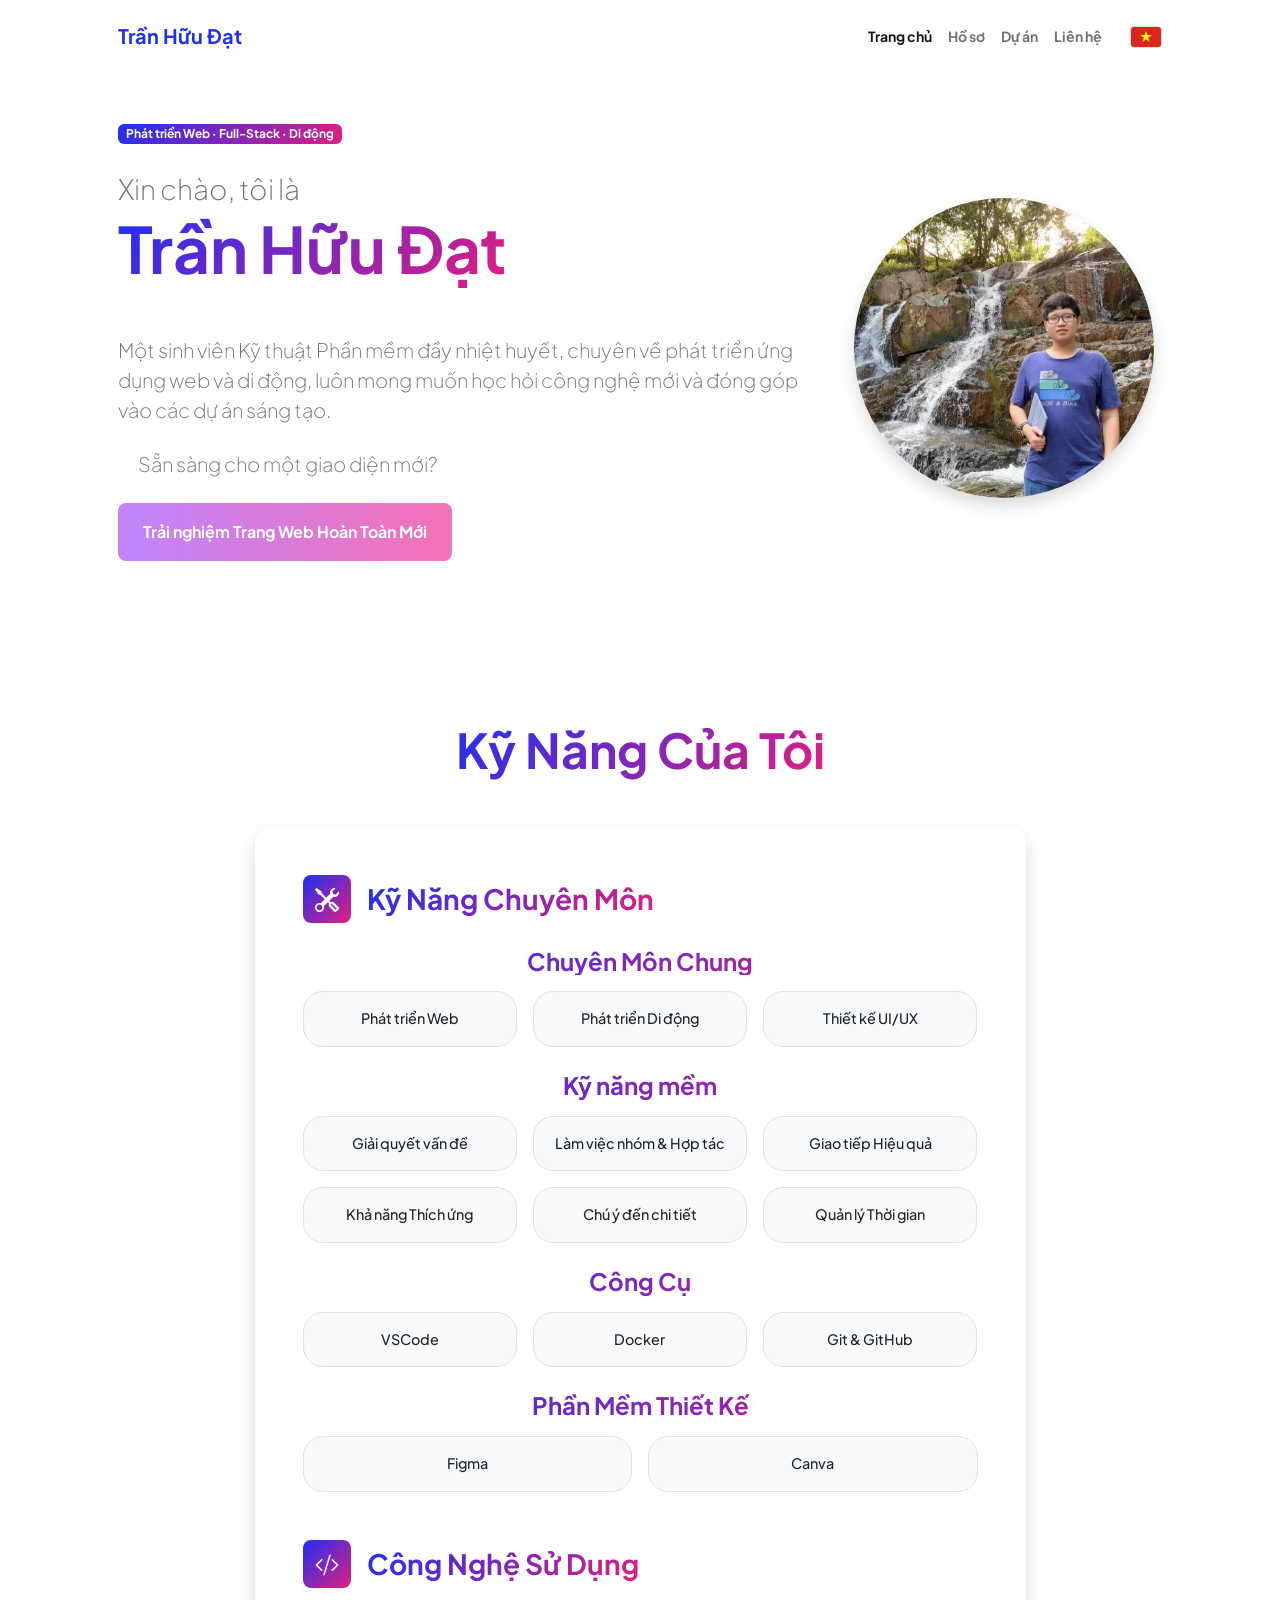
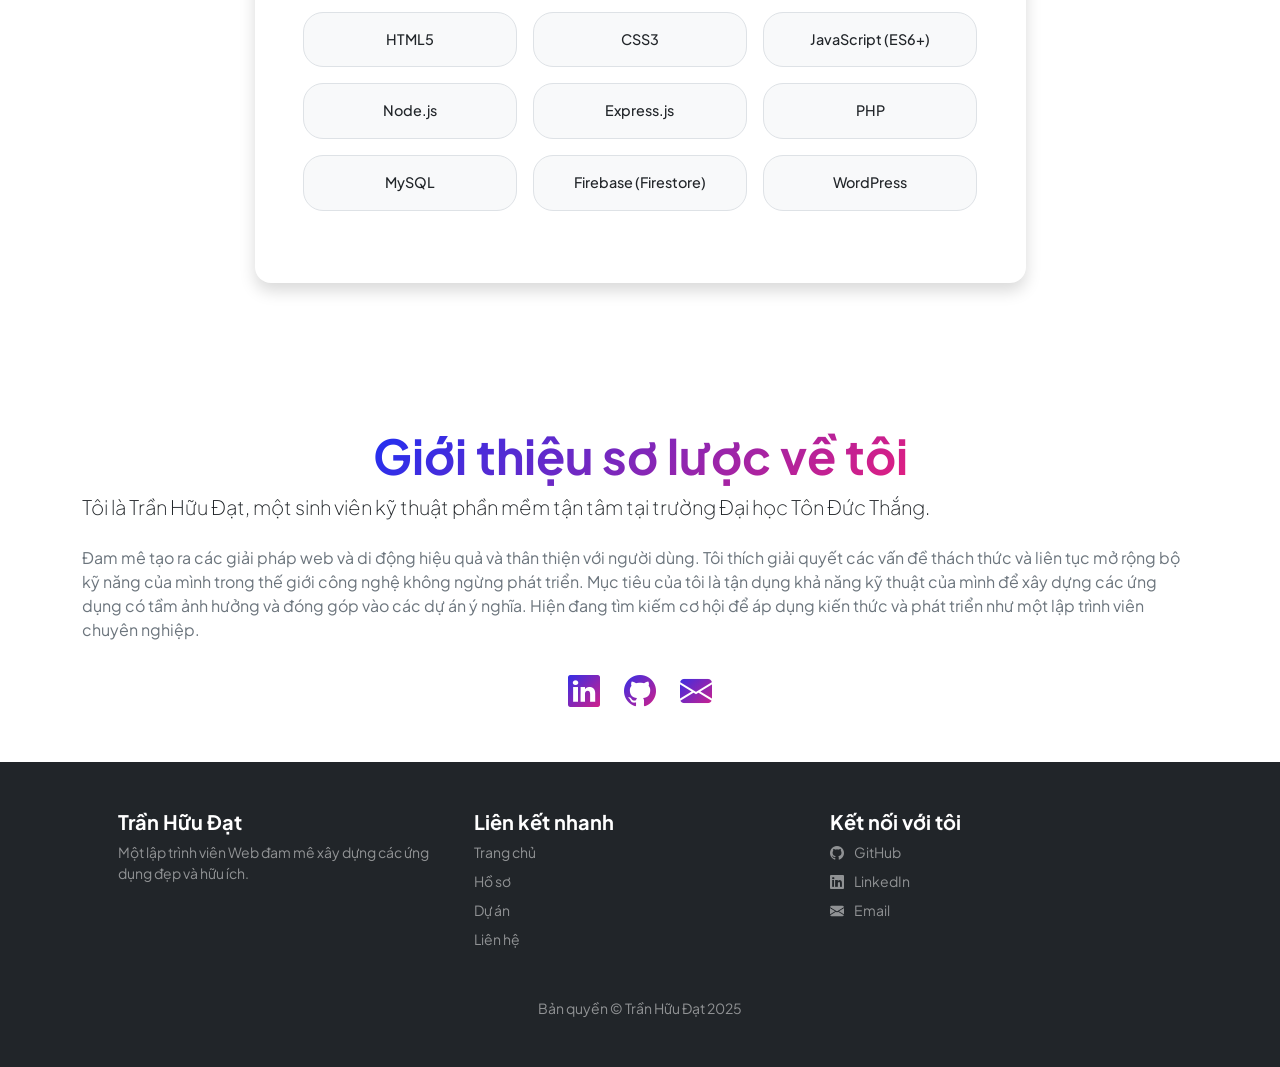
<file: index.html>
<!DOCTYPE html>
<html lang="vi">

<head>
    <meta charset="utf-8" />
    <meta name="viewport" content="width=device-width, initial-scale=1, shrink-to-fit=no" />
    <meta name="description" content="Portfolio cá nhân của Trần Hữu Đạt - Lập trình viên Web"
        data-translate-key="metaDescription" />
    <meta name="author" content="Trần Hữu Đạt" />
    <title>Trần Hữu Đạt - Portfolio Lập trình viên Web</title>
    <!-- Favicon-->
    <link rel="icon" type="image/png" href="assets/favicon.png" />
    <!-- Custom Google font-->
    <link rel="preconnect" href="https://fonts.googleapis.com" />
    <link rel="preconnect" href="https://fonts.gstatic.com" crossorigin />
    <link
        href="https://fonts.googleapis.com/css2?family=Plus+Jakarta+Sans:wght@100;200;300;400;500;600;700;800;900&display=swap"
        rel="stylesheet" />
    <!-- Bootstrap icons-->
    <link href="https://cdn.jsdelivr.net/npm/bootstrap-icons@1.8.1/font/bootstrap-icons.css" rel="stylesheet" />
    <!-- Core theme CSS (includes Bootstrap)-->
    <link href="css/styles.css" rel="stylesheet" />
    <link href="css/github.css" rel="stylesheet" />
    <!-- CSS cho Interactive Grid, Cursor và Language Switcher -->
    <style>
        body {
            cursor: none;
            position: relative;
        }

        a,
        button,
        input[type="submit"],
        .form-control {
            cursor: url('assets/hand_blue.png'), auto;
        }

        .interactive-grid-container {
            margin-bottom: 1.5rem;
        }

        .interactive-grid {
            display: grid;
            grid-template-columns: repeat(auto-fit, minmax(200px, 1fr));
            gap: 1rem;
            text-align: center;
        }

        .grid-item {
            background-color: #f8f9fa;
            padding: 1rem;
            border-radius: 20px;
            font-size: 0.9rem;
            font-weight: 500;
            cursor: default;
            position: relative;
            transition: transform 0.3s ease-in-out, box-shadow 0.3s ease-in-out;
            border: 1px solid #dee2e6;
        }

        .grid-item:hover {
            background-color: #d1ecf1;
            box-shadow: 0 0 15px rgba(13, 202, 240, 0.4);
            transform: scale(1.05);
            border-color: #0dcaf0;
            color: #0a58ca;
            cursor: none;
        }

        .cursor-element {
            position: fixed;
            display: flex;
            align-items: center;
            pointer-events: none;
            z-index: 1070;
            opacity: 0;
            transition: opacity 0.3s ease-in-out;
        }

        .cursor-element.visible {
            opacity: 1;
        }

        .cursor-element img {
            width: 28px;
            height: auto;
            margin-right: 8px;
        }

        .cursor-element .cursor-text {
            background-color: #0d6efd;
            color: white;
            padding: 6px 12px;
            border-radius: 20px;
            font-size: 0.95em;
            box-shadow: 0 3px 7px rgba(0, 0, 0, 0.15);
            font-weight: bold;
            opacity: 1;
            transition: opacity 0.3s ease-in-out;
        }

        .cursor-element .cursor-text.fade-out {
            opacity: 0;
        }

        .profile-img-custom {
            max-width: 300px;
            height: 300px;
            border-radius: 50%;
            box-shadow: 0 0.5rem 1rem rgba(0, 0, 0, 0.15);
        }

        /* === CSS CẬP NHẬT CHO NÚT CHUYỂN NGÔN NGỮ === */
        .language-switcher {
            position: relative;
            display: inline-block;
            margin-left: 20px;
        }

        .language-switcher .current-flag {
            cursor: pointer;
            /* Đổi con trỏ khi di vào cờ */
        }

        .language-switcher .current-flag img {
            width: 32px;
            border-radius: 4px;
            border: 1px solid #ddd;
        }

        .language-dropdown {
            display: none;
            /* Ẩn mặc định */
            position: absolute;
            top: 120%;
            right: 0;
            background-color: white;
            border-radius: 12px;
            box-shadow: 0 4px 15px rgba(0, 0, 0, 0.15);
            padding: 8px;
            z-index: 1100;
            width: 180px;
            border: 1px solid #eee;
            /* Thêm hiệu ứng chuyển động mượt mà */
            opacity: 0;
            transform: translateY(10px);
            transition: opacity 0.2s ease-in-out, transform 0.2s ease-in-out;
            pointer-events: none;
        }

        /* LỚP .show ĐỂ HIỂN THỊ DROPDOWN BẰNG JAVASCRIPT */
        .language-dropdown.show {
            display: block;
            opacity: 1;
            transform: translateY(0);
            pointer-events: auto;
        }

        /* Bỏ đi quy tắc :hover cũ */
        /* .language-switcher:hover .language-dropdown { display: block; } */

        .language-dropdown a {
            display: flex;
            align-items: center;
            padding: 10px 15px;
            text-decoration: none;
            color: #333;
            font-size: 1rem;
            font-weight: 500;
            border-radius: 8px;
            transition: background-color 0.2s ease;
        }

        .language-dropdown a:hover {
            background-color: #f0f2f5;
        }

        .language-dropdown img {
            width: 24px;
            margin-right: 12px;
            border-radius: 3px;
        }

        /* Thêm vào cuối file CSS của bạn */
        footer.bg-dark a.text-white-50 {
            transition: color 0.3s ease-in-out;
        }

        footer.bg-dark a.text-white-50:hover {
            color: #ffffff !important;
            /* Dùng !important để ghi đè bootstrap nếu cần */
            text-decoration: underline;
        }

        footer a {
            color: #adb5bd;
            /* Màu chữ liên kết trong footer */
            text-decoration: none;
        }

        .btn-new-gradient {
            background: linear-gradient(to right, var(--gradient-purple), var(--gradient-pink));
            color: white;
        }
    </style>
</head>

<body class="d-flex flex-column h-100">
    <!-- Nội dung HTML của bạn từ <body> đến <footer> giữ nguyên -->
    <main class="flex-shrink-0">
        <!-- Navigation-->
        <header-placeholder></header-placeholder>

        <!-- Header-->
        <!-- Header-->
        <header class="py-5">
            <div class="container px-5 pb-5">
                <div class="row gx-5 align-items-center">

                    <!-- === CỘT VĂN BẢN (ĐÃ SỬA) === -->
                    <!-- Thay đổi từ col-xxl-5 thành col-lg-8 để chiếm khoảng 70% -->
                    <div class="col-lg-8">
                        <!-- Header text content-->
                        <div class="text-center text-lg-start">
                            <div class="badge bg-gradient-primary-to-secondary text-white mb-4">
                                <div class="text-uppercaseminh" data-translate-key="headerBadge">Phát triển Web · Full-Stack
                                    · Di động</div>
                            </div>
                            <div class="fs-3 fw-light text-muted" data-translate-key="headerGreeting">Xin chào, tôi là
                            </div>
                            <h1 class="display-3 fw-bolder mb-5"><span class="text-gradient d-inline">Trần Hữu
                                    Đạt</span></h1>
                            <p class="lead fw-light text-muted mb-4" data-translate-key="headerDescription">Một sinh
                                viên Kỹ thuật Phần mềm đầy nhiệt huyết, chuyên về phát triển ứng dụng web và di động,
                                luôn mong muốn học hỏi công nghệ mới và đóng góp vào các dự án sáng tạo.</p>

                            <p class="lead fw-light text-muted mb-4" style="padding-left: 20px; font-weight: 700;" data-translate-key="ready"> Ready for a new look? </p>
                            <div class="d-grid gap-3 d-sm-flex justify-content-sm-center justify-content-lg-start mb-3">
                                <!-- Các nút 1 và 2 giữ nguyên -->
                                <!-- <a class="btn btn-primary btn-lg px-4 py-3 me-sm-3 fs-6 fw-bolder" href="resume.html"
                                    data-translate-key="btnMyResume">Hồ sơ của tôi</a>
                                <a class="btn btn-outline-dark btn-lg px-4 py-3 me-sm-3 fs-6 fw-bolder"
                                    href="projects.html" data-translate-key="btnMyProjects">Dự án của tôi</a> -->

                                <!-- SỬA NÚT THỨ BA -->
                                <!-- <a class="btn btn-outline-danger btn-lg px-4 py-3 fs-6 fw-bolder" href="animation.html"
                                    data-translate-key="btnAnimation">Trang hiệu ứng</a> -->

                                <!-- SỬA NÚT THỨ TƯ -->
                                <!-- Nút phiên bản mới (đã cập nhật) -->
                                <a class="btn btn-new-gradient btn-lg px-4 py-3 fs-6 fw-bolder" href="https://tranhuudat2004.github.io"
                                    data-translate-key="btnNewVersion">
                                    <span data-translate-key="btnNewVersionText">Explore the New Version</span>
                                </a>
                            </div>
                        </div>
                    </div>

                    <!-- === CỘT ẢNH (ĐÃ SỬA) === -->
                    <!-- Thay đổi từ col-xxl-4 thành col-lg-4 để chiếm khoảng 30% -->
                    <div class="col-lg-4">
                        <div class="d-flex justify-content-center mt-5 mt-lg-0">
                            <div>
                                <img class="profile-img-custom" src="assets/my_image.jpg"
                                    alt="Ảnh đại diện Trần Hữu Đạt" />
                            </div>
                        </div>
                    </div>

                </div>
            </div>
        </header>

        <!-- Page Content-->
        <div class="container px-5 my-5">
            <div class="text-center">
                <h1 class="display-5 fw-bolder mb-0"><span class="text-gradient d-inline"
                        data-translate-key="skillsTitle">Kỹ Năng Của Tôi</span></h1>
            </div>
            <div class="row gx-5 justify-content-center">
                <div class="col-lg-11 col-xl-9 col-xxl-8">
                    <div class="pb-5"></div>
                    <section>
                        <div class="card shadow border-0 rounded-4 mb-5">
                            <div class="card-body p-5">
                                <div class="mb-5">
                                    <div class="d-flex align-items-center mb-4">
                                        <div
                                            class="feature bg-primary bg-gradient-primary-to-secondary text-white rounded-3 me-3">
                                            <i class="bi bi-tools"></i>
                                        </div>
                                        <h3 class="fw-bolder mb-0"><span class="text-gradient d-inline"
                                                data-translate-key="proSkills">Kỹ Năng Chuyên Môn</span></h3>
                                    </div>
                                    <h4 class="fw-bolder my-3 text-center text-gradient"
                                        data-translate-key="generalExpertise">Chuyên Môn Chung</h4>
                                    <div class="interactive-grid-container mb-4">
                                        <div class="interactive-grid">
                                            <div class="grid-item" data-text="Công nghệ Web"
                                                data-translate-key="skillWebDev">Phát triển Web</div>
                                            <div class="grid-item" data-text="Nền tảng Di động"
                                                data-translate-key="skillMobileDev">Phát triển Di động</div>
                                            <div class="grid-item" data-text="Thiết kế giao diện người dùng"
                                                data-translate-key="skillUiUx">Thiết kế UI/UX</div>

                                        </div>
                                    </div>
                                    <h4 class="fw-bolder my-3 text-center text-gradient"
                                        data-translate-key="softSkills">Kĩ năng mềm</h4>
                                    <div class="interactive-grid-container mb-4">
                                        <div class="interactive-grid">
                                            <div class="grid-item" data-text="Giải quyết vấn đề"
                                                data-translate-key="skillProblemSolving">Giải quyết vấn đề</div>
                                            <div class="grid-item" data-text="Hợp tác nhóm"
                                                data-translate-key="skillTeamwork">Làm việc nhóm</div>
                                            <div class="grid-item" data-text="Effective Communication"
                                                data-translate-key="skillCommunication">Giao tiếp Hiệu quả</div>
                                            <div class="grid-item" data-text="Adaptability & Learning"
                                                data-translate-key="skillAdaptability">Khả năng Thích ứng</div>
                                            <div class="grid-item" data-text="Attention to Detail"
                                                data-translate-key="skillAttentionDetail">Chú ý đến Chi tiết</div>
                                            <div class="grid-item" data-text="Time Management"
                                                data-translate-key="skillTimeManagement">Quản lý Thời gian</div>
                                        </div>
                                    </div>
                                    <h4 class="fw-bolder my-3 text-center text-gradient"
                                        data-translate-key="toolsTitle">Công Cụ</h4>
                                    <div class="interactive-grid-container mb-4">
                                        <div class="interactive-grid">
                                            <div class="grid-item" data-text="IDE Phát triển">VSCode</div>
                                            <div class="grid-item" data-text="Containerization">Docker</div>
                                            <div class="grid-item" data-text="Quản lý phiên bản">Git & GitHub</div>
                                        </div>
                                    </div>
                                    <h4 class="fw-bolder my-3 text-center text-gradient"
                                        data-translate-key="designSoftware">Phần Mềm Thiết Kế</h4>
                                    <div class="interactive-grid-container">
                                        <div class="interactive-grid">
                                            <div class="grid-item" data-text="Tạo mẫu UI/UX">Figma</div>
                                            <div class="grid-item" data-text="Sáng tạo đồ họa">Canva</div>
                                        </div>
                                    </div>
                                </div>
                                <div class="mb-0">
                                    <div class="d-flex align-items-center mb-4">
                                        <div
                                            class="feature bg-primary bg-gradient-primary-to-secondary text-white rounded-3 me-3">
                                            <i class="bi bi-code-slash"></i>
                                        </div>
                                        <h3 class="fw-bolder mb-0"><span class="text-gradient d-inline"
                                                data-translate-key="techStack">Công Nghệ Sử Dụng</span></h3>
                                    </div>
                                    <div class="interactive-grid-container">
                                        <div class="interactive-grid">
                                            <div class="grid-item" data-text="Frontend">HTML5</div>
                                            <div class="grid-item" data-text="Styling">CSS3</div>
                                            <div class="grid-item" data-text="Scripting">JavaScript (ES6+)</div>
                                            <div class="grid-item" data-text="Backend">Node.js</div>
                                            <div class="grid-item" data-text="Framework">Express.js</div>
                                            <div class="grid-item" data-text="Backend">PHP</div>
                                            <div class="grid-item" data-text="Database">MySQL</div>
                                            <div class="grid-item" data-text="Database">Firebase (Firestore)</div>
                                            <div class="grid-item" data-text="CMS">WordPress</div>
                                        </div>
                                    </div>
                                </div>
                            </div>
                        </div>
                    </section>
                </div>
            </div>
        </div>
    </main>


    <!-- About Section-->
    <div class="container px-8">
        <div class="row gx-5 justify-content-center">
            <div class="col-xxl-8">
                <div class="my-5">
                    <h2 class="display-5 fw-bolder text-center"><span class="text-gradient d-inline"
                            data-translate-key="aboutMeTitle">Giới thiệu sơ lược về tôi</span></h2>
                    <p class="lead fw-light mb-4" data-translate-key="aboutMeIntro">Tôi là Trần Hữu Đạt, một sinh viên
                        kỹ thuật phần mềm tận tâm tại trường Đại học Tôn Đức Thắng.</p>
                    <p class="text-muted" data-translate-key="aboutMeDetails">Đam mê tạo ra các giải pháp web và di
                        động hiệu quả và thân thiện với người dùng. Tôi thích giải quyết các vấn đề thách thức và liên
                        tục mở rộng bộ kỹ năng của mình trong thế giới công nghệ không ngừng phát triển. Mục tiêu của
                        tôi là tận dụng khả năng kỹ thuật của mình để xây dựng các ứng dụng có tầm ảnh hưởng và đóng góp
                        vào các dự án ý nghĩa. Hiện đang tìm kiếm cơ hội để áp dụng kiến thức và phát triển như một lập
                        trình viên chuyên nghiệp.</p>
                    <div class="d-flex justify-content-center fs-2 gap-4 mt-4">
                        <a class="text-gradient" href="https://linkedin.com/in/tranhuudat2004" target="_blank"
                            rel="noopener noreferrer"><i class="bi bi-linkedin"></i></a>
                        <a class="text-gradient" href="https://github.com/TranHuuDat2004" target="_blank"
                            rel="noopener noreferrer"><i class="bi bi-github"></i></a>
                        <a class="text-gradient" href="mailto:huudat.peashooer@gmail.com"><i
                                class="bi bi-envelope-fill"></i></a>
                    </div>
                </div>
            </div>
        </div>
    </div>

    </main>

    <!-- Footer Chuyên nghiệp & Có Cấu trúc -->
    <footer-placeholder></footer-placeholder>

    <!-- Cursor Element HTML -->
    <div class="cursor-element">
        <img src="assets/cursor_blue.png" alt="Custom Cursor Icon">
        <span class="cursor-text">Hữu Đạt</span>
    </div>

    <!-- Bootstrap core JS-->
    <script src="https://cdn.jsdelivr.net/npm/bootstrap@5.2.3/dist/js/bootstrap.bundle.min.js"></script>
    <!-- Core theme JS-->
    <script src="js/scripts.js"></script>
    <script src="js/header.js"></script>
    <script src="js/footer.js"></script>
    <script src="js/main.js"></script>

</body>

</html>
</file>
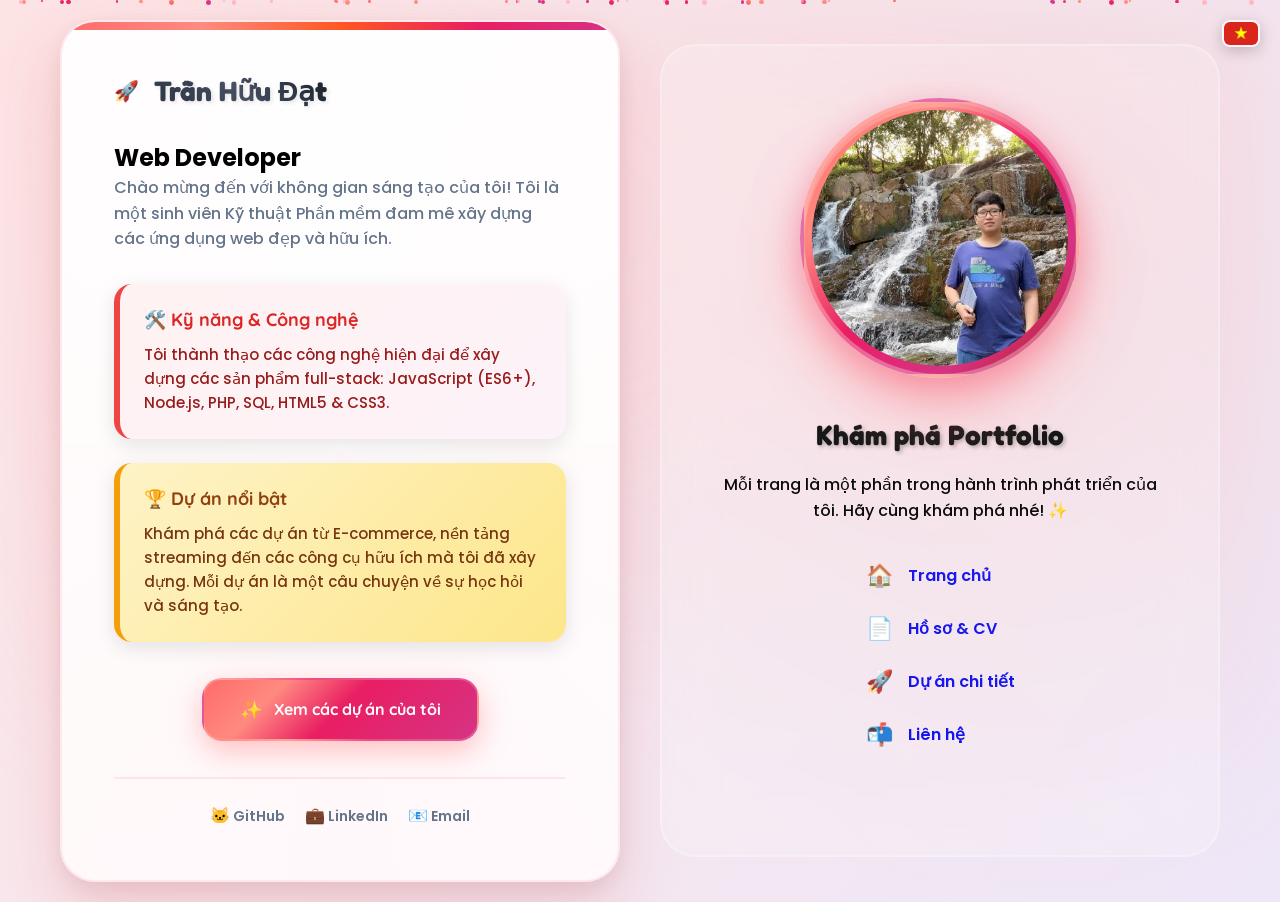
<file: animation.html>
<!DOCTYPE html>
<html lang="vi">

<head>
    <meta charset="UTF-8">
    <meta name="viewport" content="width=device-width, initial-scale=1.0">
    <!-- Thêm data-translate-key cho title -->
    <title data-translate-key="pageTitle">Trần Hữu Đạt - Web Developer Portfolio</title>
    <link rel="icon" type="image/png" href="assets/favicon.png" />
    <link rel="stylesheet" href="css/animation.css">
    <!-- Link đến Bootstrap Icons -->
    <link href="https://cdn.jsdelivr.net/npm/bootstrap-icons@1.8.1/font/bootstrap-icons.css" rel="stylesheet" />
</head>

<body>
    <!-- NÚT CHUYỂN NGÔN NGỮ ĐƯỢC THÊM VÀO ĐÂY -->
    <div class="language-switcher-container">
        <div class="language-switcher">
            <div class="current-flag">
                <img id="current-flag-img" src="assets/vn.png" alt="Current Language">
            </div>
            <div class="language-dropdown">
                <a href="#" class="lang-option" data-lang="en">
                    <img src="assets/en.png" alt="English Flag">
                    <span>English</span>
                </a>
                <a href="#" class="lang-option" data-lang="vi">
                    <img src="assets/vn.png" alt="Vietnamese Flag">
                    <span>Tiếng Việt</span>
                </a>
            </div>
        </div>
    </div>

    <div class="particles"></div>

    <div class="container">
        <div class="left-section">
            <div class="logo">
                <span class="animated-icon" style="font-size: 20px;">🚀</span>
                <h1>Trần Hữu Đạt</h1>
            </div>

            <h2 >Web Developer</h2>
            <p class="subtitle" data-translate-key="subtitle">Chào mừng đến với không gian sáng tạo của tôi! Tôi là một sinh viên Kỹ thuật Phần mềm đam mê xây dựng các ứng dụng web đẹp và hữu ích.</p>

            <div class="instruction">
                <h3><span class="animated-icon" style="font-size: 18px;">🛠️</span> <span data-translate-key="skillsTitle">Kỹ năng & Công nghệ</span></h3>
                <p data-translate-key="skillsDesc">Tôi thành thạo các công nghệ hiện đại để xây dựng các sản phẩm full-stack: JavaScript (ES6+), Node.js, PHP, SQL, HTML5 & CSS3.</p>
            </div>

            <div class="warning">
                <h3><span class="animated-icon" style="font-size: 18px;">🏆</span> <span data-translate-key="projectsTitle">Dự án nổi bật</span></h3>
                <p data-translate-key="projectsDesc">Khám phá các dự án từ E-commerce, nền tảng streaming đến các công cụ hữu ích mà tôi đã xây dựng. Mỗi dự án là một câu chuyện về sự học hỏi và sáng tạo.</p>
            </div>
            
            <div style="text-align: center; margin: 36px 0;">
                <a href="projects.html" class="btn btn-primary">
                    <span class="animated-icon" style="font-size: 18px;">✨</span>
                    <span data-translate-key="viewProjectsBtn">Xem các dự án của tôi</span>
                </a>
            </div>

            <div class="footer">
                <ul>
                    <li><a href="https://github.com/TranHuuDat2004" target="_blank" rel="noopener noreferrer" style="color: inherit; text-decoration: none;"><span class="animated-icon" style="font-size: 16px;">🐱</span> GitHub</a></li>
                    <li><a href="https://linkedin.com/in/tranhuudat2004" target="_blank" rel="noopener noreferrer" style="color: inherit; text-decoration: none;"><span class="animated-icon" style="font-size: 16px;">💼</span> LinkedIn</a></li>
                    <li><a href="mailto:tranhuudat.cv@gmail.com" style="color: inherit; text-decoration: none;"><span class="animated-icon" style="font-size: 16px;">📧</span> Email</a></li>
                </ul>
            </div>
        </div>

        <div class="right-section">
            <div class="anime-illustration">
                <img src="assets/my_image.jpg" alt="Trần Hữu Đạt" />
            </div>

            <h3 data-translate-key="exploreTitle">Khám phá Portfolio </h3>
            <p data-translate-key="exploreDesc">Mỗi trang là một phần trong hành trình phát triển của tôi. Hãy cùng khám phá nhé! ✨</p>

            <ul class="feature-list">
                <li><a href="index.html" style="text-decoration: none;  display: flex; align-items: center; gap: 15px;"><span style="font-size: 22px;" class="animated-icon">🏠</span><span data-translate-key="navHome">Trang chủ</span></a></li>
                <li><a href="resume.html" style="text-decoration: none;  display: flex; align-items: center; gap: 15px;"><span style="font-size: 22px;" class="animated-icon">📄</span><span data-translate-key="navResume">Hồ sơ & CV</span></a></li>
                <li><a href="projects.html" style="text-decoration: none;  display: flex; align-items: center; gap: 15px;"><span style="font-size: 22px;" class="animated-icon">🚀</span><span data-translate-key="navProjects">Dự án chi tiết</span></a></li>
                <li><a href="contact.html" style="text-decoration: none;  display: flex; align-items: center; gap: 15px;"><span style="font-size: 22px;" class="animated-icon">📬</span><span data-translate-key="navContact">Liên hệ</span></a></li>
            </ul>
        </div>
    </div>
    
    <script src="js/animation.js"></script>
</body>
</html>
</file>
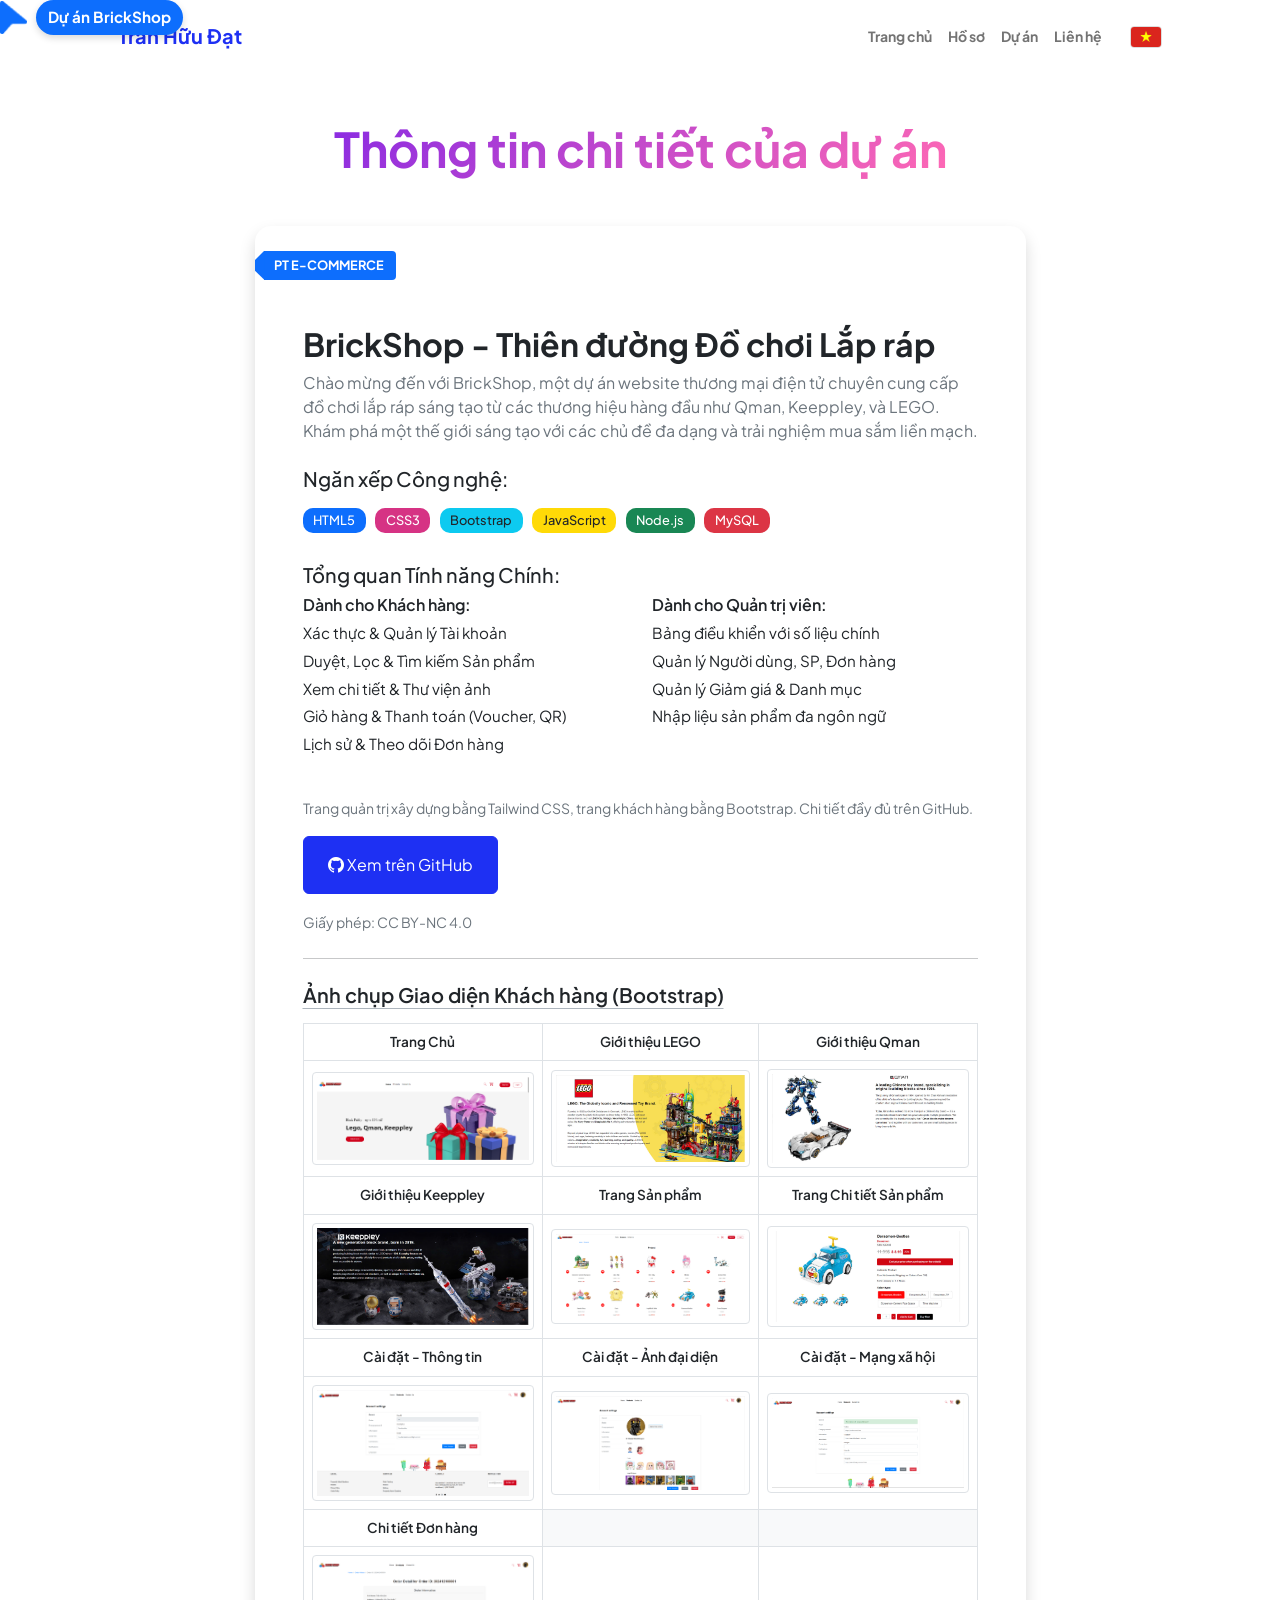
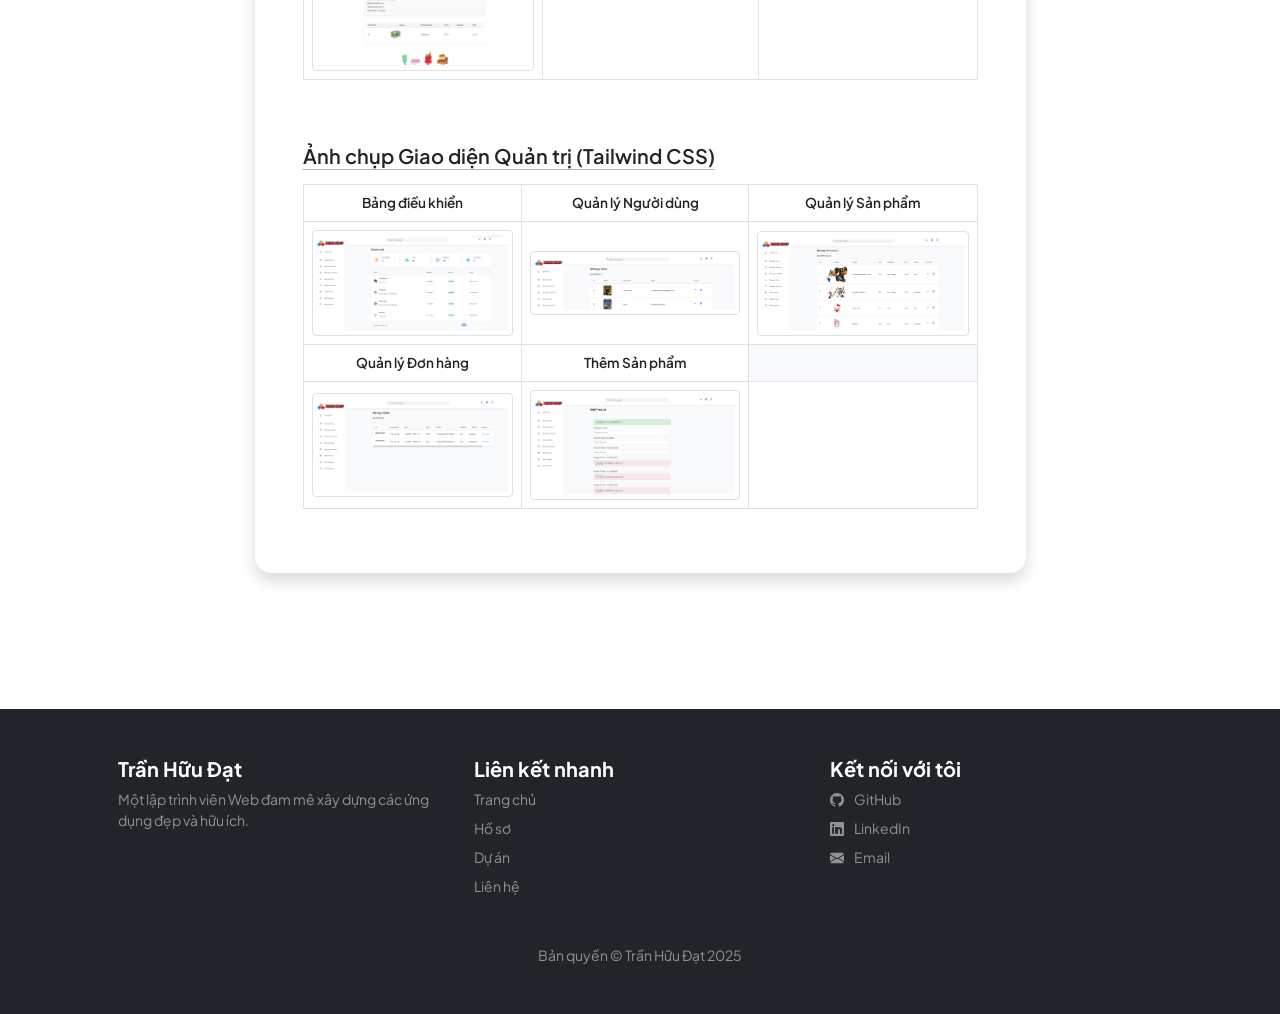
<file: brickshop.html>
<!DOCTYPE html>
<html lang="vi">

<head>

    <meta charset="utf-8" />
    <meta name="viewport" content="width=device-width, initial-scale=1, shrink-to-fit=no" />
    <meta name="description" content="Portfolio cá nhân của Trần Hữu Đạt - Lập trình viên Web"
        data-translate-key="metaDescription" />
    <meta name="author" content="Trần Hữu Đạt" />
    <title>Dự án: BrickShop - Trần Hữu Đạt</title>
    <!-- Favicon-->
    <link rel="icon" type="image/png" href="assets/favicon.png" />
    <!-- Fonts và Icons -->
    <link rel="preconnect" href="https://fonts.googleapis.com" />
    <link rel="preconnect" href="https://fonts.gstatic.com" crossorigin />
    <link
        href="https://fonts.googleapis.com/css2?family=Plus+Jakarta+Sans:wght@100;200;300;400;500;600;700;800;900&display=swap"
        rel="stylesheet" />
    <link href="https://cdn.jsdelivr.net/npm/bootstrap-icons@1.8.1/font/bootstrap-icons.css" rel="stylesheet" />
    <!-- Core CSS -->
    <link href="css/styles.css" rel="stylesheet" />
    <link href="css/github.css" rel="stylesheet" />

    <style>
        body {
            cursor: none;
            position: relative;
        }

        a,
        button,
        input[type="submit"],
        .form-control,
        .current-flag {
            cursor: url('assets/hand_blue.png'), auto;
        }

        .text-gradient-purple-pink {
            background: -webkit-linear-gradient(315deg, #8A2BE2 0%, #FF69B4 100%);
            -webkit-background-clip: text;
            background-clip: text;
            -webkit-text-fill-color: transparent;
        }

        .project-card {
            margin-bottom: 2.5rem;
            position: relative;
        }

        .project-category-tag-wrapper {
            position: absolute;
            top: 25px;
            left: -5px;
            z-index: 1;
            display: flex;
            align-items: stretch;
        }

        .project-category-tag-arrow {
            width: 15px;
            background-color: #0D6EFD;
            clip-path: polygon(100% 0%, 0% 50%, 100% 100%);
            margin-right: -1px;
        }

        .project-category-tag-text {
            background-color: #0D6EFD;
            color: white;
            padding: 7px 12px 7px 10px;
            font-size: 0.8rem;
            font-weight: bold;
            border-radius: 0 4px 4px 0;
            line-height: 1.2;
            text-transform: uppercase;
        }

        .tech-badge {
            margin-right: 0.4rem;
            margin-bottom: 0.4rem;
            font-size: 0.80em;
            padding: 0.4em 0.75em;
            border-radius: 10px;
            font-weight: 500;
            color: white;
            border: 1px solid transparent;
        }

        .tech-badge.html5 {
            background-color: #0D6EFD;
        }

        .tech-badge.css3 {
            background-color: #D63384;
        }

        .tech-badge.bootstrap {
            background-color: #0DCAF0;
            color: #212529;
        }

        .tech-badge.javascript {
            background-color: #FFDA07;
            color: #212529;
        }

        .tech-badge.nodejs {
            background-color: #198754;
        }

        .tech-badge.mysql {
            background-color: #DC3545;
        }

        .feature-list {
            padding-left: 0;
            font-size: 0.95rem;
        }

        .feature-list li {
            margin-bottom: 0.3rem;
        }

        .project-card .card-body {
            padding-top: 2.5rem !important;
        }

        .project-card-content-wrapper {
            padding-top: 35px;
        }

        .screenshot-table-header {
            background-color: #f8f9fa;
            font-weight: 600;
            font-size: 0.85rem;
            padding: 0.6rem 0.5rem;
        }

        .screenshot-table td {
            padding: 0.5rem;
            background-color: #fff;
        }

        .screenshot-img {
            border: 1px solid #dee2e6;
            border-radius: 0.25rem;
            padding: 0.25rem;
            max-width: 100%;
            height: auto;
        }

        .screenshot-table-header.visually-hidden-empty {
            background-color: #f8f9fa;
        }

        .screenshot-table td.visually-hidden-empty {
            background-color: #fff;
        }

        .underlined-heading {
            text-decoration: underline;
            text-decoration-color: #adb5bd;
            text-underline-offset: 5px;
            text-decoration-thickness: 1px;
        }

        /* CSS CHO NÚT CHUYỂN NGÔN NGỮ */
        .language-switcher {
            position: relative;
            display: inline-block;
            margin-left: 20px;
        }

        .language-switcher .current-flag img {
            width: 32px;
            border-radius: 4px;
            border: 1px solid #ddd;
        }

        .language-dropdown {
            display: none;
            position: absolute;
            top: 120%;
            right: 0;
            background-color: white;
            border-radius: 12px;
            box-shadow: 0 4px 15px rgba(0, 0, 0, 0.15);
            padding: 8px;
            z-index: 1100;
            width: 180px;
            border: 1px solid #eee;
            opacity: 0;
            transform: translateY(10px);
            transition: opacity 0.2s ease-in-out, transform 0.2s ease-in-out;
            pointer-events: none;
        }

        .language-dropdown.show {
            display: block;
            opacity: 1;
            transform: translateY(0);
            pointer-events: auto;
        }

        .language-dropdown a {
            display: flex;
            align-items: center;
            padding: 10px 15px;
            text-decoration: none;
            color: #333;
            font-size: 1rem;
            font-weight: 500;
            border-radius: 8px;
            transition: background-color 0.2s ease;
        }

        .language-dropdown a:hover {
            background-color: #f0f2f5;
        }

        .language-dropdown img {
            width: 24px;
            margin-right: 12px;
            border-radius: 3px;
        }

        /* Cursor styles */
        .cursor-element {
            position: fixed;
            display: flex;
            align-items: center;
            pointer-events: none;
            z-index: 1070;
            opacity: 0;
            transition: opacity 0.3s ease-in-out;
        }

        .cursor-element.visible {
            opacity: 1;
        }

        .cursor-element img {
            width: 28px;
            height: auto;
            margin-right: 8px;
        }

        .cursor-element .cursor-text {
            background-color: #0d6efd;
            color: white;
            padding: 6px 12px;
            border-radius: 20px;
            font-size: 0.95em;
            box-shadow: 0 3px 7px rgba(0, 0, 0, 0.15);
            font-weight: bold;
            opacity: 1;
            transition: opacity 0.3s ease-in-out;
        }

        .cursor-element .cursor-text.fade-out {
            opacity: 0;
        }

        /* Thêm vào cuối file CSS của bạn */
        footer.bg-dark a.text-white-50 {
            transition: color 0.3s ease-in-out;
        }

        footer.bg-dark a.text-white-50:hover {
            color: #ffffff !important;
            /* Dùng !important để ghi đè bootstrap nếu cần */
            text-decoration: underline;
        }

        footer a {
            color: #adb5bd;
            /* Màu chữ liên kết trong footer */
            text-decoration: none;
        }
    </style>

</head>

<body class="d-flex flex-column h-100">
    <main class="flex-shrink-0">
        <!-- Navigation-->
        <header-placeholder></header-placeholder>

        <!-- Project Details Section -->
        <section class="py-5">
            <div class="container px-5 mb-5">
                <div class="text-center mb-5">
                    <h1 class="display-5 fw-bolder mb-0"><span class="text-gradient-purple-pink d-inline"
                            data-translate-key="pageTitle">Thông tin chi tiết của dự án </span></h1>
                </div>
                <div class="row gx-5 justify-content-center">
                    <div class="col-lg-11 col-xl-9 col-xxl-8">
                        <!-- Project Card 1: BrickShop -->
                        <div class="card overflow-hidden shadow rounded-4 border-0 project-card">
                            <div class="project-category-tag-wrapper">
                                <div class="project-category-tag-arrow"></div>
                                <div class="project-category-tag-text" data-translate-key="brickshopCategory">PT
                                    E-commerce</div>
                            </div>
                            <div class="card-body p-4">
                                <div class="project-card-content-wrapper">
                                    <h2 class="fw-bolder" data-translate-key="brickshopTitle">BrickShop - Thiên đường Đồ
                                        chơi Lắp ráp <span role="img" aria-label="brick emoji">🧱</span></h2>
                                    <p class="text-muted" data-translate-key="brickshopDesc">Chào mừng đến với
                                        BrickShop, một dự án website thương mại điện tử chuyên cung cấp đồ chơi lắp ráp
                                        sáng tạo từ các thương hiệu hàng đầu như Qman, Keeppley, và LEGO. Khám phá một
                                        thế giới sáng tạo với các chủ đề đa dạng và trải nghiệm mua sắm liền mạch.</p>

                                    <h5 class="mt-4 mb-3" data-translate-key="techStackTitle">Ngăn xếp Công nghệ:</h5>
                                    <div class="mb-4">
                                        <span class="badge tech-badge html5">HTML5</span>
                                        <span class="badge tech-badge css3">CSS3</span>
                                        <span class="badge tech-badge bootstrap">Bootstrap</span>
                                        <span class="badge tech-badge javascript">JavaScript</span>
                                        <span class="badge tech-badge nodejs">Node.js</span>
                                        <span class="badge tech-badge mysql">MySQL</span>
                                    </div>

                                    <h5 class="mt-4" data-translate-key="featuresTitle">Tổng quan Tính năng Chính:</h5>
                                    <div class="row">
                                        <div class="col-md-6">
                                            <h6 class="fw-semibold" data-translate-key="featuresCustomers">Dành cho
                                                Khách hàng:</h6>
                                            <ul class="list-unstyled feature-list">
                                                <li data-translate-key="featureAuth"><i
                                                        class="bi bi-check-circle-fill text-primary me-2"></i>Xác thực &
                                                    Quản lý Tài khoản</li>
                                                <li data-translate-key="featureBrowse"><i
                                                        class="bi bi-check-circle-fill text-primary me-2"></i>Duyệt, Lọc
                                                    & Tìm kiếm Sản phẩm</li>
                                                <li data-translate-key="featureDetail"><i
                                                        class="bi bi-check-circle-fill text-primary me-2"></i>Xem chi
                                                    tiết & Thư viện ảnh</li>
                                                <li data-translate-key="featureCart"><i
                                                        class="bi bi-check-circle-fill text-primary me-2"></i>Giỏ hàng &
                                                    Thanh toán (Voucher, QR)</li>
                                                <li data-translate-key="featureHistory"><i
                                                        class="bi bi-check-circle-fill text-primary me-2"></i>Lịch sử &
                                                    Theo dõi Đơn hàng</li>
                                            </ul>
                                        </div>
                                        <div class="col-md-6">
                                            <h6 class="fw-semibold" data-translate-key="featuresAdmin">Dành cho Quản trị
                                                viên:</h6>
                                            <ul class="list-unstyled feature-list">
                                                <li data-translate-key="featureDashboard"><i
                                                        class="bi bi-check-circle-fill text-primary me-2"></i>Bảng điều
                                                    khiển với số liệu chính</li>
                                                <li data-translate-key="featureMgmt"><i
                                                        class="bi bi-check-circle-fill text-primary me-2"></i>Quản lý
                                                    Người dùng, SP, Đơn hàng</li>
                                                <li data-translate-key="featureCoupon"><i
                                                        class="bi bi-check-circle-fill text-primary me-2"></i>Quản lý
                                                    Giảm giá & Danh mục</li>
                                                <li data-translate-key="featureLang"><i
                                                        class="bi bi-check-circle-fill text-primary me-2"></i>Nhập liệu
                                                    sản phẩm đa ngôn ngữ</li>
                                            </ul>
                                        </div>
                                    </div>

                                    <p class="mt-4">
                                        <small class="text-muted" data-translate-key="techNote">Trang quản trị xây dựng
                                            bằng Tailwind CSS, trang khách hàng bằng Bootstrap. Chi tiết đầy đủ trên
                                            GitHub.</small>
                                    </p>
                                    <p class="mt-3">
                                        <a class="btn btn-primary px-4 py-3 me-2"
                                            href="https://github.com/TranHuuDat2004/BrickShop" target="_blank"
                                            rel="noopener noreferrer">
                                            <i class="bi bi-github"></i> <span data-translate-key="btnViewGithub">Xem
                                                trên GitHub</span>
                                        </a>
                                    </p>
                                    <p class="mt-3"><small class="text-muted" data-translate-key="licenseNote">Giấy
                                            phép: CC BY-NC 4.0</small></p>

                                    <hr class="my-4">
                                    <h5 class="mb-3 fw-semibold underlined-heading"
                                        data-translate-key="screenshotsTitle">Ảnh chụp Giao diện Khách hàng (Bootstrap)
                                    </h5>

                                    <div class="table-responsive mt-2">
                                        <table class="table table-bordered align-middle text-center screenshot-table">
                                            <tbody>
                                                <tr>
                                                    <th scope="col" class="screenshot-table-header"
                                                        data-translate-key="ssHeaderHome">Trang Chủ</th>
                                                    <th scope="col" class="screenshot-table-header"
                                                        data-translate-key="ssHeaderLego">Giới thiệu LEGO</th>
                                                    <th scope="col" class="screenshot-table-header"
                                                        data-translate-key="ssHeaderQman">Giới thiệu Qman</th>
                                                </tr>
                                                <tr>
                                                    <td><img src="assets/brickshop/homepage.png"
                                                            alt="BrickShop Home Page" class="img-fluid screenshot-img">
                                                    </td>
                                                    <td><img src="assets/brickshop/lego.png"
                                                            alt="BrickShop LEGO Introduction"
                                                            class="img-fluid screenshot-img"></td>
                                                    <td><img src="assets/brickshop/qman.png"
                                                            alt="BrickShop Qman Introduction"
                                                            class="img-fluid screenshot-img"></td>
                                                </tr>
                                                <tr>
                                                    <th scope="col" class="screenshot-table-header"
                                                        data-translate-key="ssHeaderKeeppley">Giới thiệu Keeppley</th>
                                                    <th scope="col" class="screenshot-table-header"
                                                        data-translate-key="ssHeaderProducts">Trang Sản phẩm</th>
                                                    <th scope="col" class="screenshot-table-header"
                                                        data-translate-key="ssHeaderDetail">Trang Chi tiết Sản phẩm</th>
                                                </tr>
                                                <tr>
                                                    <td><img src="assets/brickshop/keeppley.png"
                                                            alt="BrickShop Keeppley Introduction"
                                                            class="img-fluid screenshot-img"></td>
                                                    <td><img src="assets/brickshop/product.png"
                                                            alt="BrickShop Products Page"
                                                            class="img-fluid screenshot-img"></td>
                                                    <td><img src="assets/brickshop/product_detail.png"
                                                            alt="BrickShop Product Detail Page"
                                                            class="img-fluid screenshot-img"></td>
                                                </tr>
                                                <tr>
                                                    <th scope="col" class="screenshot-table-header"
                                                        data-translate-key="ssHeaderSetInfo">Cài đặt - Thông tin</th>
                                                    <th scope="col" class="screenshot-table-header"
                                                        data-translate-key="ssHeaderSetAvatar">Cài đặt - Ảnh đại diện
                                                    </th>
                                                    <th scope="col" class="screenshot-table-header"
                                                        data-translate-key="ssHeaderSetSocial">Cài đặt - Mạng xã hội
                                                    </th>
                                                </tr>
                                                <tr>
                                                    <td><img src="assets/brickshop/settings_profile.png"
                                                            alt="BrickShop Account Settings - Info"
                                                            class="img-fluid screenshot-img"></td>
                                                    <td><img src="assets/brickshop/settings_avatar.png"
                                                            alt="BrickShop Account Settings - Avatar"
                                                            class="img-fluid screenshot-img"></td>
                                                    <td><img src="assets/brickshop/settings_social.png"
                                                            alt="BrickShop Account Settings - Social Links"
                                                            class="img-fluid screenshot-img"></td>
                                                </tr>
                                                <tr>
                                                    <th scope="col" class="screenshot-table-header"
                                                        data-translate-key="ssHeaderOrderDetail">Chi tiết Đơn hàng</th>
                                                    <th scope="col"
                                                        class="screenshot-table-header visually-hidden-empty"></th>
                                                    <th scope="col"
                                                        class="screenshot-table-header visually-hidden-empty"></th>
                                                </tr>
                                                <tr>
                                                    <td><img src="assets/brickshop/order.png"
                                                            alt="BrickShop Order Detail"
                                                            class="img-fluid screenshot-img"></td>
                                                    <td class="visually-hidden-empty"></td>
                                                    <td class="visually-hidden-empty"></td>
                                                </tr>
                                            </tbody>
                                        </table>
                                        <!-- ... (Kết thúc bảng Giao diện Khách hàng ở trên) ... -->
                                    </div> <!-- Kết thúc div.table-responsive của bảng Khách hàng -->

                                    <!-- === BẢNG GIAO DIỆN ADMIN (TAILWIND CSS) === -->
                                    <h5 class="mb-3 mt-5 fw-semibold underlined-heading"
                                        data-translate-key="screenshotsAdminTitle">Ảnh chụp Giao diện Quản trị (Tailwind
                                        CSS)</h5>

                                    <div class="table-responsive mt-2">
                                        <table class="table table-bordered align-middle text-center screenshot-table">
                                            <tbody>
                                                <tr>
                                                    <th scope="col" class="screenshot-table-header"
                                                        data-translate-key="ssAdminHeaderDashboard">Dashboard</th>
                                                    <th scope="col" class="screenshot-table-header"
                                                        data-translate-key="ssAdminHeaderManageUsers">Quản lý Người dùng
                                                    </th>
                                                    <th scope="col" class="screenshot-table-header"
                                                        data-translate-key="ssAdminHeaderManageProducts">Quản lý Sản
                                                        phẩm</th>
                                                </tr>
                                                <tr>
                                                    <td><img src="assets/brickshop/admin_dashboard.png"
                                                            alt="BrickShop Admin Dashboard"
                                                            class="img-fluid screenshot-img"></td>
                                                    <td><img src="assets/brickshop/admin_manage_users.png"
                                                            alt="BrickShop Admin Manage Users"
                                                            class="img-fluid screenshot-img"></td>
                                                    <td><img src="assets/brickshop/admin_manage_products.png"
                                                            alt="BrickShop Admin Manage Products"
                                                            class="img-fluid screenshot-img"></td>
                                                </tr>
                                                <tr>
                                                    <th scope="col" class="screenshot-table-header"
                                                        data-translate-key="ssAdminHeaderManageOrders">Quản lý Đơn hàng
                                                    </th>
                                                    <th scope="col" class="screenshot-table-header"
                                                        data-translate-key="ssAdminHeaderAddProduct">Thêm Sản phẩm</th>
                                                    <th scope="col"
                                                        class="screenshot-table-header visually-hidden-empty"></th>
                                                    <!-- Ô trống nếu cần -->
                                                </tr>
                                                <tr>
                                                    <td><img src="assets/brickshop/admin_manage_orders.png"
                                                            alt="BrickShop Admin Manage Orders"
                                                            class="img-fluid screenshot-img"></td>
                                                    <td><img src="assets/brickshop/admin_add_product.png"
                                                            alt="BrickShop Admin Add Product"
                                                            class="img-fluid screenshot-img"></td>
                                                    <td class="visually-hidden-empty"></td> <!-- Ô trống nếu cần -->
                                                </tr>
                                                <!-- Bạn có thể thêm các hàng khác nếu có nhiều ảnh hơn -->
                                                <!-- Ví dụ:
                                                <tr>
                                                    <th scope="col" class="screenshot-table-header" data-translate-key="ssAdminHeaderManageComments">Quản lý Bình luận</th>
                                                    <th scope="col" class="screenshot-table-header visually-hidden-empty"></th>
                                                    <th scope="col" class="screenshot-table-header visually-hidden-empty"></th>
                                                </tr>
                                                <tr>
                                                    <td><img src="assets/brickshop/admin_manage_comments.png" alt="BrickShop Admin Manage Comments" class="img-fluid screenshot-img"></td>
                                                    <td class="visually-hidden-empty"></td>
                                                    <td class="visually-hidden-empty"></td>
                                                </tr>
                                                -->
                                            </tbody>
                                        </table>
                                    </div>
                                    <!-- === KẾT THÚC BẢNG GIAO DIỆN ADMIN === -->
                                </div>
                            </div>
                        </div>
                    </div>
                </div>
            </div>
        </section>
    </main>

    <!-- Footer Chuyên nghiệp & Có Cấu trúc -->
    <footer-placeholder></footer-placeholder>

    <div class="cursor-element">
        <img src="assets/cursor_blue.png" alt="Custom Cursor Icon">
        <span class="cursor-text">Huu Dat</span>
    </div>

    <script src="https://cdn.jsdelivr.net/npm/bootstrap@5.2.3/dist/js/bootstrap.bundle.min.js"></script>
    <script src="js/scripts.js"></script>
    <script src="js/header.js"></script>
    <script src="js/footer.js"></script>
    <script>
        document.addEventListener('DOMContentLoaded', () => {

            const translations = {
                "en": {
                    "metaDescription": "BrickShop Project Details by Tran Huu Dat - Web Developer",
                    "navHome": "Home", "navResume": "Resume", "navProjects": "Projects", "navContact": "Contact", // Sửa "Project" thành "Projects" cho nhất quán
                    "pageTitle": "Project Details",
                    "brickshopCategory": "E-commerce Dev",
                    "brickshopTitle": "BrickShop - Building Block Toy Paradise",
                    "brickshopDesc": "Welcome to BrickShop, an e-commerce website project dedicated to providing creative building block toys from leading brands like Qman, Keeppley, and LEGO. Explore a world of creativity with diverse themes and a seamless shopping experience.",
                    "techStackTitle": "Technology Stack:",
                    "featuresTitle": "Key Features Overview:",
                    "featuresCustomers": "For Customers:",
                    "featureAuth": "Authentication & Account Management",
                    "featureBrowse": "Product Browsing, Filtering & Search",
                    "featureDetail": "Detailed Product View & Gallery",
                    "featureCart": "Cart & Secure Checkout (Vouchers, QR)",
                    "featureHistory": "Order History & Tracking",
                    "featuresAdmin": "For Administrators:",
                    "featureDashboard": "Dashboard with Key Metrics",
                    "featureMgmt": "User, Product, Order Management",
                    "featureCoupon": "Discount/Coupon & Category Mgmt",
                    "featureLang": "Multi-language Product Input",
                    "techNote": "Admin panel built with Tailwind CSS, customer site with Bootstrap. Full details on GitHub.",
                    "btnViewGithub": "View on GitHub",
                    "licenseNote": "License: CC BY-NC 4.0",
                    "screenshotsTitle": "Customer Interface (Bootstrap) Screenshots",
                    "screenshotsNote": "Note: Ensure screenshot images are placed in <code>assets/brickshop/</code> directory with correct names.",
                    "ssHeaderHome": "Home Page", "ssHeaderLego": "LEGO Introduction", "ssHeaderQman": "Qman Introduction",
                    "ssHeaderKeeppley": "Keeppley Introduction", "ssHeaderProducts": "Products Page", "ssHeaderDetail": "Product Detail Page",
                    "ssHeaderSetInfo": "Account Settings - Info", "ssHeaderSetAvatar": "Account Settings - Avatar", "ssHeaderSetSocial": "Account Settings - Social Links",
                    "ssHeaderOrderDetail": "Order Detail",
                    // === KEY DỊCH MỚI CHO ADMIN SCREENSHOTS ===
                    "screenshotsAdminTitle": "Admin Interface (Tailwind CSS) Screenshots",
                    "ssAdminHeaderDashboard": "Dashboard",
                    "ssAdminHeaderManageUsers": "Manage Users",
                    "ssAdminHeaderManageProducts": "Manage Products",
                    "ssAdminHeaderManageOrders": "Manage Orders",
                    "ssAdminHeaderAddProduct": "Add Product",
                    "ssAdminHeaderManageComments": "Manage Comments", // Thêm nếu bạn có ảnh này

                    // --- CÁC KEY MỚI CHO FOOTER ---
                    "footerTagline": "A passionate Web Developer dedicated to building beautiful and useful applications.",
                    "footerQuickLinks": "Quick Links",
                    "footerConnect": "Connect with Me",
                    "footerCopyright": "Copyright © Tran Huu Dat 2025"
                },
                "vi": {
                    "metaDescription": "Chi tiết dự án BrickShop của Trần Hữu Đạt - Lập trình viên Web",
                    "navHome": "Trang chủ", "navResume": "Hồ sơ", "navProjects": "Dự án", "navContact": "Liên hệ",
                    "pageTitle": "Thông tin chi tiết của dự án", // Bỏ một khoảng trắng thừa ở cuối
                    "brickshopCategory": "PT E-commerce",
                    "brickshopTitle": "BrickShop - Thiên đường Đồ chơi Lắp ráp",
                    "brickshopDesc": "Chào mừng đến với BrickShop, một dự án website thương mại điện tử chuyên cung cấp đồ chơi lắp ráp sáng tạo từ các thương hiệu hàng đầu như Qman, Keeppley, và LEGO. Khám phá một thế giới sáng tạo với các chủ đề đa dạng và trải nghiệm mua sắm liền mạch.",
                    "techStackTitle": "Ngăn xếp Công nghệ:",
                    "featuresTitle": "Tổng quan Tính năng Chính:",
                    "featuresCustomers": "Dành cho Khách hàng:",
                    "featureAuth": "Xác thực & Quản lý Tài khoản",
                    "featureBrowse": "Duyệt, Lọc & Tìm kiếm Sản phẩm",
                    "featureDetail": "Xem chi tiết & Thư viện ảnh",
                    "featureCart": "Giỏ hàng & Thanh toán (Voucher, QR)",
                    "featureHistory": "Lịch sử & Theo dõi Đơn hàng",
                    "featuresAdmin": "Dành cho Quản trị viên:",
                    "featureDashboard": "Bảng điều khiển với số liệu chính",
                    "featureMgmt": "Quản lý Người dùng, SP, Đơn hàng",
                    "featureCoupon": "Quản lý Giảm giá & Danh mục",
                    "featureLang": "Nhập liệu sản phẩm đa ngôn ngữ",
                    "techNote": "Trang quản trị xây dựng bằng Tailwind CSS, trang khách hàng bằng Bootstrap. Chi tiết đầy đủ trên GitHub.",
                    "btnViewGithub": "Xem trên GitHub",
                    "licenseNote": "Giấy phép: CC BY-NC 4.0",
                    "screenshotsTitle": "Ảnh chụp Giao diện Khách hàng (Bootstrap)",
                    "screenshotsNote": "Lưu ý: Đảm bảo các tệp ảnh chụp màn hình được đặt trong thư mục <code>assets/brickshop/</code> với tên chính xác.",
                    "ssHeaderHome": "Trang Chủ", "ssHeaderLego": "Giới thiệu LEGO", "ssHeaderQman": "Giới thiệu Qman",
                    "ssHeaderKeeppley": "Giới thiệu Keeppley", "ssHeaderProducts": "Trang Sản phẩm", "ssHeaderDetail": "Trang Chi tiết Sản phẩm",
                    "ssHeaderSetInfo": "Cài đặt - Thông tin", "ssHeaderSetAvatar": "Cài đặt - Ảnh đại diện", "ssHeaderSetSocial": "Cài đặt - Mạng xã hội",
                    "ssHeaderOrderDetail": "Chi tiết Đơn hàng",
                    // === KEY DỊCH MỚI CHO ADMIN SCREENSHOTS ===
                    "screenshotsAdminTitle": "Ảnh chụp Giao diện Quản trị (Tailwind CSS)",
                    "ssAdminHeaderDashboard": "Bảng điều khiển",
                    "ssAdminHeaderManageUsers": "Quản lý Người dùng",
                    "ssAdminHeaderManageProducts": "Quản lý Sản phẩm",
                    "ssAdminHeaderManageOrders": "Quản lý Đơn hàng",
                    "ssAdminHeaderAddProduct": "Thêm Sản phẩm",
                    "ssAdminHeaderManageComments": "Quản lý Bình luận", // Thêm nếu bạn có ảnh này

                    // --- CÁC KEY MỚI CHO FOOTER ---
                    "footerTagline": "Một lập trình viên Web đam mê xây dựng các ứng dụng đẹp và hữu ích.",
                    "footerQuickLinks": "Liên kết nhanh",
                    "footerConnect": "Kết nối với tôi",
                    "footerCopyright": "Bản quyền © Trần Hữu Đạt 2025"
                }
            };

            const languageSwitcher = document.querySelector('.language-switcher');
            const currentFlag = languageSwitcher.querySelector('.current-flag');
            const languageDropdown = languageSwitcher.querySelector('.language-dropdown');

            const setLanguage = (lang) => {
                document.querySelectorAll('[data-translate-key]').forEach(element => {
                    const key = element.getAttribute('data-translate-key');
                    if (translations[lang] && translations[lang][key]) {
                        if (element.tagName === 'META') {
                            element.setAttribute('content', translations[lang][key]);
                        } else {
                            element.innerHTML = translations[lang][key];
                        }
                    }
                });
                document.documentElement.lang = lang;
                const flagImg = document.getElementById('current-flag-img');
                flagImg.src = lang === 'en' ? 'assets/en.png' : 'assets/vn.png';
                flagImg.alt = lang === 'en' ? 'English' : 'Tiếng Việt';
                localStorage.setItem('language', lang);
            };

            currentFlag.addEventListener('click', (event) => {
                event.stopPropagation();
                languageDropdown.classList.toggle('show');
            });

            window.addEventListener('click', () => {
                if (languageDropdown.classList.contains('show')) {
                    languageDropdown.classList.remove('show');
                }
            });

            document.querySelectorAll('.lang-option').forEach(item => {
                item.addEventListener('click', (event) => {
                    event.preventDefault();
                    const selectedLang = item.getAttribute('data-lang');
                    setLanguage(selectedLang);
                    languageDropdown.classList.remove('show');
                });
            });

            const savedLang = localStorage.getItem('language') || 'vi';
            setLanguage(savedLang);

            // --- LOGIC CON TRỎ TÙY CHỈNH ---
            const cursorElement = document.querySelector('.cursor-element');
            if (cursorElement) {
                const cursorTextElement = cursorElement.querySelector('.cursor-text');
                const autoTextsEN = ["BrickShop Project", "E-commerce Case Study", "Built with Node.js", "Explore the features!"];
                const autoTextsVI = ["Dự án BrickShop", "Case Study E-commerce", "Xây dựng bằng Node.js", "Khám phá các tính năng!"];
                let autoTextCurrentIndex = 0;
                let isCustomCursorActive = true;

                function updateCursorPosition(x, y) {
                    if (!isCustomCursorActive) return;
                    cursorElement.style.left = x + 'px';
                    cursorElement.style.top = y + 'px';
                }

                function changeCursorTextWithFade(newText) {
                    if (!cursorTextElement || cursorTextElement.isTextFading || cursorTextElement.textContent === newText) return;
                    cursorTextElement.isTextFading = true;
                    cursorTextElement.classList.add('fade-out');
                    setTimeout(() => {
                        cursorTextElement.textContent = newText;
                        cursorTextElement.classList.remove('fade-out');
                        cursorTextElement.isTextFading = false;
                    }, 300);
                }

                function updateAutoCursorText() {
                    if (!isCustomCursorActive) return;
                    const currentLang = localStorage.getItem('language') || 'vi';
                    const textsToUse = (currentLang === 'en') ? autoTextsEN : autoTextsVI;
                    const newTextToShow = textsToUse[autoTextCurrentIndex];
                    autoTextCurrentIndex = (autoTextCurrentIndex + 1) % textsToUse.length;
                    changeCursorTextWithFade(newTextToShow);
                }

                function showCustomCursor() {
                    isCustomCursorActive = true;
                    cursorElement.classList.add('visible');
                }
                function hideCustomCursor() {
                    isCustomCursorActive = false;
                    cursorElement.classList.remove('visible');
                }

                document.addEventListener('mousemove', (e) => {
                    updateCursorPosition(e.clientX, e.clientY);
                    if (isCustomCursorActive && !cursorElement.classList.contains('visible')) {
                        showCustomCursor();
                    }
                });

                const interactiveElements = document.querySelectorAll('a, button, input, .form-control, .current-flag');
                interactiveElements.forEach(el => {
                    el.addEventListener('mouseenter', hideCustomCursor);
                    el.addEventListener('mouseleave', (e) => {
                        updateCursorPosition(e.clientX, e.clientY);
                        showCustomCursor();
                    });
                });

                updateAutoCursorText();
                setInterval(updateAutoCursorText, 3000);

                setTimeout(showCustomCursor, 100);
            }
        });
    </script>
</body>

</html>
</file>
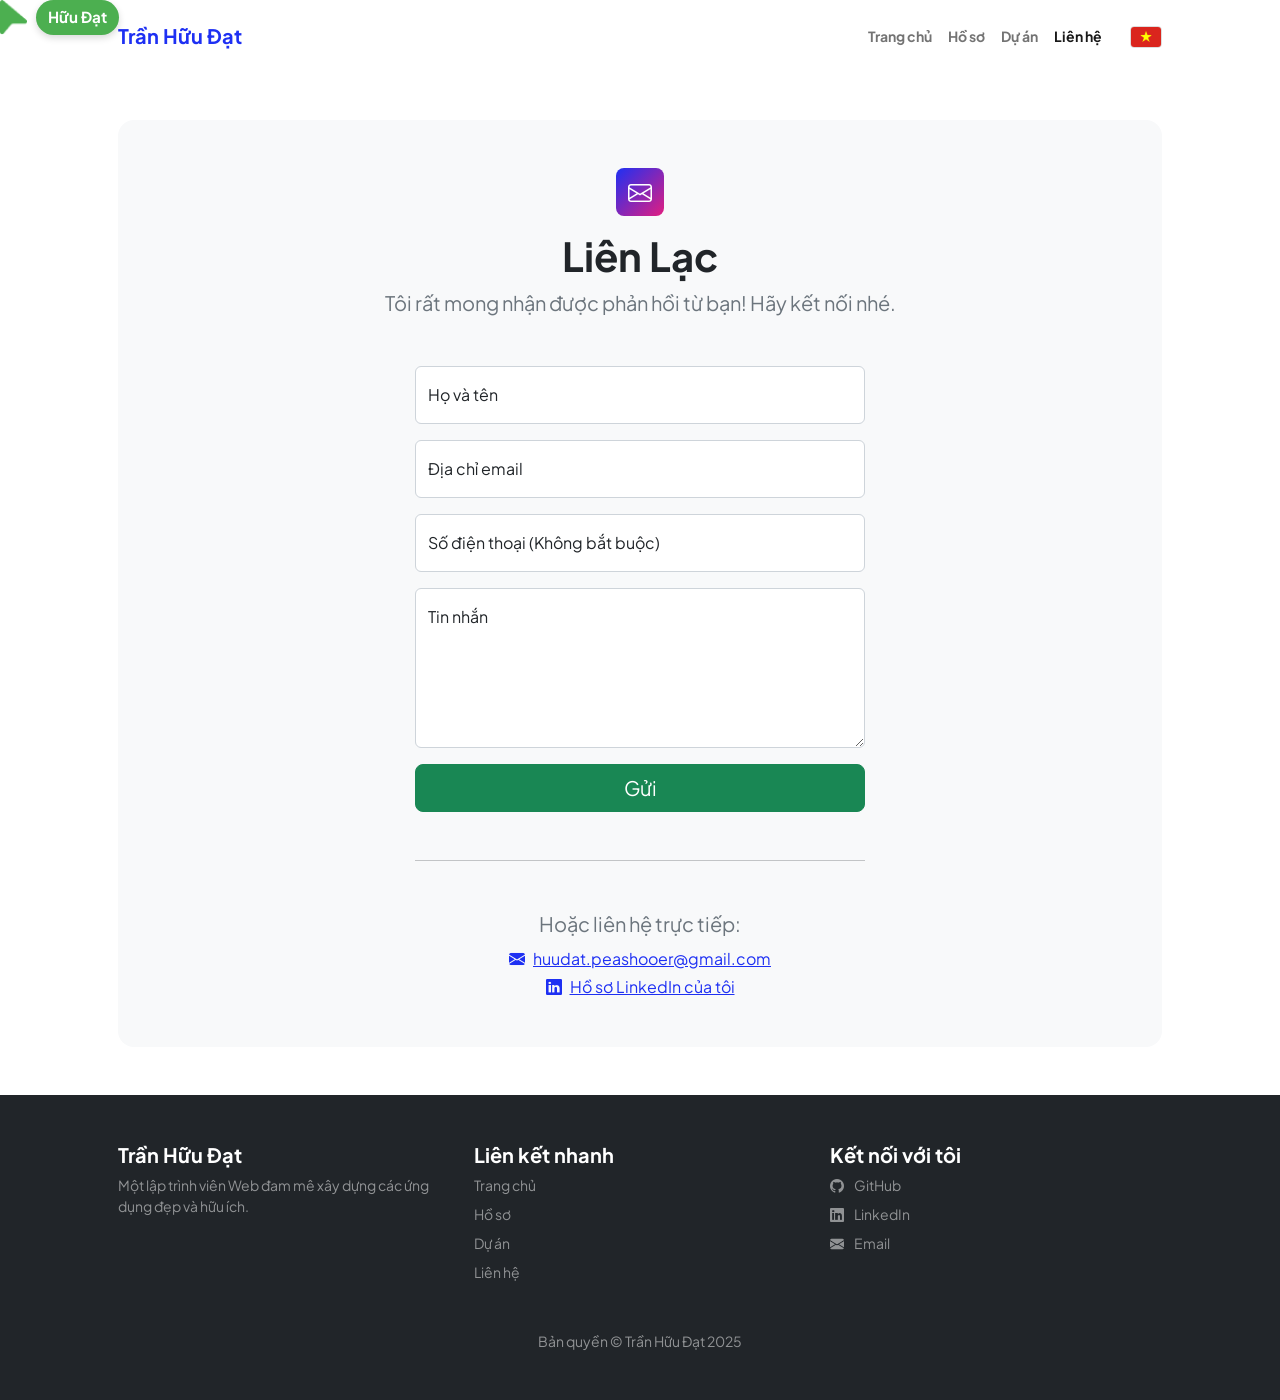
<file: contact.html>
<!DOCTYPE html>
<html lang="vi">

<head>
    <meta charset="utf-8" />
    <meta name="viewport" content="width=device-width, initial-scale=1, shrink-to-fit=no" />
    <meta name="description" content="Liên hệ với Trần Hữu Đạt để hợp tác hoặc hỏi đáp."
        data-translate-key="metaDescription" />
    <meta name="author" content="Trần Hữu Đạt" />
    <title>Liên hệ - Trần Hữu Đạt</title>

    <link rel="preconnect" href="https://fonts.googleapis.com" />
    <link rel="preconnect" href="https://fonts.gstatic.com" crossorigin />
    <link
        href="https://fonts.googleapis.com/css2?family=Plus+Jakarta+Sans:wght@100;200;300;400;500;600;700;800;900&display=swap"
        rel="stylesheet" />
    <link href="https://cdn.jsdelivr.net/npm/bootstrap-icons@1.8.1/font/bootstrap-icons.css" rel="stylesheet" />
    <link href="css/styles.css" rel="stylesheet" />
    <link rel="icon" type="image/png" href="assets/favicon.png" />

    <style>
        body {
            cursor: none;
            position: relative;
        }

        a,
        button,
        input[type="submit"],
        .form-control,
        .current-flag {
            cursor: url('assets/hand.png'), auto;
        }

        /* CSS CHO NÚT CHUYỂN NGÔN NGỮ */
        .language-switcher {
            position: relative;
            display: inline-block;
            margin-left: 20px;
        }

        .language-switcher .current-flag img {
            width: 32px;
            border-radius: 4px;
            border: 1px solid #ddd;
        }

        .language-dropdown {
            display: none;
            position: absolute;
            top: 120%;
            right: 0;
            background-color: white;
            border-radius: 12px;
            box-shadow: 0 4px 15px rgba(0, 0, 0, 0.15);
            padding: 8px;
            z-index: 1100;
            width: 180px;
            border: 1px solid #eee;
            opacity: 0;
            transform: translateY(10px);
            transition: opacity 0.2s ease-in-out, transform 0.2s ease-in-out;
            pointer-events: none;
        }

        .language-dropdown.show {
            display: block;
            opacity: 1;
            transform: translateY(0);
            pointer-events: auto;
        }

        .language-dropdown a {
            display: flex;
            align-items: center;
            padding: 10px 15px;
            text-decoration: none;
            color: #333;
            font-size: 1rem;
            font-weight: 500;
            border-radius: 8px;
            transition: background-color 0.2s ease;
        }

        .language-dropdown a:hover {
            background-color: #f0f2f5;
        }

        .language-dropdown img {
            width: 24px;
            margin-right: 12px;
            border-radius: 3px;
        }

        /* CSS CHO CON TRỎ TÙY CHỈNH */
        .cursor-element {
            position: fixed;
            display: flex;
            align-items: center;
            pointer-events: none;
            z-index: 1070;
            opacity: 0;
            transition: opacity 0.2s ease-in-out;
        }

        .cursor-element.visible {
            opacity: 1;
        }

        .cursor-element img {
            width: 28px;
            height: auto;
            margin-right: 8px;
        }

        .cursor-element .cursor-text {
            background-color: #4CAF50;
            color: white;
            padding: 6px 12px;
            border-radius: 20px;
            font-size: 0.95em;
            box-shadow: 0 3px 7px rgba(0, 0, 0, 0.15);
            font-weight: bold;
            opacity: 1;
            transition: opacity 0.2s ease-in-out;
        }

        .cursor-element .cursor-text.fade-out {
            opacity: 0;
        }

        /* Thêm vào cuối file CSS của bạn */
        footer.bg-dark a.text-white-50 {
            transition: color 0.3s ease-in-out;
        }

        footer.bg-dark a.text-white-50:hover {
            color: #ffffff !important;
            /* Dùng !important để ghi đè bootstrap nếu cần */
            text-decoration: underline;
        }

        footer a {
            color: #adb5bd;
            /* Màu chữ liên kết trong footer */
            text-decoration: none;
        }
    </style>
</head>

<body class="d-flex flex-column">
    <main class="flex-shrink-0">
        <!-- Navigation-->
        <header-placeholder></header-placeholder>

        <!-- Page content-->
        <section class="py-5">
            <div class="container px-5">
                <div class="bg-light rounded-4 py-5 px-4 px-md-5">
                    <div class="text-center mb-5">
                        <div class="feature bg-primary bg-gradient-primary-to-secondary text-white rounded-3 mb-3"><i
                                class="bi bi-envelope"></i></div>
                        <h1 class="fw-bolder" data-translate-key="contactTitle">Liên Lạc</h1>
                        <p class="lead fw-normal text-muted mb-0" data-translate-key="contactSubtitle">Tôi rất mong nhận
                            được phản hồi từ bạn! Hãy kết nối nhé.</p>
                    </div>
                    <div class="row gx-5 justify-content-center">
                        <div class="col-lg-8 col-xl-6">
                            <form id="contactForm" action="https://formspree.io/f/xpwozknb" method="POST">
                                <div class="form-floating mb-3">
                                    <input class="form-control" id="name" name="name" type="text" placeholder="Nhập tên của bạn..." />
                                    <label for="name" data-translate-key="formName">Họ và tên</label>
                                </div>
                                <div class="form-floating mb-3">
                                    <input class="form-control" id="email" name="_replyto" type="email" placeholder="name@example.com" />
                                    <label for="email" data-translate-key="formEmail">Địa chỉ email</label>
                                </div>
                                <div class="form-floating mb-3">
                                    <input class="form-control" id="phone" name="phone" type="tel" placeholder="(123) 456-7890" />
                                    <label for="phone" data-translate-key="formPhone">Số điện thoại (Không bắt
                                        buộc)</label>
                                </div>
                                <div class="form-floating mb-3">
                                    <textarea class="form-control" id="message" name="message" placeholder="Nhập tin nhắn của bạn ở đây..." style="height: 10rem"></textarea>
                                    <label for="message" data-translate-key="formMessage">Tin nhắn</label>
                                </div>

                                <div class="d-grid"><button class="btn btn-success btn-lg" id="submitButton"
                                        type="submit" data-translate-key="formSubmitButton">Gửi</button></div>
                            </form>
                            <hr class="my-5">
                            <div class="text-center">
                                <p class="lead fw-normal text-muted mb-2" data-translate-key="directContact">Hoặc liên
                                    hệ trực tiếp:</p>
                                <p class="mb-1"><i class="bi bi-envelope-fill text-primary me-2"></i><a
                                        href="mailto:huudat.peashooer@gmail.com">huudat.peashooer@gmail.com</a></p>
                                <p class="mb-0">
                                    <i class="bi bi-linkedin text-primary me-2"></i><a
                                        href="https://linkedin.com/in/tranhuudat2004" target="_blank"
                                        rel="noopener noreferrer" data-translate-key="linkedinProfile">Hồ sơ LinkedIn
                                        của tôi</a>
                                </p>
                            </div>
                        </div>
                    </div>
                </div>
            </div>
        </section>
    </main>
<!-- Footer Chuyên nghiệp & Có Cấu trúc -->
    <footer-placeholder></footer-placeholder>


    <div class="cursor-element">
        <img src="assets/cursor.png" alt="Custom Cursor Icon">
        <span class="cursor-text" data-translate-key="cursorText">Hữu Đạt</span>
    </div>

    <script src="https://cdn.jsdelivr.net/npm/bootstrap@5.2.3/dist/js/bootstrap.bundle.min.js"></script>
    <!-- Core theme JS-->
    <script src="js/scripts.js"></script>
    <script src="js/header.js"></script>
    <script src="js/footer.js"></script>
    <script src="js/main.js"></script>
</body>

</html>
</file>
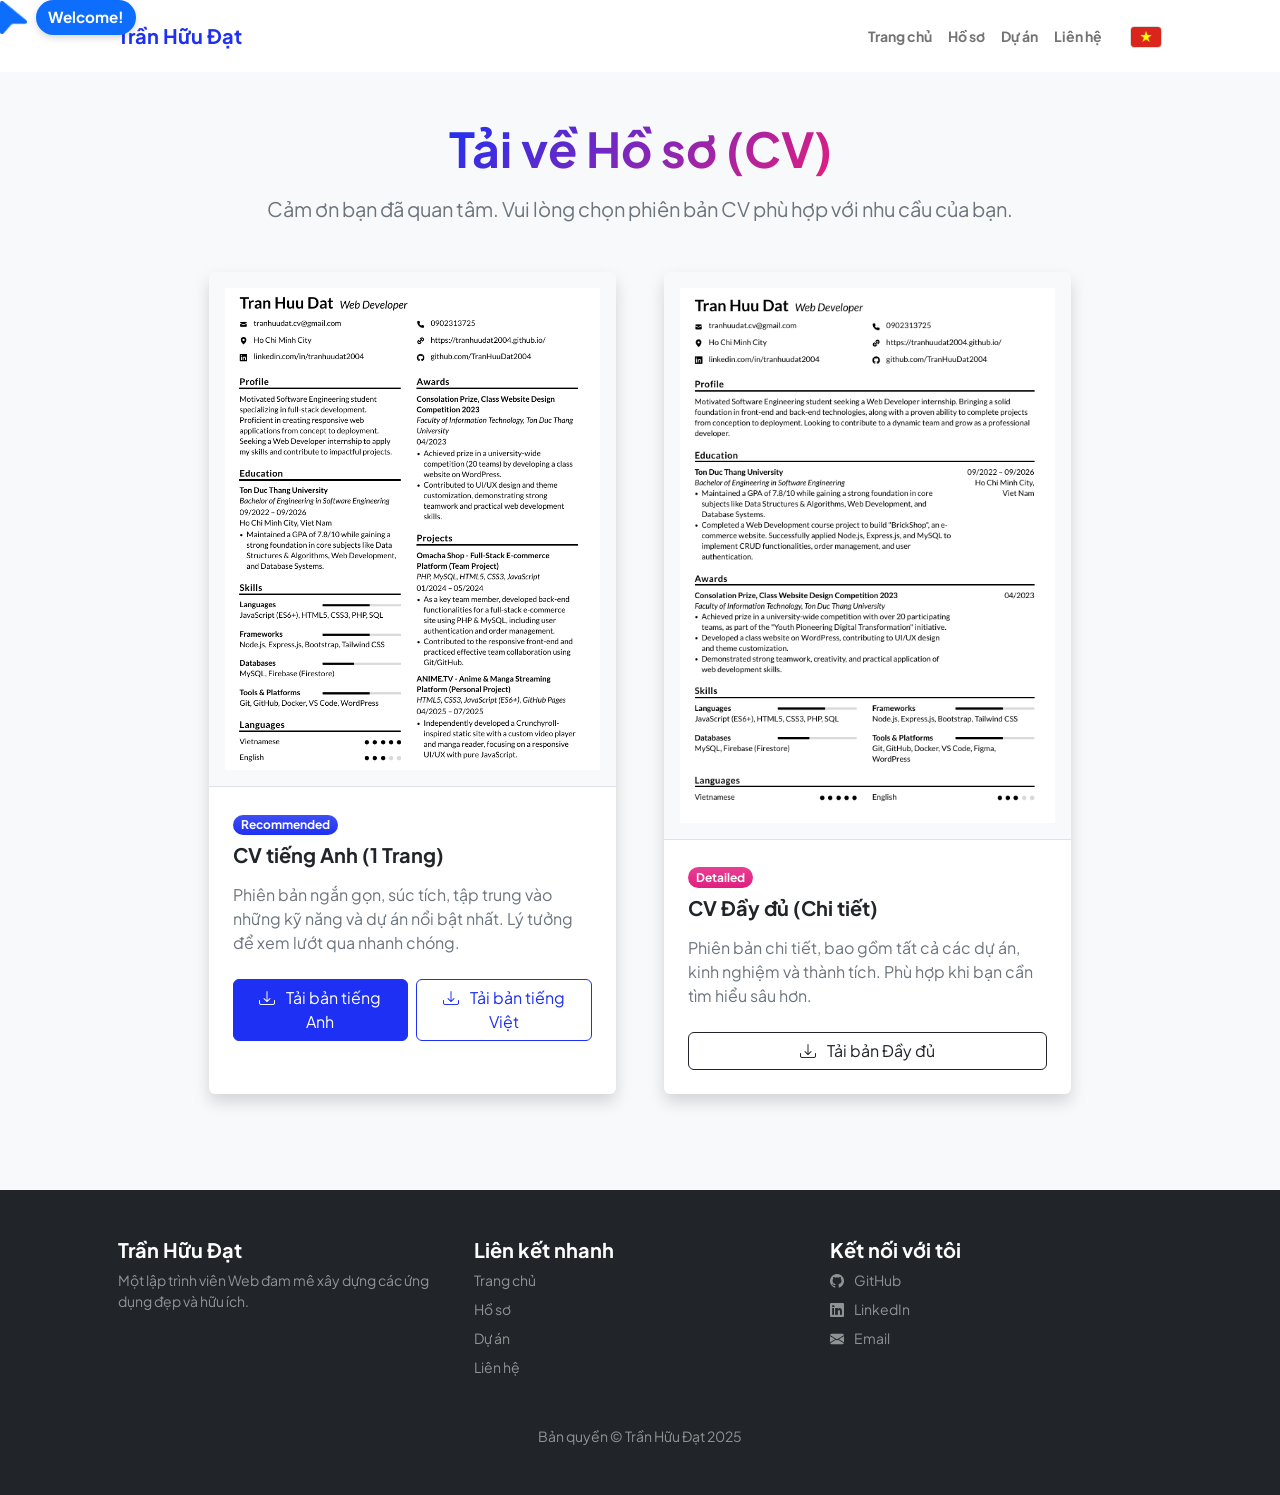
<file: download-resume.html>
<!DOCTYPE html>
<html lang="vi">

<head>
    <meta charset="utf-8" />
    <meta name="viewport" content="width=device-width, initial-scale=1, shrink-to-fit=no" />
    <meta name="description" content="Tải về Hồ sơ (CV) của Trần Hữu Đạt" data-translate-key="metaDescription" />
    <meta name="author" content="Trần Hữu Đạt" />
    <title>Tải CV - Trần Hữu Đạt</title>
    <!-- Favicon và các link CSS/Font giống các trang khác -->
    <link rel="icon" type="image/png" href="assets/favicon.png" />
    <link rel="preconnect" href="https://fonts.googleapis.com" />
    <link rel="preconnect" href="https://fonts.gstatic.com" crossorigin />
    <link
        href="https://fonts.googleapis.com/css2?family=Plus+Jakarta+Sans:wght@100;200;300;400;500;600;700;800;900&display=swap"
        rel="stylesheet" />
    <link href="https://cdn.jsdelivr.net/npm/bootstrap-icons@1.8.1/font/bootstrap-icons.css" rel="stylesheet" />
    <link href="css/styles.css" rel="stylesheet" />

    <style>
        body {
            cursor: none;
            position: relative;
        }

        a,
        button,
        input[type="submit"],
        .form-control,
        .current-flag {
            cursor: url('assets/hand_blue.png'), auto;
        }

        .glimpse-image-wrapper {
            width: 90%;
            max-width: 600px;
            margin-top: 1rem;
            margin-bottom: 1rem;
        }

        @media (max-width: 576px) {
            .glimpse-image-wrapper {
                width: 80%;
            }

            .card-body .row .col-lg-8 ul,
            .card-body .row .col-lg-9 ul {
                padding-left: 1.25rem;
            }

            .card-body .row .col-lg-8 ul li,
            .card-body .row .col-lg-9 ul li,
            .card-body .row .col-lg-8 p,
            .card-body .row .col-lg-9 p {
                font-size: 0.875rem;
                line-height: 1.5;
                margin-bottom: 0.35rem;
            }
        }

        /* CSS CHO NÚT CHUYỂN NGÔN NGỮ */
        .language-switcher {
            position: relative;
            display: inline-block;
            margin-left: 20px;
        }

        .language-switcher .current-flag img {
            width: 32px;
            border-radius: 4px;
            border: 1px solid #ddd;
        }

        .language-dropdown {
            display: none;
            position: absolute;
            top: 120%;
            right: 0;
            background-color: white;
            border-radius: 12px;
            box-shadow: 0 4px 15px rgba(0, 0, 0, 0.15);
            padding: 8px;
            z-index: 1100;
            width: 180px;
            border: 1px solid #eee;
            opacity: 0;
            transform: translateY(10px);
            transition: opacity 0.2s ease-in-out, transform 0.2s ease-in-out;
            pointer-events: none;
        }

        .language-dropdown.show {
            display: block;
            opacity: 1;
            transform: translateY(0);
            pointer-events: auto;
        }

        .language-dropdown a {
            display: flex;
            align-items: center;
            padding: 10px 15px;
            text-decoration: none;
            color: #333;
            font-size: 1rem;
            font-weight: 500;
            border-radius: 8px;
            transition: background-color 0.2s ease;
        }

        .language-dropdown a:hover {
            background-color: #f0f2f5;
        }

        .language-dropdown img {
            width: 24px;
            margin-right: 12px;
            border-radius: 3px;
        }

        /* CSS CHO CON TRỎ TÙY CHỈNH */
        .cursor-element {
            position: fixed;
            display: flex;
            align-items: center;
            pointer-events: none;
            z-index: 1070;
            opacity: 0;
            transition: opacity 0.3s ease-in-out;
        }

        .cursor-element.visible {
            opacity: 1;
        }

        .cursor-element img {
            width: 28px;
            height: auto;
            margin-right: 8px;
        }

        .cursor-element .cursor-text {
            background-color: #0d6efd;
            color: white;
            padding: 6px 12px;
            border-radius: 20px;
            font-size: 0.95em;
            box-shadow: 0 3px 7px rgba(0, 0, 0, 0.15);
            font-weight: bold;
            opacity: 1;
            transition: opacity 0.5s ease-in-out;
        }

        .cursor-element .cursor-text.fade-out {
            opacity: 0;
        }

        /* Thêm vào cuối file CSS của bạn */
        footer.bg-dark a.text-white-50 {
            transition: color 0.3s ease-in-out;
        }

        footer.bg-dark a.text-white-50:hover {
            color: #ffffff !important;
            /* Dùng !important để ghi đè bootstrap nếu cần */
            text-decoration: underline;
        }

        footer a {
            color: #adb5bd;
            /* Màu chữ liên kết trong footer */
            text-decoration: none;
        }

        /* === CSS MỚI CHO CARD DOWNLOAD === */
        .resume-card {
            transition: transform 0.3s ease-in-out, box-shadow 0.3s ease-in-out;
            text-decoration: none;
            /* Bỏ gạch chân nếu bọc card trong thẻ a */
            display: block;
            /* Đảm bảo thẻ a chiếm toàn bộ không gian */
        }

        .resume-card:hover {
            transform: translateY(-10px);
            box-shadow: 0 1rem 3rem rgba(0, 0, 0, .175) !important;
        }

        .resume-card .card-img-top {
            border-bottom: 1px solid #dee2e6;
            /* Đường kẻ ngăn cách ảnh và nội dung */
            padding: 1rem;
            background-color: #f8f9fa;
            /* Nền nhẹ cho khu vực ảnh */
        }
    </style>
</head>

<body class="d-flex flex-column h-100 bg-light">

    <header-placeholder></header-placeholder>

    <main class="flex-shrink-0">
        <div class="container px-5 my-5">
            <div class="text-center mb-5">
                <h1 class="display-5 fw-bolder mb-0"><span class="text-gradient d-inline"
                        data-translate-key="downloadTitle">Tải về Hồ sơ (CV)</span></h1>
                <p class="lead fw-normal text-muted mt-3" data-translate-key="downloadSubtitle">Cảm ơn bạn đã quan tâm.
                    Vui lòng chọn phiên bản CV phù hợp với nhu cầu của bạn.</p>
            </div>

            <div class="row gx-5 justify-content-center">

                <!-- Card cho CV tiếng Anh -->
                <div class="col-lg-5 mb-5">
                    <div class="card h-100 shadow border-0 resume-card">
                        <img class="card-img-top" src="assets/summary.PNG" alt="Resume Summary Preview" />
                        <div class="card-body p-4">
                            <div class="badge bg-primary bg-gradient rounded-pill mb-2">Recommended</div>
                            <h5 class="card-title mb-3 fw-bolder" data-translate-key="summaryTitle">CV tiếng Anh (1 Trang)
                            </h5>
                            <p class="card-text text-muted" data-translate-key="summaryDesc">Phiên bản ngắn gọn, súc
                                tích, tập trung vào những kỹ năng và dự án nổi bật nhất. Lý tưởng để xem lướt qua nhanh
                                chóng.</p>
                        </div>
                        <div class="card-footer p-4 pt-0 bg-transparent border-top-0">
                            <!-- Bọc 2 nút trong một div với d-flex -->
                            <div class="d-flex justify-content-center gap-2">

                                <!-- Nút 1: Tải bản tiếng Anh -->
                                <a class="btn btn-primary flex-grow-1"
                                    href="assets/resume/TranHuuDat-Resume-Summary.pdf" download>
                                    <i class="bi bi-download me-2"></i>
                                    <span data-translate-key="btnDownloadSummaryEN">Tải bản tiếng Anh</span>
                                </a>

                                <!-- Nút 2: Tải bản đầy đủ (SỬA LẠI LINK VÀ KEY CHO ĐÚNG) -->
                                <a class="btn btn-outline-primary flex-grow-1"
                                    href="assets/resume/TranHuuDat-Resume-Summary-VN.pdf" download>
                                    <i class="bi bi-download me-2"></i>
                                    <span data-translate-key="btnDownloadSummaryVN">Tải bản tiếng Việt</span>
                                </a>

                            </div>
                        </div>
                    </div>
                </div>

                <!-- Card cho CV Đầy đủ -->
                <div class="col-lg-5 mb-5">
                    <div class="card h-100 shadow border-0 resume-card">
                        <img class="card-img-top" src="assets/full1.PNG" alt="Full Resume Preview" />

                        <!-- <img class="card-img-top" src="assets/full2.PNG" alt="Full Resume Preview" /> Đẹp nha để lại -->
                        <div class="card-body p-4">
                            <div class="badge bg-secondary bg-gradient rounded-pill mb-2">Detailed</div>
                            <h5 class="card-title mb-3 fw-bolder" data-translate-key="fullTitle">CV Đầy đủ (Chi tiết)
                            </h5>
                            <p class="card-text text-muted" data-translate-key="fullDesc">Phiên bản chi tiết, bao gồm
                                tất cả các dự án, kinh nghiệm và thành tích. Phù hợp khi bạn cần tìm hiểu sâu hơn.</p>
                        </div>
                        <div class="card-footer p-4 pt-0 bg-transparent border-top-0">
                            <a class="btn btn-outline-dark w-100" href="assets/resume/TranHuuDat-Resume-Full.pdf"
                                download>
                                <i class="bi bi-download me-2"></i>
                                <span data-translate-key="btnDownloadFull">Tải bản Đầy đủ</span>
                            </a>
                        </div>
                    </div>
                </div>

            </div>
        </div>
    </main>

    <footer-placeholder></footer-placeholder>

    <!-- Cursor Element HTML -->
    <div class="cursor-element">
        <img src="assets/cursor_blue.png" alt="Custom Cursor Icon">
        <span class="cursor-text">Hữu Đạt</span>
    </div>

    <!-- Scripts -->
    <script src="js/header.js"></script>
    <script src="js/footer.js"></script>
    <script>
        document.addEventListener('DOMContentLoaded', () => {

            const translations = {
                "en": {
                    "metaDescription": "My Resume - Tran Huu Dat",
                    "navHome": "Home",
                    "navResume": "Resume",
                    "navProjects": "Projects",
                    "navContact": "Contact",
                    "resumeTitle": "Resume",
                    "downloadTitle": "Download Resume (CV)",
                    "downloadSubtitle": "Thank you for your interest. Please choose the version that best suits your needs.",
                    "summaryTitle": "Summary Resume (1-Page)",
                    "summaryDesc": "A concise, one-page version focusing on the most relevant skills and standout projects. Ideal for a quick overview.",
                    "btnDownloadSummary": "Download Summary",
                    "fullTitle": "Comprehensive Resume",
                    "fullDesc": "The detailed version, including all projects, experiences, and achievements. Perfect for an in-depth review.",
                    "btnDownloadFull": "Download Full Version",
                    "btnDownloadSummaryEN": "English Version",
                    "btnDownloadSummaryVN": "Vietnamese Version",

                    // --- CÁC KEY MỚI CHO FOOTER ---
                    "footerTagline": "A passionate Web Developer dedicated to building beautiful and useful applications.",
                    "footerQuickLinks": "Quick Links",
                    "footerConnect": "Connect with Me",
                    "footerCopyright": "Copyright © Tran Huu Dat 2025"
                },
                "vi": {
                    "metaDescription": "Hồ sơ của tôi - Trần Hữu Đạt",
                    "navHome": "Trang chủ",
                    "navResume": "Hồ sơ",
                    "navProjects": "Dự án",
                    "navContact": "Liên hệ",
                    "resumeTitle": "Hồ sơ",
                    "expTitle": "Kinh nghiệm",
                    "downloadTitle": "Tải về Hồ sơ (CV)",
                    "downloadSubtitle": "Cảm ơn bạn đã quan tâm. Vui lòng chọn phiên bản CV phù hợp với nhu cầu của bạn.",
                    "summaryTitle": "CV tiếng Anh (1 Trang)",
                    "summaryDesc": "Phiên bản ngắn gọn, súc tích, tập trung vào những kỹ năng và dự án nổi bật nhất. Lý tưởng để xem lướt qua nhanh chóng.",
                    "btnDownloadSummary": "Tải bản tiếng Anh",
                    "fullTitle": "CV Đầy đủ (Chi tiết)",
                    "fullDesc": "Phiên bản chi tiết, bao gồm tất cả các dự án, kinh nghiệm và thành tích. Phù hợp khi bạn cần tìm hiểu sâu hơn.",
                    "btnDownloadFull": "Tải bản Đầy đủ",
                    "btnDownloadSummaryEN": "Tải bản tiếng Anh",
                    "btnDownloadSummaryVN": "Tải bản tiếng Việt",
                    "footerTagline": "Một lập trình viên Web đam mê xây dựng các ứng dụng đẹp và hữu ích.",
                    "footerQuickLinks": "Liên kết nhanh",
                    "footerConnect": "Kết nối với tôi",
                    "footerCopyright": "Bản quyền © Trần Hữu Đạt 2025"
                }
            };

            const languageSwitcher = document.querySelector('.language-switcher');
            const currentFlag = languageSwitcher.querySelector('.current-flag');
            const languageDropdown = languageSwitcher.querySelector('.language-dropdown');

            const setLanguage = (lang) => {
                document.querySelectorAll('[data-translate-key]').forEach(element => {
                    const key = element.getAttribute('data-translate-key');
                    if (translations[lang] && translations[lang][key]) {
                        if (element.tagName === 'META') {
                            element.setAttribute('content', translations[lang][key]);
                        } else {
                            element.innerHTML = translations[lang][key];
                        }
                    }
                });

                document.documentElement.lang = lang;
                const flagImg = document.getElementById('current-flag-img');
                flagImg.src = lang === 'en' ? 'assets/en.png' : 'assets/vn.png';
                flagImg.alt = lang === 'en' ? 'English' : 'Tiếng Việt';
                localStorage.setItem('language', lang);
            };

            currentFlag.addEventListener('click', (event) => {
                event.stopPropagation();
                languageDropdown.classList.toggle('show');
            });

            window.addEventListener('click', () => {
                if (languageDropdown.classList.contains('show')) {
                    languageDropdown.classList.remove('show');
                }
            });

            document.querySelectorAll('.lang-option').forEach(item => {
                item.addEventListener('click', (event) => {
                    event.preventDefault();
                    const selectedLang = item.getAttribute('data-lang');
                    setLanguage(selectedLang);
                    languageDropdown.classList.remove('show');
                });
            });

            const savedLang = localStorage.getItem('language') || 'vi';
            setLanguage(savedLang);

            // --- LOGIC CON TRỎ TÙY CHỈNH ---
            const cursorElement = document.querySelector('.cursor-element');
            if (cursorElement) {
                const cursorTextElement = cursorElement.querySelector('.cursor-text');
                const autoTexts = ["Welcome!", "This is my resume", "Let's connect!"];
                let autoTextCurrentIndex = 0;

                function updateCursorPosition(x, y) {
                    if (cursorElement.classList.contains('hidden-by-interaction')) {
                        if (cursorElement.style.opacity !== '0') cursorElement.style.opacity = '0';
                        return;
                    }
                    if (cursorElement.style.opacity !== '1' && cursorElement.classList.contains('visible')) {
                        cursorElement.style.opacity = '1';
                    }
                    cursorElement.style.left = x + 'px';
                    cursorElement.style.top = y + 'px';
                    if (!cursorElement.classList.contains('visible')) {
                        cursorElement.classList.add('visible');
                    }
                }

                function changeCursorTextWithFade(newText) {
                    if (!cursorTextElement || cursorTextElement.isTextFading || cursorTextElement.textContent === newText) return;
                    cursorTextElement.isTextFading = true;
                    cursorTextElement.classList.add('fade-out');
                    setTimeout(() => {
                        cursorTextElement.textContent = newText;
                        cursorTextElement.classList.remove('fade-out');
                        cursorTextElement.isTextFading = false;
                    }, 300);
                }

                function updateAutoCursorText() {
                    changeCursorTextWithFade(autoTexts[autoTextCurrentIndex]);
                    autoTextCurrentIndex = (autoTextCurrentIndex + 1) % autoTexts.length;
                }

                document.addEventListener('mousemove', (e) => updateCursorPosition(e.clientX, e.clientY));

                const interactiveElements = document.querySelectorAll('a, button, input, .form-control, .current-flag');
                interactiveElements.forEach(el => {
                    el.addEventListener('mouseenter', () => cursorElement.classList.add('hidden-by-interaction'));
                    el.addEventListener('mouseleave', () => cursorElement.classList.remove('hidden-by-interaction'));
                });

                updateAutoCursorText();
                setInterval(updateAutoCursorText, 3000);

                setTimeout(() => {
                    if (!cursorElement.classList.contains('hidden-by-interaction')) {
                        cursorElement.classList.add('visible');
                    }
                }, 100);
            }
        });
    </script>
</body>

</html>
</file>
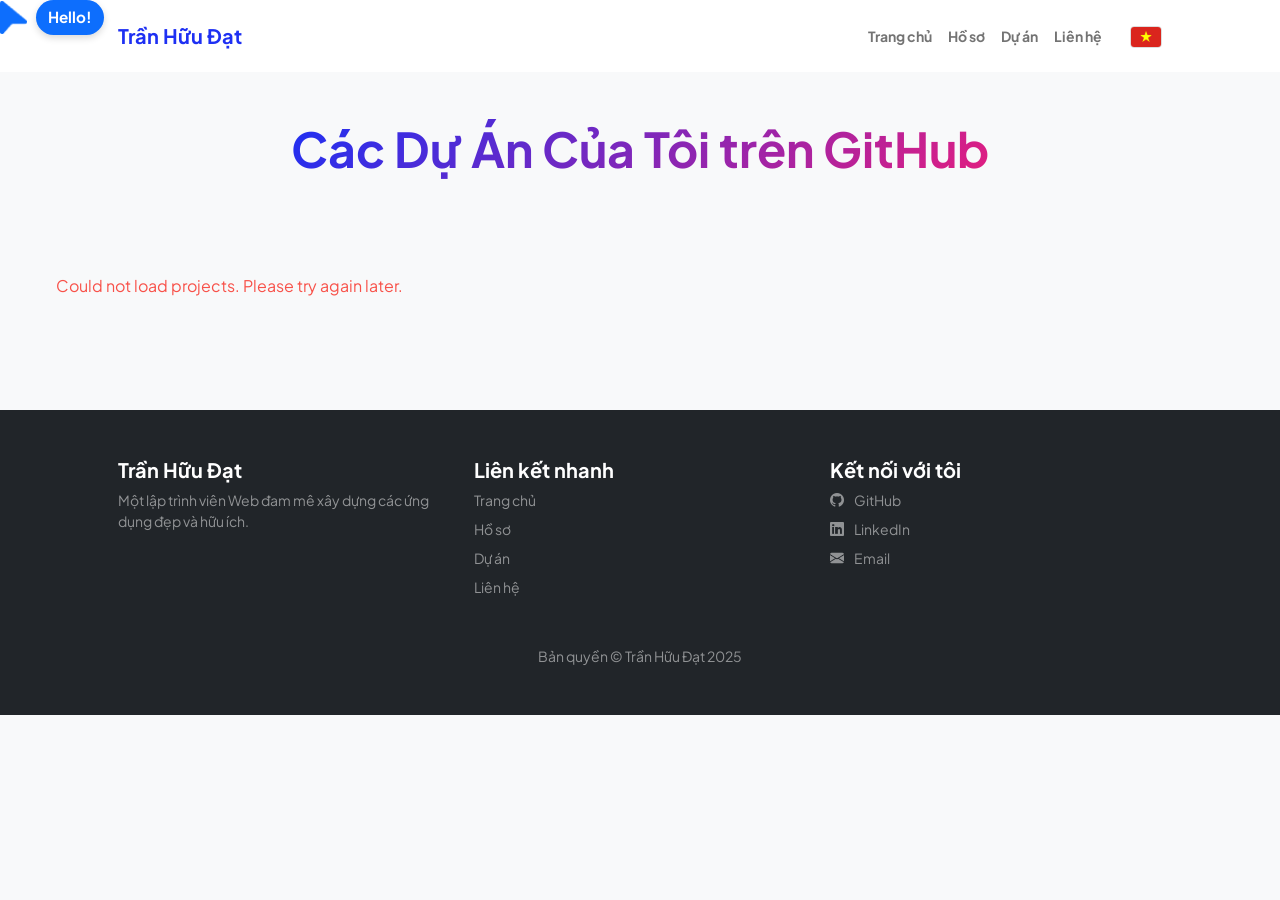
<file: github.html>
<!DOCTYPE html>
<html lang="en">

<head>
    <meta charset="utf-8" />
    <meta name="viewport" content="width=device-width, initial-scale=1, shrink-to-fit=no" />
    <meta name="description" content="My Projects and Skills" />
    <meta name="author" content="Tran Huu Dat" />
    <title>Projects - Tran Huu Dat</title>
    <!-- Favicon-->
    <link rel="icon" type="image/png" href="assets/favicon.png" />
    <!-- Custom Google font-->
    <link rel="preconnect" href="https://fonts.googleapis.com" />
    <link rel="preconnect" href="https://fonts.gstatic.com" crossorigin />
    <link
        href="https://fonts.googleapis.com/css2?family=Plus+Jakarta+Sans:wght@100;200;300;400;500;600;700;800;900&display=swap"
        rel="stylesheet" />
    <!-- Bootstrap icons-->
    <link href="https://cdn.jsdelivr.net/npm/bootstrap-icons@1.8.1/font/bootstrap-icons.css" rel="stylesheet" />
    <!-- Core theme CSS (includes Bootstrap)-->
    <link href="css/styles.css" rel="stylesheet" />
    <link href="css/github.css" rel="stylesheet" />
    <style>
        body {
            /* Áp dụng cursor: none cho toàn bộ body */
            cursor: none;
            position: relative;
            /* Cần cho việc định vị con trỏ ảo nếu nó không fixed */
        }

        a,
        button,
        input[type="submit"],
        /* Thêm cho nút submit */
        .form-control

        /* Thêm cho các input field */
            {
            cursor: url('assets/hand_blue.png'), auto;
            /* Fallback là auto */
        }

        .interactive-grid-section {
            margin-bottom: 3rem;
        }



        .interactive-grid {
            display: flex;
            flex-wrap: wrap;
            gap: 15px;
            /* position: relative;  Không cần nữa */
            /* cursor: none;  Đã chuyển lên body */
            padding: 20px;
            border: 1px solid #e0e0e0;
            border-radius: 0.75rem;
            background-color: #ffffff;
            justify-content: center;
            box-shadow: 0 0.5rem 1rem rgba(0, 0, 0, 0.1);
        }

        .grid-item {
            padding: 10px 20px;
            border: 1px solid #e0e0e0;
            border-radius: 50px;
            background-color: #f8f9fa;
            transition: all 0.3s ease-out;
            color: #495057;
            font-weight: 600;
            font-size: 0.9rem;
            /* cursor: default; Bỏ vì body đã là none, element con có thể set lại nếu muốn */
        }

        .grid-item:hover {
            /* Thêm :hover cho grid-item khi người dùng tự di chuột */
            background-color: #d1ecf1;
            box-shadow: 0 0 15px rgba(13, 202, 240, 0.4);
            transform: scale(1.1);
            border-color: #0dcaf0;
            color: #0a58ca;
            cursor: none;
        }

        .grid-item.highlight-auto {
            /* Class riêng cho animation tự động */
            background-color: #d1ecf1;
            box-shadow: 0 0 15px rgba(13, 202, 240, 0.4);
            transform: scale(1.1);
            border-color: #0dcaf0;
            color: #0a58ca;
        }

        .cursor-element {
            position: fixed;
            display: flex;
            align-items: center;
            pointer-events: none;
            z-index: 1070;
            /* Sẽ được set top/left bằng JS */
            opacity: 0;
            /* Bắt đầu ẩn, sẽ hiện ra khi JS chạy */
            transition: opacity 0.3s ease-in-out;
            /* Transition cho việc hiện ra */
        }

        .cursor-element.visible {
            opacity: 1;
        }

        .cursor-element img {
            width: 28px;
            height: auto;
            margin-right: 8px;
        }

        .cursor-element .cursor-text {
            background-color: #0d6efd;
            color: white;
            padding: 6px 12px;
            border-radius: 20px;
            font-size: 0.95em;
            box-shadow: 0 3px 7px rgba(0, 0, 0, 0.15);
            font-weight: bold;
            opacity: 1;
            /* Trạng thái bình thường, text hiện rõ */
            transition: opacity 0.5s ease-in-out;
            /* Transition cho opacity */
        }

        .cursor-element .cursor-text.fade-out {
            opacity: 0;
            /* Trạng thái khi text mờ đi */
        }


        /* Hoặc dùng SVG icon */

        @media (min-width: 768px) {

            /* md breakpoint của Bootstrap */
            .project-card-image {
                max-width: 220px;
                /* Kích thước logo trên desktop, bạn có thể điều chỉnh */
                margin-bottom: 0;
                /* Reset margin-bottom */
                margin-left: 0;
                /* Reset căn giữa */
                margin-right: 0;
            }

            /* Đảm bảo padding cho text và ảnh trên desktop/tablet */
            .d-flex.flex-md-row>.text-md-start.p-md-0 {
                padding: 1.5rem !important;
                /* Thêm padding cho container ảnh trên desktop */
            }

            .d-flex.flex-md-row>.p-md-5 {
                padding: 1.5rem !important;
                /* Đồng bộ padding cho text trên desktop */
            }
        }

        /* Tùy chọn: Nếu bạn muốn ảnh nhỏ hơn nữa trên màn hình cực nhỏ */
        @media (max-width: 576px) {
            .glimpse-image-wrapper {
                width: 80%;
                /* Hoặc có thể là 100% nếu bạn muốn nó đầy đủ hơn trên xs screens */
            }

            .card-body .row .col-lg-8 ul,
            .card-body .row .col-lg-9 ul {
                /* Áp dụng cho cột chứa mô tả trong Experience, Education, Awards */
                padding-left: 1.25rem;
                /* Giảm độ thụt lề của danh sách (mặc định Bootstrap là 2rem) */
            }

            .card-body .row .col-lg-8 ul li,
            .card-body .row .col-lg-9 ul li,
            .card-body .row .col-lg-8 p,
            /* Nếu có đoạn văn p trong phần này */
            .card-body .row .col-lg-9 p {
                font-size: 0.875rem;
                /* Giảm nhẹ cỡ chữ (14px nếu base là 16px) */
                line-height: 1.5;
                /* Giảm nhẹ khoảng cách dòng */
                margin-bottom: 0.35rem;
                /* Khoảng cách nhỏ giữa các list items */
            }
        }

        /* Thêm vào cuối file CSS của bạn */
        footer.bg-dark a.text-white-50 {
            transition: color 0.3s ease-in-out;
        }

        footer.bg-dark a.text-white-50:hover {
            color: #ffffff !important;
            /* Dùng !important để ghi đè bootstrap nếu cần */
            text-decoration: underline;
        }

        footer a {
            color: #adb5bd;
            /* Màu chữ liên kết trong footer */
            text-decoration: none;
        }
    </style>
</head>

<body class="d-flex flex-column h-100 bg-light"> <!-- Bỏ class interactive-grid ở đây -->
    <main class="flex-shrink-0">
        <!-- Navigation-->
        <header-placeholder></header-placeholder>

        <!-- My Projects on GitHub -->
        <section class="py-5">
            <div class="container px-5 mb-5">
                <div class="text-center mb-5">
                    <h1 class="display-5 fw-bolder mb-0"><span class="text-gradient d-inline" data-translate-key="myProject">My Projects on
                            GitHub</span></h1>
                </div>
            </div>
        </section>

        <!-- Projects Section -->
        <section class="featured-projects">
            <div class="projects-grid">
                <!-- JavaScript sẽ chèn các card dự án vào đây -->

                <div class="project-card">
                    <p class="project-description">Project description here.</p>
                    <div class="card-footer">
                        <span class="project-language">
                            <span class="language-dot ruby"></span>
                            Ruby
                        </span>
                        <div class="project-stats">
                            <span class="stars">⭐ 545</span>
                            <span class="forks">🍴 207</span>
                        </div>
                    </div>
                </div>

            </div>
        </section>

        <section class="py-5"></section>

    </main>
    <!-- Footer Chuyên nghiệp & Có Cấu trúc -->
    <footer-placeholder></footer-placeholder>

    <!-- Cursor Element HTML -->
    <div class="cursor-element">
        <img src="assets/cursor_blue.png" alt="Custom Cursor Icon">
        <span class="cursor-text">Huu Dat</span>
    </div>

    <!-- Bootstrap core JS-->
    <script src="https://cdn.jsdelivr.net/npm/bootstrap@5.2.3/dist/js/bootstrap.bundle.min.js"></script>
    <!-- Core theme JS-->
    <script src="js/scripts.js"></script>
    <script src="js/header.js"></script>
    <script src="js/footer.js"></script>

    <!-- JavaScript cho Interactive Grid -->
    <script src="js/cursor.js">    </script>
    <script>
        document.addEventListener('DOMContentLoaded', () => {
            const username = 'TranHuuDat2004'; // THAY BẰNG USERNAME CỦA BẠN
            const projectsGrid = document.querySelector('.projects-grid');
            const externalLinkIconSvg = `
        <svg viewBox="0 0 16 16" version="1.1" width="16" height="16" aria-hidden="true">
            <path fill-rule="evenodd" d="M10.604 1h4.146a.25.25 0 01.25.25v4.146a.25.25 0 01-.427.177L13.03 4.03 9.28 7.78a.75.75 0 01-1.06-1.06l3.75-3.75-1.543-1.543A.25.25 0 0110.604 1zm-5.75 4.5a.75.75 0 000 1.5h1.5V8.5H5.104a.75.75 0 000 1.5h1.25v1.25H4.854a.75.75 0 000 1.5h1.502A2.25 2.25 0 008.604 15v-2.25h2.646a.75.75 0 000-1.5H8.604V10h1.25a.75.75 0 000-1.5H8.604V7.25h1.75a.75.75 0 000-1.5h-3.5z"></path>
        </svg>`; // SVG for external link icon

            // Function to map language names to CSS classes for dots
            function getLanguageColorClass(language) {
                if (!language) return 'unknown';
                return language.toLowerCase().replace(/#/g, 'sharp').replace(/\+/g, 'plus');
            }

            fetch(`https://api.github.com/users/${username}/repos?sort=updated&per_page=12&type=owner`)
                .then(response => {
                    if (!response.ok) {
                        throw new Error(`GitHub API error: ${response.status}`);
                    }
                    return response.json();
                })
                .then(repos => {
                    if (!projectsGrid) {
                        console.error('Projects grid container not found!');
                        return;
                    }
                    projectsGrid.innerHTML = ''; // Clear any placeholders

                    repos.forEach(repo => {
                        const card = document.createElement('div');
                        card.classList.add('project-card');

                        const description = repo.description || 'No description available.';
                        const language = repo.language || 'Unknown';
                        const langClass = getLanguageColorClass(language);

                        card.innerHTML = `
                    <div class="card-header">
                        <h3 class="project-title">${repo.name}</h3>
                        <a href="${repo.html_url}" target="_blank" rel="noopener noreferrer" class="external-link-icon" title="View on GitHub">
                            ${externalLinkIconSvg}
                        </a>
                    </div>
                    <p class="project-description">${description}</p>
                    <div class="card-footer">
                        <span class="project-language">
                            <span class="language-dot ${langClass}"></span>
                            ${language}
                        </span>
                        <div class="project-stats">
                            <span class="stars">${repo.stargazers_count}</span>
                            <span class="forks">${repo.forks_count}</span>
                        </div>
                    </div>
                `;
                        projectsGrid.appendChild(card);

                        // Dynamically add CSS for new language colors if not already present
                        if (language !== 'Unknown' && !document.getElementById(`lang-style-${langClass}`)) {
                            const style = document.createElement('style');
                            style.id = `lang-style-${langClass}`;
                            // Fetch actual language color from GitHub's Linguist if you want to be super accurate,
                            // or predefine common ones. For simplicity here, we'll just rely on predefined CSS.
                            // For example, if you had a 'languages.json' from Linguist:
                            // fetch('path/to/languages.json').then(res => res.json()).then(colors => {
                            //    if (colors[language] && colors[language].color) {
                            //        style.innerHTML = `.language-dot.${langClass} { background-color: ${colors[language].color}; }`;
                            //        document.head.appendChild(style);
                            //    }
                            // });
                            // For now, ensure you have CSS for common languages like:
                            // .language-dot.javascript { background-color: #f1e05a; }
                            // .language-dot.python { background-color: #3572A5; }
                            // etc.
                        }
                    });
                })
                .catch(error => {
                    console.error('Failed to fetch repositories:', error);
                    if (projectsGrid) {
                        projectsGrid.innerHTML = '<p style="color: #f85149;">Could not load projects. Please try again later.</p>';
                    }
                });
            // --- PHẦN 1: LOGIC CHUYỂN NGÔN NGỮ (ĐÃ CẬP NHẬT) ---

            const translations = {
                "en": {
                    "metaDescription": "Personal Portfolio of Tran Huu Dat - Web Developer",
                    "navHome": "Home",
                    "navResume": "Resume",
                    "navProjects": "Projects",
                    "navContact": "Contact",
                    "headerBadge": "Web Development · Full-Stack · Mobile",
                    "headerGreeting": "Hello, I'm",
                    "headerDescription": "A passionate Software Engineering student specializing in web and mobile application development, always eager to learn new technologies and contribute to innovative projects.",
                    "btnMyResume": "My Resume",
                    "btnMyProjects": "My Projects",
                    "skillsTitle": "My Skills",
                    "proSkills": "Professional Skills",
                    "generalExpertise": "General Expertise",
                    "skillWebDev": "Web Development",
                    "skillMobileDev": "Mobile Development",
                    "skillUiUx": "UI/UX Design Principles",
                    "skillProblemSolving": "Problem Solving",
                    "skillTeamwork": "Teamwork",
                    "skillAttentionDetail": "Attention to Detail",
                    "toolsTitle": "Tools",
                    "designSoftware": "Design Software",
                    "techStack": "Technical Stack",
                    "githubProjectsTitle": "My Projects on GitHub",
                    "exploreMoreProjects": "Explore more of my projects in the Repositories tab.",
                    "aboutMeTitle": "About Me",
                    "aboutMeIntro": "I am Tran Huu Dat, a dedicated software engineering student at Ton Duc Thang University.",
                    "aboutMeDetails": "Passionate about creating efficient and user-friendly web and mobile solutions. I enjoy tackling challenging problems and continuously expanding my skill set in the ever-evolving world of technology. My goal is to leverage my technical abilities to build impactful applications and contribute to meaningful projects. Currently seeking opportunities to apply my knowledge and grow as a professional developer.",
                    "myProject": "My Projects on GitHub",
                    // --- CÁC KEY MỚI CHO FOOTER ---
                    "footerTagline": "A passionate Web Developer dedicated to building beautiful and useful applications.",
                    "footerQuickLinks": "Quick Links",
                    "footerConnect": "Connect with Me",
                    "footerCopyright": "Copyright © Tran Huu Dat 2025"

                },
                "vi": {
                    "metaDescription": "Portfolio cá nhân của Trần Hữu Đạt - Lập trình viên Web",
                    "navHome": "Trang chủ",
                    "navResume": "Hồ sơ",
                    "navProjects": "Dự án",
                    "navContact": "Liên hệ",
                    "headerBadge": "Phát triển Web · Full-Stack · Di động",
                    "headerGreeting": "Xin chào, tôi là",
                    "headerDescription": "Một sinh viên Kỹ thuật Phần mềm đầy nhiệt huyết, chuyên về phát triển ứng dụng web và di động, luôn mong muốn học hỏi công nghệ mới và đóng góp vào các dự án sáng tạo.",
                    "btnMyResume": "Hồ sơ của tôi",
                    "btnMyProjects": "Dự án của tôi",
                    "skillsTitle": "Kỹ Năng Của Tôi",
                    "proSkills": "Kỹ Năng Chuyên Môn",
                    "generalExpertise": "Chuyên Môn Chung",
                    "skillWebDev": "Phát triển Web",
                    "skillMobileDev": "Phát triển Di động",
                    "skillUiUx": "Thiết kế UI/UX",
                    "skillProblemSolving": "Giải quyết vấn đề",
                    "skillTeamwork": "Làm việc nhóm",
                    "skillAttentionDetail": "Chú ý đến chi tiết",
                    "toolsTitle": "Công Cụ",
                    "designSoftware": "Phần Mềm Thiết Kế",
                    "techStack": "Ngăn Xếp Công Nghệ",
                    "githubProjectsTitle": "Các Dự Án Của Tôi trên GitHub",
                    "exploreMoreProjects": "Khám phá thêm các dự án của tôi trong tab Kho lưu trữ.",
                    "aboutMeTitle": "Giới thiệu sơ lược về tôi",
                    "aboutMeIntro": "Tôi là Trần Hữu Đạt, một sinh viên kỹ thuật phần mềm tận tâm tại trường Đại học Tôn Đức Thắng.",
                    "aboutMeDetails": "Đam mê tạo ra các giải pháp web và di động hiệu quả và thân thiện với người dùng. Tôi thích giải quyết các vấn đề thách thức và liên tục mở rộng bộ kỹ năng của mình trong thế giới công nghệ không ngừng phát triển. Mục tiêu của tôi là tận dụng khả năng kỹ thuật của mình để xây dựng các ứng dụng có tầm ảnh hưởng và đóng góp vào các dự án ý nghĩa. Hiện đang tìm kiếm cơ hội để áp dụng kiến thức và phát triển như một lập trình viên chuyên nghiệp.",
                    "myProject": "Các Dự Án Của Tôi trên GitHub",
                    // --- CÁC KEY MỚI CHO FOOTER ---
                    "footerTagline": "Một lập trình viên Web đam mê xây dựng các ứng dụng đẹp và hữu ích.",
                    "footerQuickLinks": "Liên kết nhanh",
                    "footerConnect": "Kết nối với tôi",
                    "footerCopyright": "Bản quyền © Trần Hữu Đạt 2025"
                }
            };

            const languageSwitcher = document.querySelector('.language-switcher');
            const currentFlag = languageSwitcher.querySelector('.current-flag');
            const languageDropdown = languageSwitcher.querySelector('.language-dropdown');

            const setLanguage = (lang) => {
                document.querySelectorAll('[data-translate-key]').forEach(element => {
                    const key = element.getAttribute('data-translate-key');
                    if (translations[lang] && translations[lang][key]) {
                        if (element.tagName === 'META' && element.name === 'description') {
                            element.setAttribute('content', translations[lang][key]);
                        } else {
                            element.innerHTML = translations[lang][key];
                        }
                    }
                });

                document.documentElement.lang = lang;
                const flagImg = document.getElementById('current-flag-img');
                if (lang === 'en') {
                    flagImg.src = 'assets/en.png';
                    flagImg.alt = 'English';
                } else {
                    flagImg.src = 'assets/vn.png';
                    flagImg.alt = 'Tiếng Việt';
                }
                localStorage.setItem('language', lang);
            };

            // **THAY ĐỔI 1: SỰ KIỆN CLICK ĐỂ MỞ/ĐÓNG DROPDOWN**
            currentFlag.addEventListener('click', (event) => {
                event.stopPropagation(); // Ngăn sự kiện click lan ra window
                languageDropdown.classList.toggle('show');
            });

            // **THAY ĐỔI 2: ĐÓNG DROPDOWN KHI CLICK RA NGOÀI**
            window.addEventListener('click', () => {
                if (languageDropdown.classList.contains('show')) {
                    languageDropdown.classList.remove('show');
                }
            });

            // Gắn sự kiện click cho các lựa chọn ngôn ngữ
            document.querySelectorAll('.lang-option').forEach(item => {
                item.addEventListener('click', (event) => {
                    event.preventDefault();
                    const selectedLang = item.getAttribute('data-lang');
                    setLanguage(selectedLang);
                    // **THAY ĐỔI 3: TỰ ĐỘNG ĐÓNG DROPDOWN SAU KHI CHỌN**
                    languageDropdown.classList.remove('show');
                });
            });

            // Tải ngôn ngữ đã lưu khi vào trang
            const savedLang = localStorage.getItem('language') || 'vi';
            setLanguage(savedLang);


            // --- PHẦN 2: LOGIC CURSOR TƯƠNG TÁC (Giữ nguyên) ---
            const cursorElement = document.querySelector('.cursor-element');
            if (cursorElement) { // Chỉ chạy script nếu có phần tử cursor
                const cursorTextElement = cursorElement.querySelector('.cursor-text');
                const gridItems = document.querySelectorAll('.interactive-grid .grid-item');

                const autoTexts = ["Hello!", "I'm Tran Huu Dat", "I'm a Web Developer", "I'm looking for a job", "Thanks for visiting!"];

                function updateCursorPosition(x, y) { /* ... giữ nguyên ... */
                    if (cursorElement.classList.contains('hidden-by-interaction')) {
                        if (cursorElement.style.opacity !== '0') cursorElement.style.opacity = '0';
                        return;
                    }
                    if (cursorElement.style.opacity !== '1' && cursorElement.classList.contains('visible')) {
                        cursorElement.style.opacity = '1';
                    }
                    cursorElement.style.left = x + 'px';
                    cursorElement.style.top = y + 'px';
                    if (!cursorElement.classList.contains('visible')) {
                        cursorElement.classList.add('visible');
                    }
                }
                function changeCursorTextWithFade(newText) { /* ... giữ nguyên ... */
                    if (!cursorTextElement || cursorTextElement.isTextFading || cursorTextElement.textContent === newText) return;
                    cursorTextElement.isTextFading = true;
                    cursorTextElement.classList.add('fade-out');
                    setTimeout(() => {
                        cursorTextElement.textContent = newText;
                        cursorTextElement.classList.remove('fade-out');
                        cursorTextElement.isTextFading = false;
                    }, 300);
                }
                function updateAutoCursorText() { /* ... giữ nguyên ... */
                    let newTextToShow; let isOverGridItem = false; let currentGridItemText = null;
                    if (cursorElement.classList.contains('hidden-by-interaction')) return;
                    const cursorRect = cursorElement.getBoundingClientRect();
                    for (const item of gridItems) {
                        const itemRect = item.getBoundingClientRect();
                        if (cursorRect.right > itemRect.left && cursorRect.left < itemRect.right && cursorRect.bottom > itemRect.top && cursorRect.top < itemRect.bottom) {
                            if (item.dataset.text) { isOverGridItem = true; currentGridItemText = item.dataset.text; break; }
                        }
                    }
                    if (isOverGridItem) { newTextToShow = currentGridItemText; } else {
                        newTextToShow = autoTexts[autoTextCurrentIndex];
                        autoTextCurrentIndex = (autoTextCurrentIndex + 1) % autoTexts.length;
                    }
                    changeCursorTextWithFade(newTextToShow);
                }

                document.addEventListener('mousemove', (e) => updateCursorPosition(e.clientX, e.clientY));
                const interactiveElements = document.querySelectorAll('a, button, input, .form-control, .current-flag');
                interactiveElements.forEach(el => {
                    el.addEventListener('mouseenter', () => cursorElement.classList.add('hidden-by-interaction'));
                    el.addEventListener('mouseleave', () => cursorElement.classList.remove('hidden-by-interaction'));
                });
                if (gridItems.length > 0 && cursorTextElement) {
                    gridItems.forEach(item => {
                        item.addEventListener('mouseenter', () => { if (item.dataset.text) changeCursorTextWithFade(item.dataset.text); });
                    });
                    updateAutoCursorText();
                    setInterval(updateAutoCursorText, 3000);
                }
                setTimeout(() => { if (!cursorElement.classList.contains('hidden-by-interaction')) cursorElement.classList.add('visible'); }, 100);
            }
        });  
    </script>
</body>

</html>
</file>
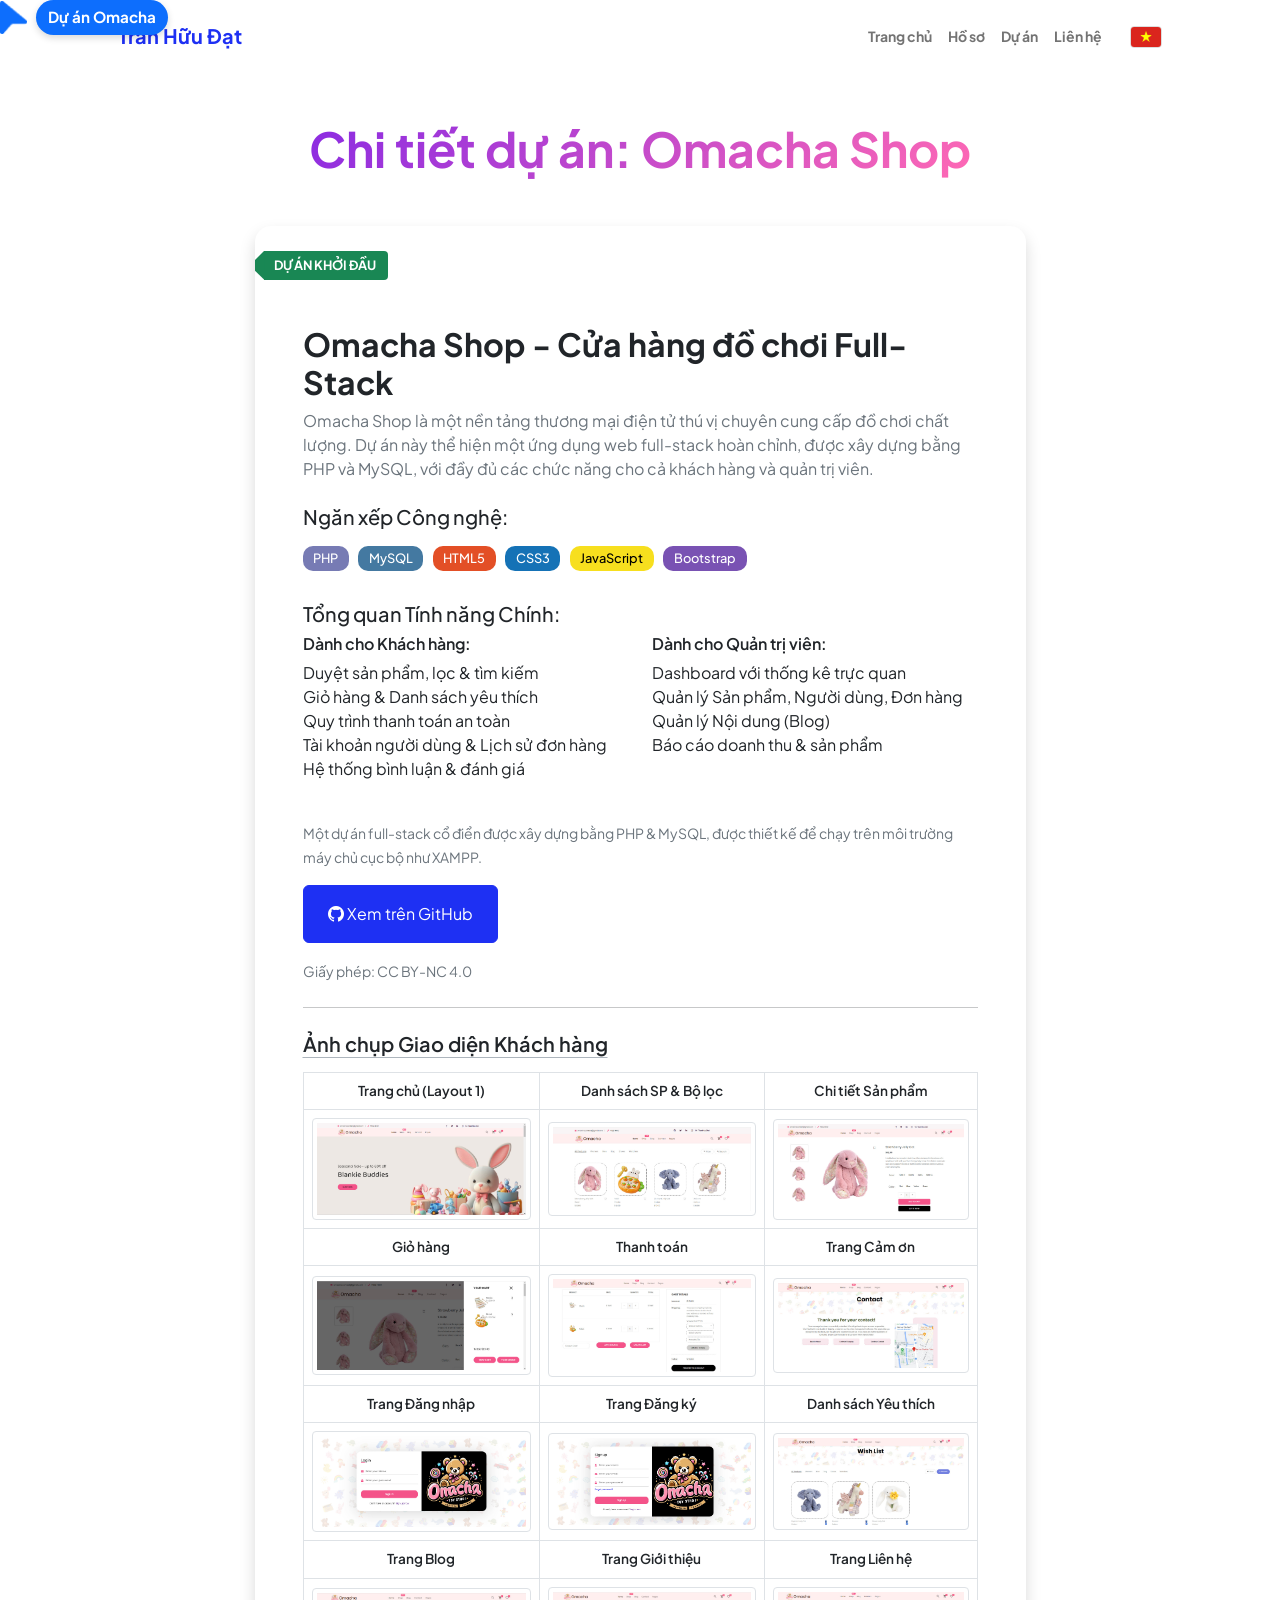
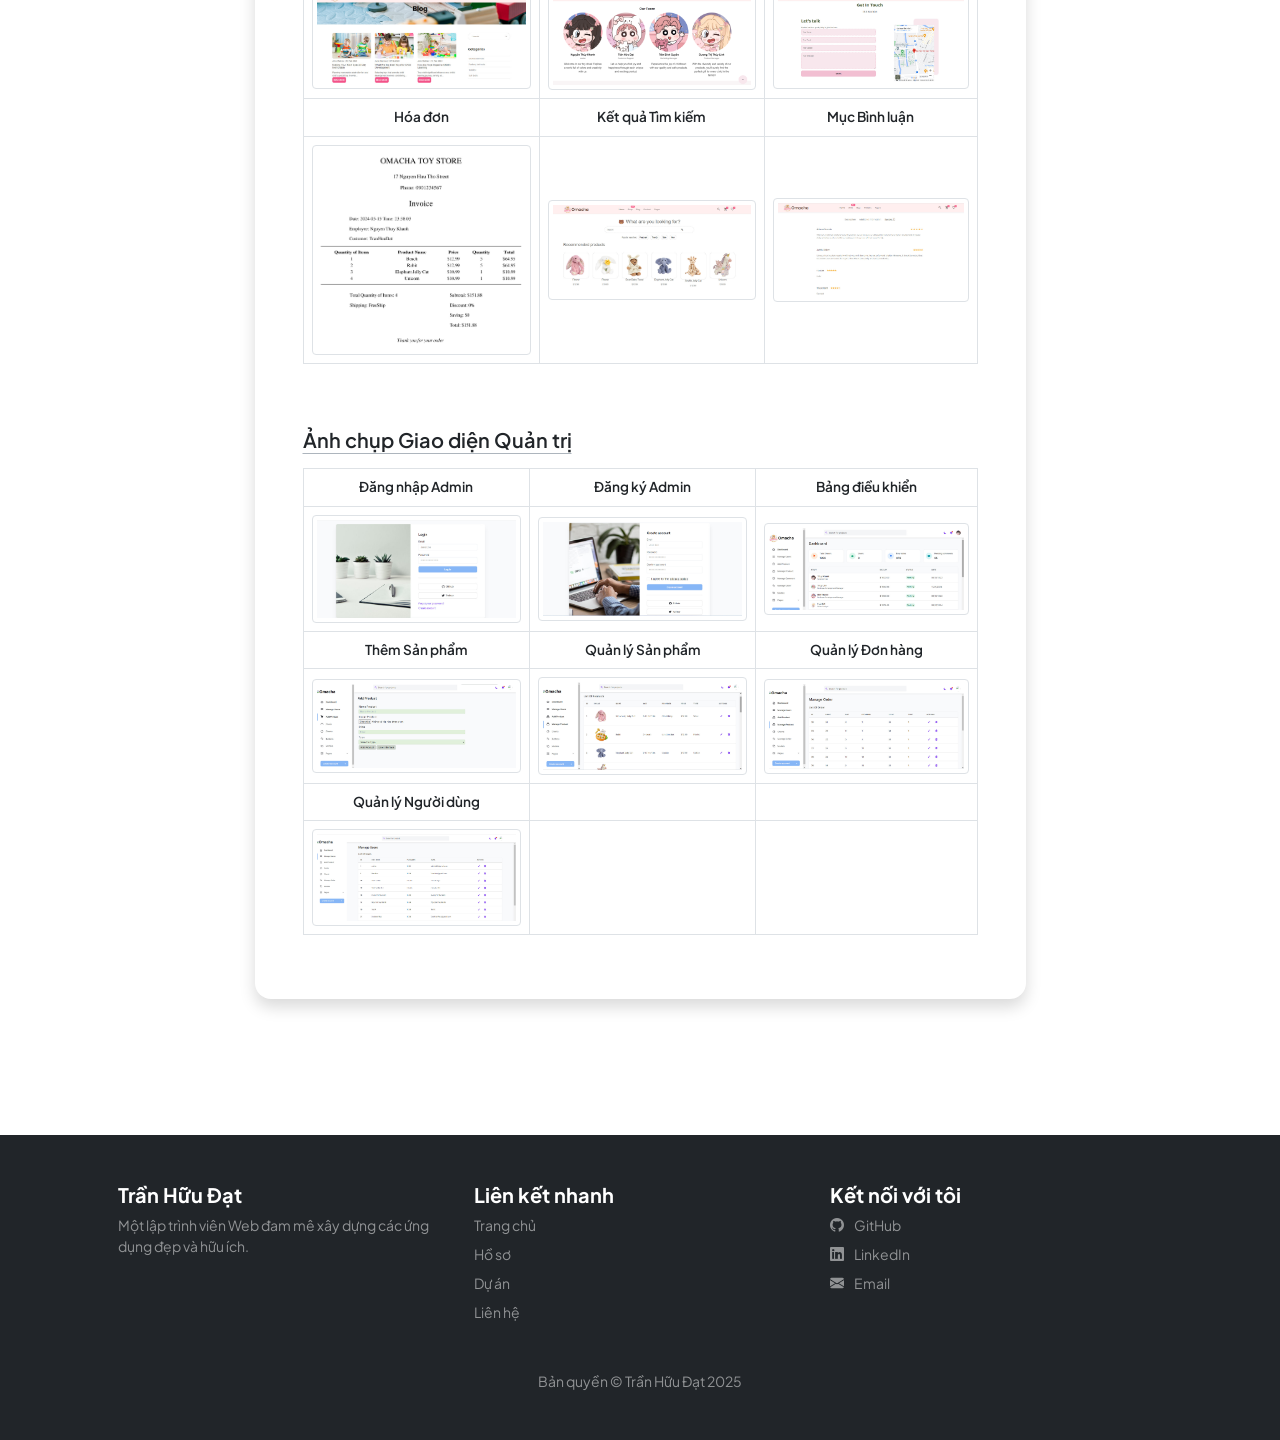
<file: omacha-shop.html>
<!DOCTYPE html>
<html lang="vi">

<head>
    <meta charset="utf-8" />
    <meta name="viewport" content="width=device-width, initial-scale=1, shrink-to-fit=no" />
    <meta name="description" content="Chi tiết dự án Omacha Shop của Trần Hữu Đạt - Lập trình viên Web"
        data-translate-key="metaDescription" />
    <meta name="author" content="Trần Hữu Đạt" />
    <title>Dự án: Omacha Shop - Trần Hữu Đạt</title>
    <!-- Favicon-->
    <link rel="icon" type="image/png" href="assets/favicon.png" />
    <!-- Fonts và Icons -->
    <link rel="preconnect" href="https://fonts.googleapis.com" />
    <link rel="preconnect" href="https://fonts.gstatic.com" crossorigin />
    <link
        href="https://fonts.googleapis.com/css2?family=Plus+Jakarta+Sans:wght@100;200;300;400;500;600;700;800;900&display=swap"
        rel="stylesheet" />
    <link href="https://cdn.jsdelivr.net/npm/bootstrap-icons@1.8.1/font/bootstrap-icons.css" rel="stylesheet" />
    <!-- Core CSS -->
    <link href="css/styles.css" rel="stylesheet" />
    <link href="css/github.css" rel="stylesheet" />

    <style>
        /* Toàn bộ CSS từ trang Omacha.html được giữ nguyên và thêm vào CSS cho PHP */
        body {
            cursor: none;
            position: relative;
        }

        a,
        button,
        input[type="submit"],
        .form-control,
        .current-flag {
            cursor: url('assets/hand_blue.png'), auto;
        }

        .text-gradient-purple-pink {
            background: -webkit-linear-gradient(315deg, #8A2BE2 0%, #FF69B4 100%);
            -webkit-background-clip: text;
            background-clip: text;
            -webkit-text-fill-color: transparent;
        }

        .project-card {
            margin-bottom: 2.5rem;
            position: relative;
        }

        .project-category-tag-wrapper {
            position: absolute;
            top: 25px;
            left: -5px;
            z-index: 1;
            display: flex;
            align-items: stretch;
        }

        .project-category-tag-arrow {
            width: 15px;
            background-color: #198754;
            clip-path: polygon(100% 0%, 0% 50%, 100% 100%);
            margin-right: -1px;
        }

        .project-category-tag-text {
            background-color: #198754;
            color: white;
            padding: 7px 12px 7px 10px;
            font-size: 0.8rem;
            font-weight: bold;
            border-radius: 0 4px 4px 0;
            line-height: 1.2;
            text-transform: uppercase;
        }

        .tech-badge {
            margin-right: 0.4rem;
            margin-bottom: 0.4rem;
            font-size: 0.80em;
            padding: 0.4em 0.75em;
            border-radius: 10px;
            font-weight: 500;
            color: white;
            border: 1px solid transparent;
        }

        .tech-badge.html5 {
            background-color: #E34F26;
        }

        .tech-badge.css3 {
            background-color: #1572B6;
        }

        .tech-badge.bootstrap {
            background-color: #7952B3;
        }

        .tech-badge.javascript {
            background-color: #F7DF1E;
            color: #000;
        }

        .tech-badge.php {
            background-color: #777BB4;
        }

        .tech-badge.mysql {
            background-color: #4479A1;
        }

        .project-card .card-body {
            padding-top: 2.5rem !important;
        }

        .project-card-content-wrapper {
            padding-top: 35px;
        }

        .screenshot-table-header {
            background-color: #f8f9fa;
            font-weight: 600;
            font-size: 0.85rem;
            padding: 0.6rem 0.5rem;
        }

        .screenshot-table td {
            padding: 0.5rem;
            background-color: #fff;
            vertical-align: middle;
        }

        .screenshot-img {
            border: 1px solid #dee2e6;
            border-radius: 0.25rem;
            padding: 0.25rem;
            max-width: 100%;
            height: auto;
        }

        .underlined-heading {
            text-decoration: underline;
            text-decoration-color: #adb5bd;
            text-underline-offset: 5px;
            text-decoration-thickness: 1px;
        }

        /* Các CSS khác cho language switcher, cursor, footer... */
        /* CSS CHO NÚT CHUYỂN NGÔN NGỮ */
        .language-switcher {
            position: relative;
            display: inline-block;
            margin-left: 20px;
        }

        .language-switcher .current-flag img {
            width: 32px;
            border-radius: 4px;
            border: 1px solid #ddd;
        }

        .language-dropdown {
            display: none;
            position: absolute;
            top: 120%;
            right: 0;
            background-color: white;
            border-radius: 12px;
            box-shadow: 0 4px 15px rgba(0, 0, 0, 0.15);
            padding: 8px;
            z-index: 1100;
            width: 180px;
            border: 1px solid #eee;
            opacity: 0;
            transform: translateY(10px);
            transition: opacity 0.2s ease-in-out, transform 0.2s ease-in-out;
            pointer-events: none;
        }

        .language-dropdown.show {
            display: block;
            opacity: 1;
            transform: translateY(0);
            pointer-events: auto;
        }

        .language-dropdown a {
            display: flex;
            align-items: center;
            padding: 10px 15px;
            text-decoration: none;
            color: #333;
            font-size: 1rem;
            font-weight: 500;
            border-radius: 8px;
            transition: background-color 0.2s ease;
        }

        .language-dropdown a:hover {
            background-color: #f0f2f5;
        }

        .language-dropdown img {
            width: 24px;
            margin-right: 12px;
            border-radius: 3px;
        }

        /* Cursor styles */
        .cursor-element {
            position: fixed;
            display: flex;
            align-items: center;
            pointer-events: none;
            z-index: 1070;
            opacity: 0;
            transition: opacity 0.3s ease-in-out;
        }

        .cursor-element.visible {
            opacity: 1;
        }

        .cursor-element img {
            width: 28px;
            height: auto;
            margin-right: 8px;
        }

        .cursor-element .cursor-text {
            background-color: #0d6efd;
            color: white;
            padding: 6px 12px;
            border-radius: 20px;
            font-size: 0.95em;
            box-shadow: 0 3px 7px rgba(0, 0, 0, 0.15);
            font-weight: bold;
            opacity: 1;
            transition: opacity 0.3s ease-in-out;
        }

        .cursor-element .cursor-text.fade-out {
            opacity: 0;
        }

        /* Thêm vào cuối file CSS của bạn */
        footer.bg-dark a.text-white-50 {
            transition: color 0.3s ease-in-out;
        }

        footer.bg-dark a.text-white-50:hover {
            color: #ffffff !important;
            /* Dùng !important để ghi đè bootstrap nếu cần */
            text-decoration: underline;
        }

        footer a {
            color: #adb5bd;
            /* Màu chữ liên kết trong footer */
            text-decoration: none;
        }
    </style>
</head>

<body class="d-flex flex-column h-100">
    <main class="flex-shrink-0">
        <header-placeholder></header-placeholder>

        <!-- Project Details Section -->
        <section class="py-5">
            <div class="container px-5 mb-5">
                <div class="text-center mb-5">
                    <h1 class="display-5 fw-bolder mb-0"><span class="text-gradient-purple-pink d-inline"
                            data-translate-key="pageTitle">Thông tin chi tiết dự án</span></h1>
                </div>
                <div class="row gx-5 justify-content-center">
                    <div class="col-lg-11 col-xl-9 col-xxl-8">
                        <!-- Project Card: Omacha Shop -->
                        <div class="card overflow-hidden shadow rounded-4 border-0 project-card">
                            <div class="project-category-tag-wrapper">
                                <div class="project-category-tag-arrow"></div>
                                <div class="project-category-tag-text" data-translate-key="omachaCategory">Dự án Khởi
                                    đầu</div>
                            </div>
                            <div class="card-body p-4">
                                <div class="project-card-content-wrapper">
                                    <h2 class="fw-bolder" data-translate-key="omachaTitle">Omacha Shop - Cửa hàng đồ
                                        chơi Full-Stack <span role="img" aria-label="toy emoji">🧸</span></h2>
                                    <p class="text-muted" data-translate-key="omachaDesc">Omacha Shop là một nền tảng
                                        thương mại điện tử thú vị chuyên cung cấp đồ chơi chất lượng. Dự án này thể hiện
                                        một ứng dụng web full-stack hoàn chỉnh, được xây dựng bằng PHP và MySQL, với đầy
                                        đủ các chức năng cho cả khách hàng và quản trị viên.</p>

                                    <h5 class="mt-4 mb-3" data-translate-key="techStackTitle">Ngăn xếp Công nghệ:</h5>
                                    <div class="mb-4">
                                        <span class="badge tech-badge php">PHP</span>
                                        <span class="badge tech-badge mysql">MySQL</span>
                                        <span class="badge tech-badge html5">HTML5</span>
                                        <span class="badge tech-badge css3">CSS3</span>
                                        <span class="badge tech-badge javascript">JavaScript</span>
                                        <span class="badge tech-badge bootstrap">Bootstrap</span>
                                    </div>

                                    <h5 class="mt-4" data-translate-key="featuresTitle">Tổng quan Tính năng Chính:</h5>
                                    <div class="row">
                                        <div class="col-md-6">
                                            <h6 class="fw-semibold" data-translate-key="featuresCustomers">Dành cho
                                                Khách hàng:</h6>
                                            <ul class="list-unstyled feature-list">
                                                <li data-translate-key="omachaFeat1"><i
                                                        class="bi bi-check-circle-fill text-primary me-2"></i>Duyệt sản
                                                    phẩm, lọc & tìm kiếm</li>
                                                <li data-translate-key="omachaFeat2"><i
                                                        class="bi bi-check-circle-fill text-primary me-2"></i>Giỏ hàng &
                                                    Danh sách yêu thích</li>
                                                <li data-translate-key="omachaFeat3"><i
                                                        class="bi bi-check-circle-fill text-primary me-2"></i>Quy trình
                                                    thanh toán an toàn</li>
                                                <li data-translate-key="omachaFeat4"><i
                                                        class="bi bi-check-circle-fill text-primary me-2"></i>Tài khoản
                                                    người dùng & Lịch sử đơn hàng</li>
                                                <li data-translate-key="omachaFeat5"><i
                                                        class="bi bi-check-circle-fill text-primary me-2"></i>Hệ thống
                                                    bình luận & đánh giá</li>
                                            </ul>
                                        </div>
                                        <div class="col-md-6">
                                            <h6 class="fw-semibold" data-translate-key="featuresAdmin">Dành cho Quản trị
                                                viên:</h6>
                                            <ul class="list-unstyled feature-list">
                                                <li data-translate-key="omachaFeat6"><i
                                                        class="bi bi-check-circle-fill text-primary me-2"></i>Dashboard
                                                    với thống kê trực quan</li>
                                                <li data-translate-key="omachaFeat7"><i
                                                        class="bi bi-check-circle-fill text-primary me-2"></i>Quản lý
                                                    Sản phẩm, Người dùng, Đơn hàng</li>
                                                <li data-translate-key="omachaFeat8"><i
                                                        class="bi bi-check-circle-fill text-primary me-2"></i>Quản lý
                                                    Nội dung (Blog)</li>
                                                <li data-translate-key="omachaFeat9"><i
                                                        class="bi bi-check-circle-fill text-primary me-2"></i>Báo cáo
                                                    doanh thu & sản phẩm</li>
                                            </ul>
                                        </div>
                                    </div>

                                    <p class="mt-4">
                                        <small class="text-muted" data-translate-key="omachaTechNote">Một dự án
                                            full-stack cổ điển được xây dựng bằng PHP & MySQL, được thiết kế để chạy
                                            trên môi trường máy chủ cục bộ như XAMPP.</small>
                                    </p>
                                    <p class="mt-3">
                                        <a class="btn btn-primary px-4 py-3 me-2"
                                            href="https://github.com/TranHuuDat2004/Omacha_Shop" target="_blank"
                                            rel="noopener noreferrer">
                                            <i class="bi bi-github"></i> <span data-translate-key="btnViewGithub">Xem
                                                trên GitHub</span>
                                        </a>
                                    </p>
                                    <p class="mt-3"><small class="text-muted" data-translate-key="licenseNote">Giấy
                                            phép: CC BY-NC 4.0</small></p>

                                    <hr class="my-4">
                                    <!-- === BẢNG GIAO DIỆN KHÁCH HÀNG === -->
                                    <h5 class="mb-3 fw-semibold underlined-heading"
                                        data-translate-key="screenshotsCustomerTitle">Ảnh chụp Giao diện Khách hàng</h5>
                                    <div class="table-responsive mt-2">
                                        <table class="table table-bordered align-middle text-center screenshot-table">
                                            <tbody>
                                                <tr>
                                                    <th scope="col" class="screenshot-table-header"
                                                        data-translate-key="ssOmachaHome1">Trang chủ (Layout 1)</th>
                                                    <th scope="col" class="screenshot-table-header"
                                                        data-translate-key="ssOmachaProductList">Danh sách SP & Bộ lọc
                                                    </th>
                                                    <th scope="col" class="screenshot-table-header"
                                                        data-translate-key="ssOmachaProductDetail">Chi tiết Sản phẩm
                                                    </th>
                                                </tr>
                                                <tr>
                                                    <td><img src="assets/omacha/Home1.jpg"
                                                            alt="Omacha Home Page Layout 1" class="screenshot-img"></td>
                                                    <td><img src="assets/omacha/product.jpg"
                                                            alt="Omacha Product List with Filter"
                                                            class="screenshot-img"></td>
                                                    <td><img src="assets/omacha/product_detail.jpg"
                                                            alt="Omacha Product Detail Page" class="screenshot-img">
                                                    </td>
                                                </tr>
                                                <tr>
                                                    <th scope="col" class="screenshot-table-header"
                                                        data-translate-key="ssOmachaCart">Giỏ hàng</th>
                                                    <th scope="col" class="screenshot-table-header"
                                                        data-translate-key="ssOmachaCheckout">Thanh toán</th>
                                                    <th scope="col" class="screenshot-table-header"
                                                        data-translate-key="ssOmachaThankYou">Trang Cảm ơn</th>
                                                </tr>
                                                <tr>
                                                    <td><img src="assets/omacha/cart.jpg" alt="Omacha Shopping Cart"
                                                            class="screenshot-img"></td>
                                                    <td><img src="assets/omacha/checkout.jpg"
                                                            alt="Omacha Checkout Process" class="screenshot-img"></td>
                                                    <td><img src="assets/omacha/thankyou.jpg"
                                                            alt="Omacha Thank You Page" class="screenshot-img"></td>
                                                </tr>
                                                <tr>
                                                    <th scope="col" class="screenshot-table-header"
                                                        data-translate-key="ssOmachaLogin">Trang Đăng nhập</th>
                                                    <th scope="col" class="screenshot-table-header"
                                                        data-translate-key="ssOmachaRegister">Trang Đăng ký</th>
                                                    <th scope="col" class="screenshot-table-header"
                                                        data-translate-key="ssOmachaWishlist">Danh sách Yêu thích</th>
                                                </tr>
                                                <tr>
                                                    <td><img src="assets/omacha/login.jpg" alt="Omacha Login Page"
                                                            class="screenshot-img"></td>
                                                    <td><img src="assets/omacha/signup.jpg"
                                                            alt="Omacha Registration Page" class="screenshot-img"></td>
                                                    <td><img src="assets/omacha/wishlist.jpg" alt="Omacha Wishlist Page"
                                                            class="screenshot-img"></td>
                                                </tr>
                                                <tr>
                                                    <th scope="col" class="screenshot-table-header"
                                                        data-translate-key="ssOmachaBlog">Trang Blog</th>
                                                    <th scope="col" class="screenshot-table-header"
                                                        data-translate-key="ssOmachaAbout">Trang Giới thiệu</th>
                                                    <th scope="col" class="screenshot-table-header"
                                                        data-translate-key="ssOmachaContact">Trang Liên hệ</th>
                                                </tr>
                                                <tr>
                                                    <td><img src="assets/omacha/blog.jpg" alt="Omacha Blog Page"
                                                            class="screenshot-img"></td>
                                                    <td><img src="assets/omacha/about5.jpg" alt="Omacha About Us Page"
                                                            class="screenshot-img"></td>
                                                    <td><img src="assets/omacha/contact.jpg" alt="Omacha Contact Page"
                                                            class="screenshot-img"></td>
                                                </tr>
                                                <tr>
                                                    <th scope="col" class="screenshot-table-header"
                                                        data-translate-key="ssOmachaInvoice">Hóa đơn</th>
                                                    <th scope="col" class="screenshot-table-header"
                                                        data-translate-key="ssOmachaSearch">Kết quả Tìm kiếm</th>
                                                    <th scope="col" class="screenshot-table-header"
                                                        data-translate-key="ssOmachaComment">Mục Bình luận</th>
                                                </tr>
                                                <tr>
                                                    <td><img src="assets/omacha/invoice.jpg" alt="Omacha Invoice"
                                                            class="screenshot-img"></td>
                                                    <td><img src="assets/omacha/search.jpg" alt="Omacha Search Results"
                                                            class="screenshot-img"></td>
                                                    <td><img src="assets/omacha/comment_product.jpg"
                                                            alt="Omacha Comment Section" class="screenshot-img"></td>
                                                </tr>
                                            </tbody>
                                        </table>
                                    </div>

                                    <!-- === BẢNG GIAO DIỆN QUẢN TRỊ === -->
                                    <h5 class="mb-3 mt-5 fw-semibold underlined-heading"
                                        data-translate-key="screenshotsAdminTitle">Ảnh chụp Giao diện Quản trị</h5>
                                    <div class="table-responsive mt-2">
                                        <table class="table table-bordered align-middle text-center screenshot-table">
                                            <tbody>
                                                <tr>
                                                    <th scope="col" class="screenshot-table-header"
                                                        data-translate-key="ssOmachaAdminLogin">Đăng nhập Admin</th>
                                                    <th scope="col" class="screenshot-table-header"
                                                        data-translate-key="ssOmachaAdminSignup">Đăng ký Admin</th>
                                                    <th scope="col" class="screenshot-table-header"
                                                        data-translate-key="ssOmachaAdminDashboard">Dashboard</th>
                                                </tr>
                                                <tr>
                                                    <td><img src="assets/omacha/login_admin.jpg"
                                                            alt="Omacha Admin Login" class="screenshot-img"></td>
                                                    <td><img src="assets/omacha/create_admin.jpg"
                                                            alt="Omacha Admin Signup" class="screenshot-img"></td>
                                                    <td><img src="assets/omacha/admin1.jpg" alt="Omacha Admin Dashboard"
                                                            class="screenshot-img"></td>
                                                </tr>
                                                <tr>
                                                    <th scope="col" class="screenshot-table-header"
                                                        data-translate-key="ssOmachaAdminAddProduct">Thêm Sản phẩm</th>
                                                    <th scope="col" class="screenshot-table-header"
                                                        data-translate-key="ssOmachaAdminProducts">Quản lý Sản phẩm</th>
                                                    <th scope="col" class="screenshot-table-header"
                                                        data-translate-key="ssOmachaAdminOrders">Quản lý Đơn hàng</th>
                                                </tr>
                                                <tr>
                                                    <td><img src="assets/omacha/add_product.jpg"
                                                            alt="Omacha Admin Add Product" class="screenshot-img"></td>
                                                    <td><img src="assets/omacha/manage_product.jpg"
                                                            alt="Omacha Admin Manage Products" class="screenshot-img">
                                                    </td>
                                                    <td><img src="assets/omacha/manage_order.jpg"
                                                            alt="Omacha Admin Manage Orders" class="screenshot-img">
                                                    </td>
                                                </tr>
                                                <tr>
                                                    <th scope="col" class="screenshot-table-header"
                                                        data-translate-key="ssOmachaAdminUsers">Quản lý Người dùng</th>
                                                    <th scope="col"
                                                        class="screenshot-table-header visually-hidden-empty"></th>
                                                    <th scope="col"
                                                        class="screenshot-table-header visually-hidden-empty"></th>
                                                </tr>
                                                <tr>
                                                    <td><img src="assets/omacha/manage_user.jpg"
                                                            alt="Omacha Admin Manage Users" class="screenshot-img"></td>
                                                    <td class="visually-hidden-empty"></td>
                                                    <td class="visually-hidden-empty"></td>
                                                </tr>
                                            </tbody>
                                        </table>
                                    </div>
                                </div>
                            </div>
                        </div>
                    </div>
                </div>
            </div>
        </section>
    </main>

    <!-- Footer Chuyên nghiệp & Có Cấu trúc -->
    <footer-placeholder></footer-placeholder>

    <div class="cursor-element">
        <img src="assets/cursor_blue.png" alt="Custom Cursor Icon">
        <span class="cursor-text">Huu Dat</span>
    </div>

    <script src="https://cdn.jsdelivr.net/npm/bootstrap@5.2.3/dist/js/bootstrap.bundle.min.js"></script>
    <script src="js/scripts.js"></script>
    <script src="js/header.js"></script>
    <script src="js/footer.js"></script>
    <script>
        document.addEventListener('DOMContentLoaded', () => {
            const translations = {
                "en": {
                    "metaDescription": "Omacha Shop Project Details by Tran Huu Dat - Web Developer",
                    "pageTitle": "Project Details: Omacha Shop",
                    "omachaCategory": "Starter Project",
                    "omachaTitle": "Omacha Shop - Full-Stack Toy Store",
                    "omachaDesc": "Omacha Shop is a delightful e-commerce platform specializing in quality toys. This project showcases a complete full-stack web application built with PHP and MySQL, featuring full functionality for both customers and administrators.",
                    "techStackTitle": "Technology Stack:",
                    "featuresTitle": "Key Features Overview:",
                    "featuresCustomers": "For Customers:",
                    "omachaFeat1": "Product Browsing, Filtering & Search",
                    "omachaFeat2": "Shopping Cart & Wishlist",
                    "omachaFeat3": "Secure Checkout Process",
                    "omachaFeat4": "User Accounts & Order History",
                    "omachaFeat5": "Review & Comment System",
                    "featuresAdmin": "For Administrators:",
                    "omachaFeat6": "Dashboard with Visual Statistics",
                    "omachaFeat7": "Product, User, & Order Management",
                    "omachaFeat8": "Content Management (Blog)",
                    "omachaFeat9": "Sales & Product Reports",
                    "omachaTechNote": "A classic full-stack project built with PHP & MySQL, designed to run on a local server environment like XAMPP.",
                    "btnViewGithub": "View on GitHub",
                    "licenseNote": "License: CC BY-NC 4.0",
                    "screenshotsCustomerTitle": "Customer Interface Screenshots",
                    "ssOmachaHome1": "Home Page (Layout 1)",
                    "ssOmachaProductList": "Product List & Filter",
                    "ssOmachaProductDetail": "Product Detail",
                    "ssOmachaCart": "Shopping Cart",
                    "ssOmachaCheckout": "Checkout",
                    "ssOmachaThankYou": "Thank You Page",
                    "ssOmachaLogin": "Login Page",
                    "ssOmachaRegister": "Registration Page",
                    "ssOmachaWishlist": "Wishlist Page",
                    "ssOmachaBlog": "Blog Page",
                    "ssOmachaAbout": "About Us Page",
                    "ssOmachaContact": "Contact Page",
                    "ssOmachaInvoice": "Invoice",
                    "ssOmachaSearch": "Search Results",
                    "ssOmachaComment": "Comment Section",
                    "screenshotsAdminTitle": "Admin Interface Screenshots",
                    "ssOmachaAdminLogin": "Admin Login",
                    "ssOmachaAdminSignup": "Admin Signup",
                    "ssOmachaAdminDashboard": "Dashboard",
                    "ssOmachaAdminAddProduct": "Add Product",
                    "ssOmachaAdminProducts": "Manage Products",
                    "ssOmachaAdminOrders": "Manage Orders",
                    "ssOmachaAdminUsers": "Manage Users",
                    // ... các key dịch chung khác như nav, footer ...
                    "navHome": "Home", "navResume": "Resume", "navProjects": "Projects", "navContact": "Contact", // Sửa "Project" thành "Projects" cho nhất quán
                    "footerTagline": "A passionate Web Developer dedicated to building beautiful and useful applications.",
                    "footerQuickLinks": "Quick Links",
                    "footerConnect": "Connect with Me",
                    "footerCopyright": "Copyright © Tran Huu Dat 2025"
                },
                "vi": {
                    "metaDescription": "Chi tiết dự án Omacha Shop của Trần Hữu Đạt - Lập trình viên Web",
                    "pageTitle": "Chi tiết dự án: Omacha Shop",
                    "omachaCategory": "Dự án Khởi đầu",
                    "omachaTitle": "Omacha Shop - Cửa hàng đồ chơi Full-Stack",
                    "omachaDesc": "Omacha Shop là một nền tảng thương mại điện tử thú vị chuyên cung cấp đồ chơi chất lượng. Dự án này thể hiện một ứng dụng web full-stack hoàn chỉnh, được xây dựng bằng PHP và MySQL, với đầy đủ các chức năng cho cả khách hàng và quản trị viên.",
                    "techStackTitle": "Ngăn xếp Công nghệ:",
                    "featuresTitle": "Tổng quan Tính năng Chính:",
                    "featuresCustomers": "Dành cho Khách hàng:",
                    "omachaFeat1": "Duyệt sản phẩm, lọc & tìm kiếm",
                    "omachaFeat2": "Giỏ hàng & Danh sách yêu thích",
                    "omachaFeat3": "Quy trình thanh toán an toàn",
                    "omachaFeat4": "Tài khoản người dùng & Lịch sử đơn hàng",
                    "omachaFeat5": "Hệ thống bình luận & đánh giá",
                    "featuresAdmin": "Dành cho Quản trị viên:",
                    "omachaFeat6": "Dashboard với thống kê trực quan",
                    "omachaFeat7": "Quản lý Sản phẩm, Người dùng, Đơn hàng",
                    "omachaFeat8": "Quản lý Nội dung (Blog)",
                    "omachaFeat9": "Báo cáo doanh thu & sản phẩm",
                    "omachaTechNote": "Một dự án full-stack cổ điển được xây dựng bằng PHP & MySQL, được thiết kế để chạy trên môi trường máy chủ cục bộ như XAMPP.",
                    "btnViewGithub": "Xem trên GitHub",
                    "licenseNote": "Giấy phép: CC BY-NC 4.0",
                    "screenshotsCustomerTitle": "Ảnh chụp Giao diện Khách hàng",
                    "ssOmachaHome1": "Trang chủ (Layout 1)",
                    "ssOmachaProductList": "Danh sách SP & Bộ lọc",
                    "ssOmachaProductDetail": "Chi tiết Sản phẩm",
                    "ssOmachaCart": "Giỏ hàng",
                    "ssOmachaCheckout": "Thanh toán",
                    "ssOmachaThankYou": "Trang Cảm ơn",
                    "ssOmachaLogin": "Trang Đăng nhập",
                    "ssOmachaRegister": "Trang Đăng ký",
                    "ssOmachaWishlist": "Danh sách Yêu thích",
                    "ssOmachaBlog": "Trang Blog",
                    "ssOmachaAbout": "Trang Giới thiệu",
                    "ssOmachaContact": "Trang Liên hệ",
                    "ssOmachaInvoice": "Hóa đơn",
                    "ssOmachaSearch": "Kết quả Tìm kiếm",
                    "ssOmachaComment": "Mục Bình luận",
                    "screenshotsAdminTitle": "Ảnh chụp Giao diện Quản trị",
                    "ssOmachaAdminLogin": "Đăng nhập Admin",
                    "ssOmachaAdminSignup": "Đăng ký Admin",
                    "ssOmachaAdminDashboard": "Bảng điều khiển",
                    "ssOmachaAdminAddProduct": "Thêm Sản phẩm",
                    "ssOmachaAdminProducts": "Quản lý Sản phẩm",
                    "ssOmachaAdminOrders": "Quản lý Đơn hàng",
                    "ssOmachaAdminUsers": "Quản lý Người dùng",
                    // ... các key dịch chung khác như nav, footer ...

                    "navHome": "Trang chủ", "navResume": "Hồ sơ", "navProjects": "Dự án", "navContact": "Liên hệ",
                    "footerTagline": "Một lập trình viên Web đam mê xây dựng các ứng dụng đẹp và hữu ích.",
                    "footerQuickLinks": "Liên kết nhanh",
                    "footerConnect": "Kết nối với tôi",
                    "footerCopyright": "Bản quyền © Trần Hữu Đạt 2025"
                }
            };

            const languageSwitcher = document.querySelector('.language-switcher');
            const currentFlag = languageSwitcher.querySelector('.current-flag');
            const languageDropdown = languageSwitcher.querySelector('.language-dropdown');

            const setLanguage = (lang) => {
                document.querySelectorAll('[data-translate-key]').forEach(element => {
                    const key = element.getAttribute('data-translate-key');
                    if (translations[lang] && translations[lang][key]) {
                        if (element.tagName === 'META') {
                            element.setAttribute('content', translations[lang][key]);
                        } else {
                            element.innerHTML = translations[lang][key];
                        }
                    }
                });
                document.documentElement.lang = lang;
                const flagImg = document.getElementById('current-flag-img');
                flagImg.src = lang === 'en' ? 'assets/en.png' : 'assets/vn.png';
                flagImg.alt = lang === 'en' ? 'English' : 'Tiếng Việt';
                localStorage.setItem('language', lang);
            };

            currentFlag.addEventListener('click', (event) => {
                event.stopPropagation();
                languageDropdown.classList.toggle('show');
            });

            window.addEventListener('click', () => {
                if (languageDropdown.classList.contains('show')) {
                    languageDropdown.classList.remove('show');
                }
            });

            document.querySelectorAll('.lang-option').forEach(item => {
                item.addEventListener('click', (event) => {
                    event.preventDefault();
                    const selectedLang = item.getAttribute('data-lang');
                    setLanguage(selectedLang);
                    languageDropdown.classList.remove('show');
                });
            });

            const savedLang = localStorage.getItem('language') || 'vi';
            setLanguage(savedLang);

            // --- LOGIC CON TRỎ TÙY CHỈNH ---
            const cursorElement = document.querySelector('.cursor-element');
            if (cursorElement) {
                const cursorTextElement = cursorElement.querySelector('.cursor-text');
                const autoTextsEN = ["Omacha Project", "E-commerce Case Study", "Built with PHP", "Explore the features!"];
                const autoTextsVI = ["Dự án Omacha", "Case Study E-commerce", "Xây dựng bằng PHP", "Khám phá các tính năng!"];
                let autoTextCurrentIndex = 0;
                let isCustomCursorActive = true;

                function updateCursorPosition(x, y) {
                    if (!isCustomCursorActive) return;
                    cursorElement.style.left = x + 'px';
                    cursorElement.style.top = y + 'px';
                }

                function changeCursorTextWithFade(newText) {
                    if (!cursorTextElement || cursorTextElement.isTextFading || cursorTextElement.textContent === newText) return;
                    cursorTextElement.isTextFading = true;
                    cursorTextElement.classList.add('fade-out');
                    setTimeout(() => {
                        cursorTextElement.textContent = newText;
                        cursorTextElement.classList.remove('fade-out');
                        cursorTextElement.isTextFading = false;
                    }, 300);
                }

                function updateAutoCursorText() {
                    if (!isCustomCursorActive) return;
                    const currentLang = localStorage.getItem('language') || 'vi';
                    const textsToUse = (currentLang === 'en') ? autoTextsEN : autoTextsVI;
                    const newTextToShow = textsToUse[autoTextCurrentIndex];
                    autoTextCurrentIndex = (autoTextCurrentIndex + 1) % textsToUse.length;
                    changeCursorTextWithFade(newTextToShow);
                }

                function showCustomCursor() {
                    isCustomCursorActive = true;
                    cursorElement.classList.add('visible');
                }
                function hideCustomCursor() {
                    isCustomCursorActive = false;
                    cursorElement.classList.remove('visible');
                }

                document.addEventListener('mousemove', (e) => {
                    updateCursorPosition(e.clientX, e.clientY);
                    if (isCustomCursorActive && !cursorElement.classList.contains('visible')) {
                        showCustomCursor();
                    }
                });

                const interactiveElements = document.querySelectorAll('a, button, input, .form-control, .current-flag');
                interactiveElements.forEach(el => {
                    el.addEventListener('mouseenter', hideCustomCursor);
                    el.addEventListener('mouseleave', (e) => {
                        updateCursorPosition(e.clientX, e.clientY);
                        showCustomCursor();
                    });
                });

                updateAutoCursorText();
                setInterval(updateAutoCursorText, 3000);

                setTimeout(showCustomCursor, 100);
            }
        });
    </script>
</body>

</html>
</file>
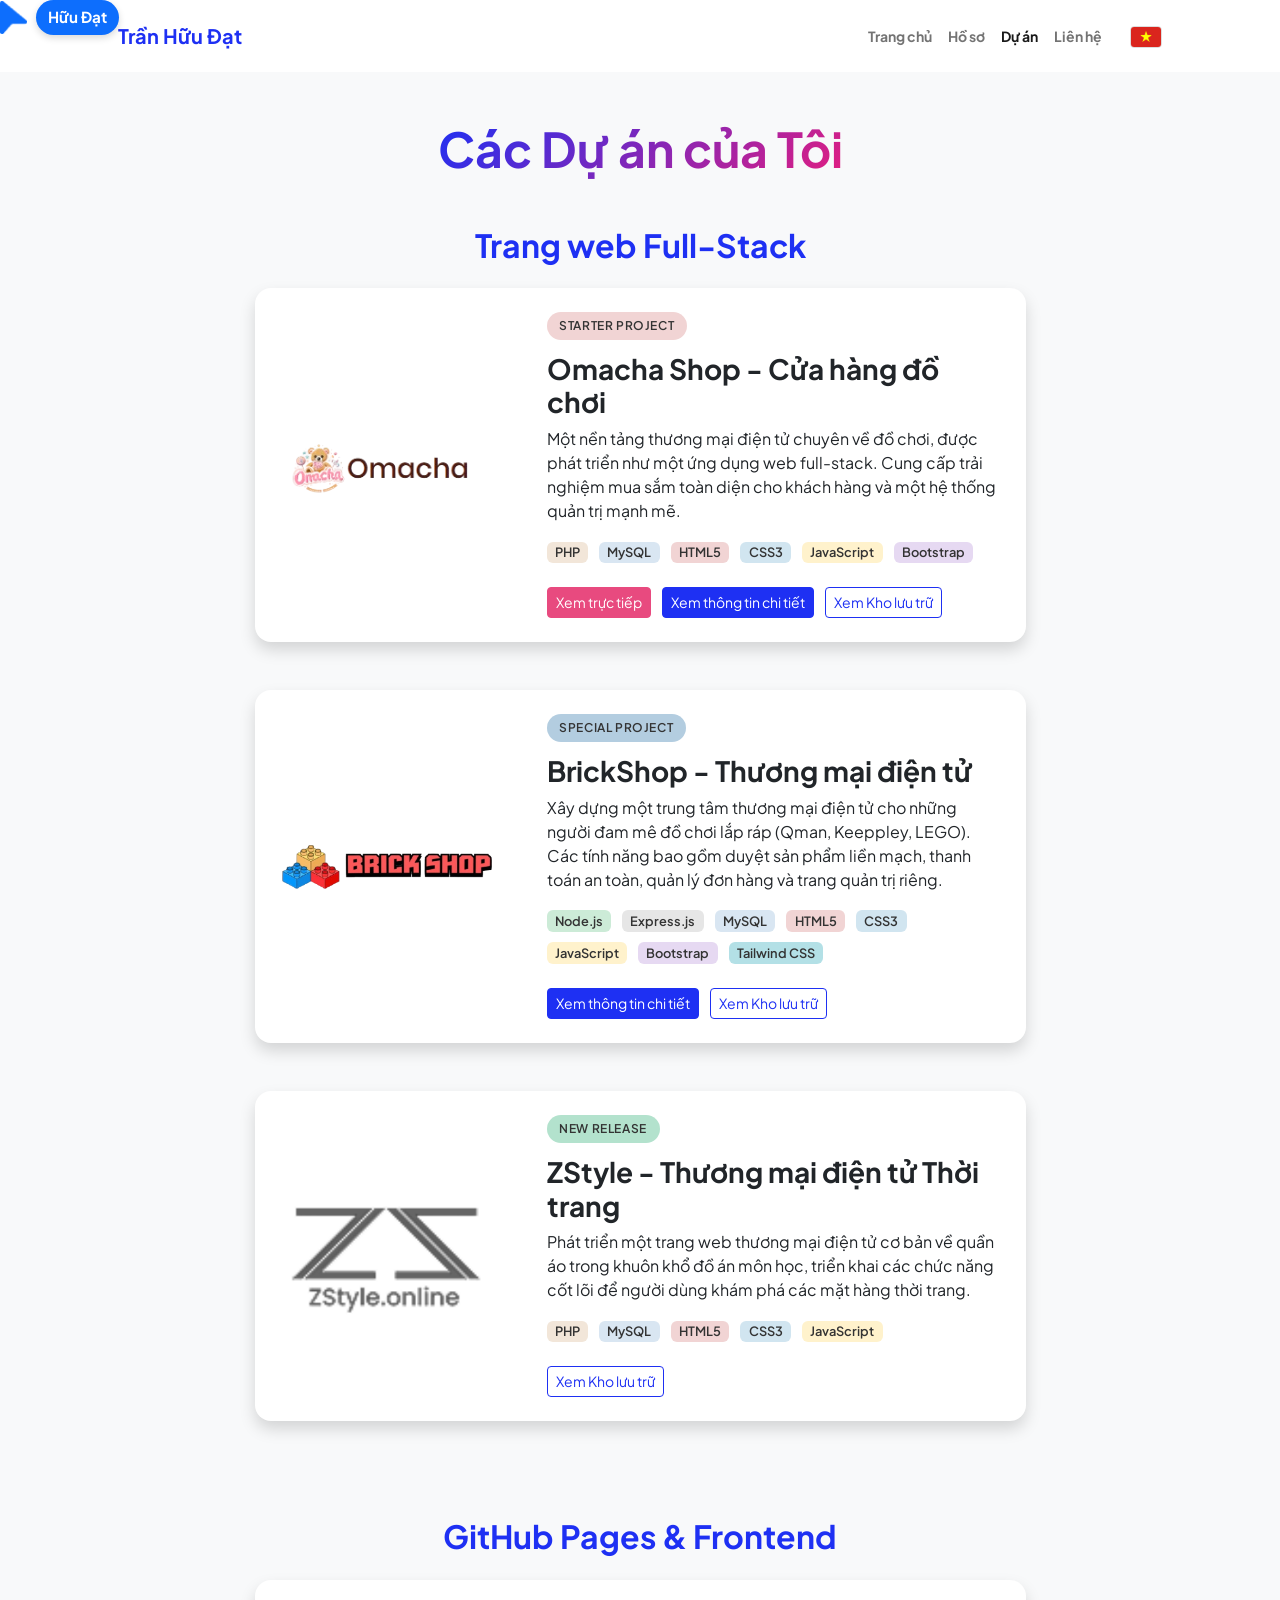
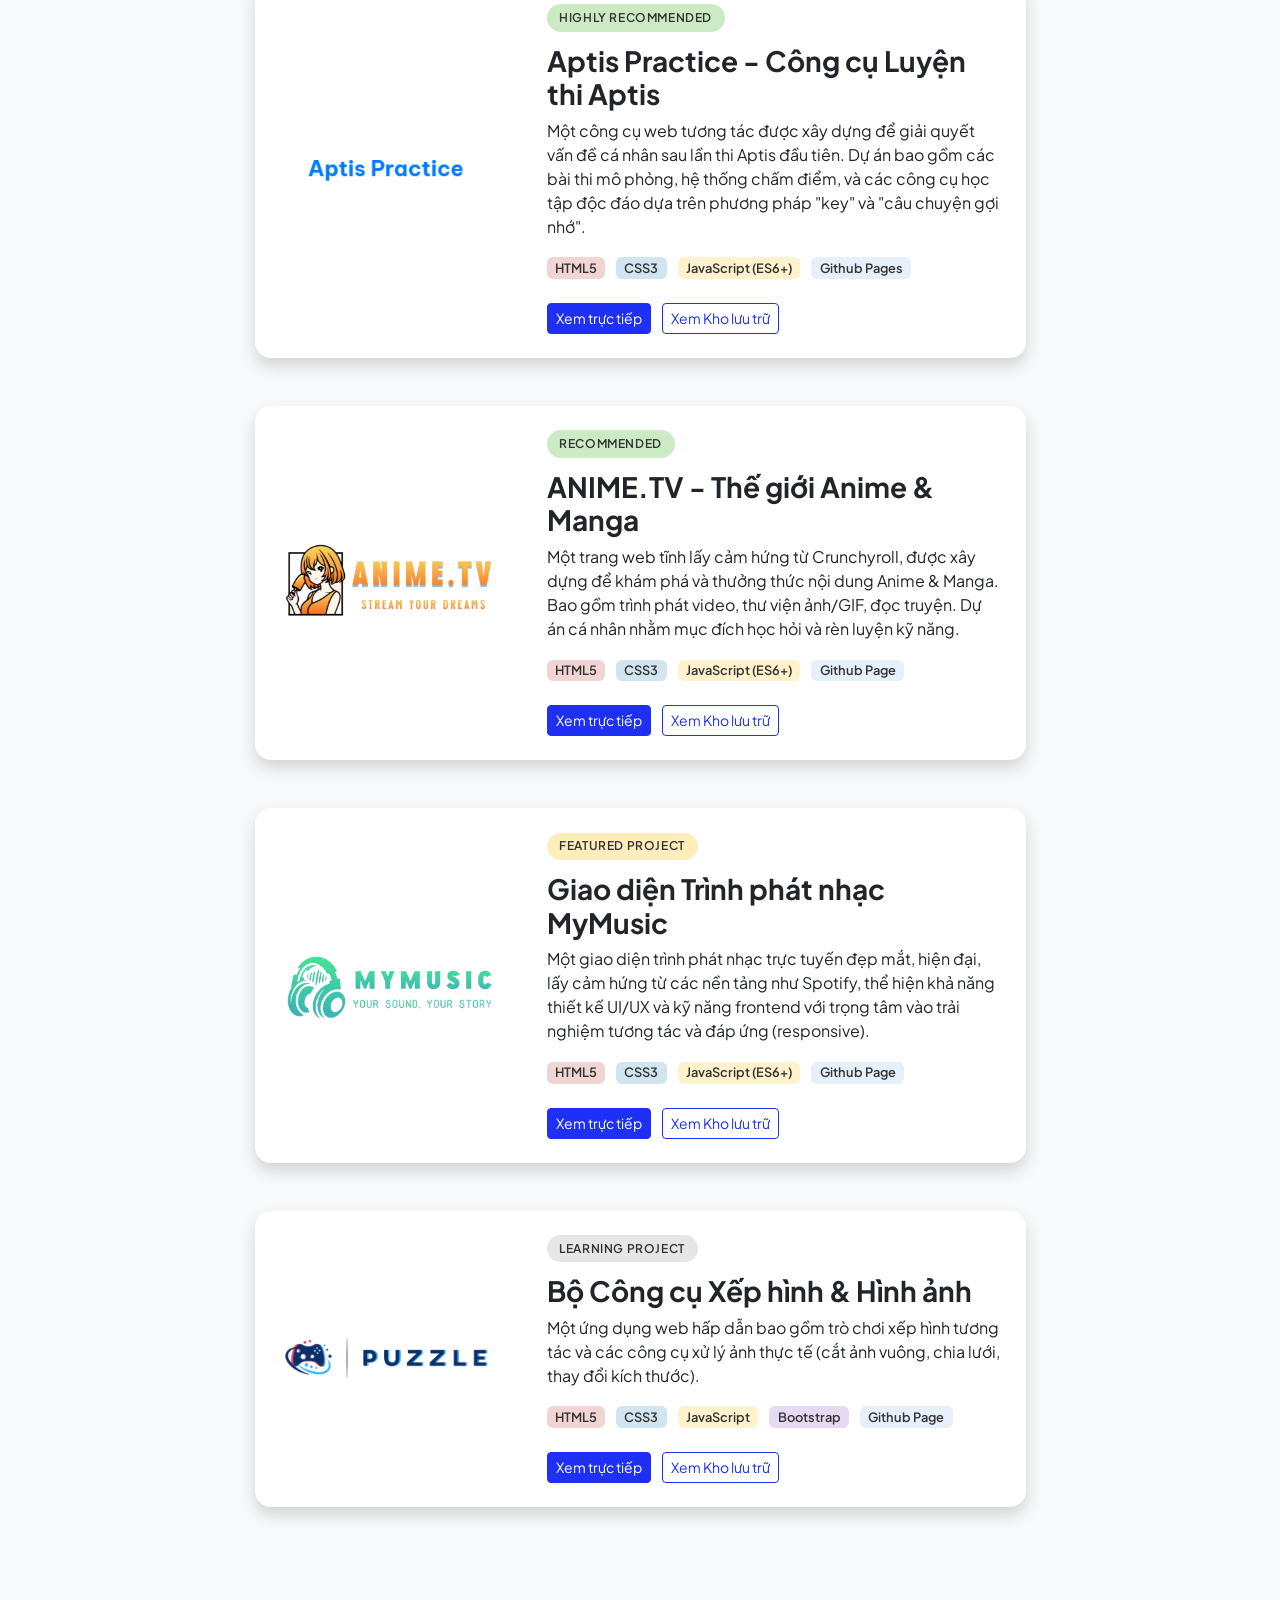
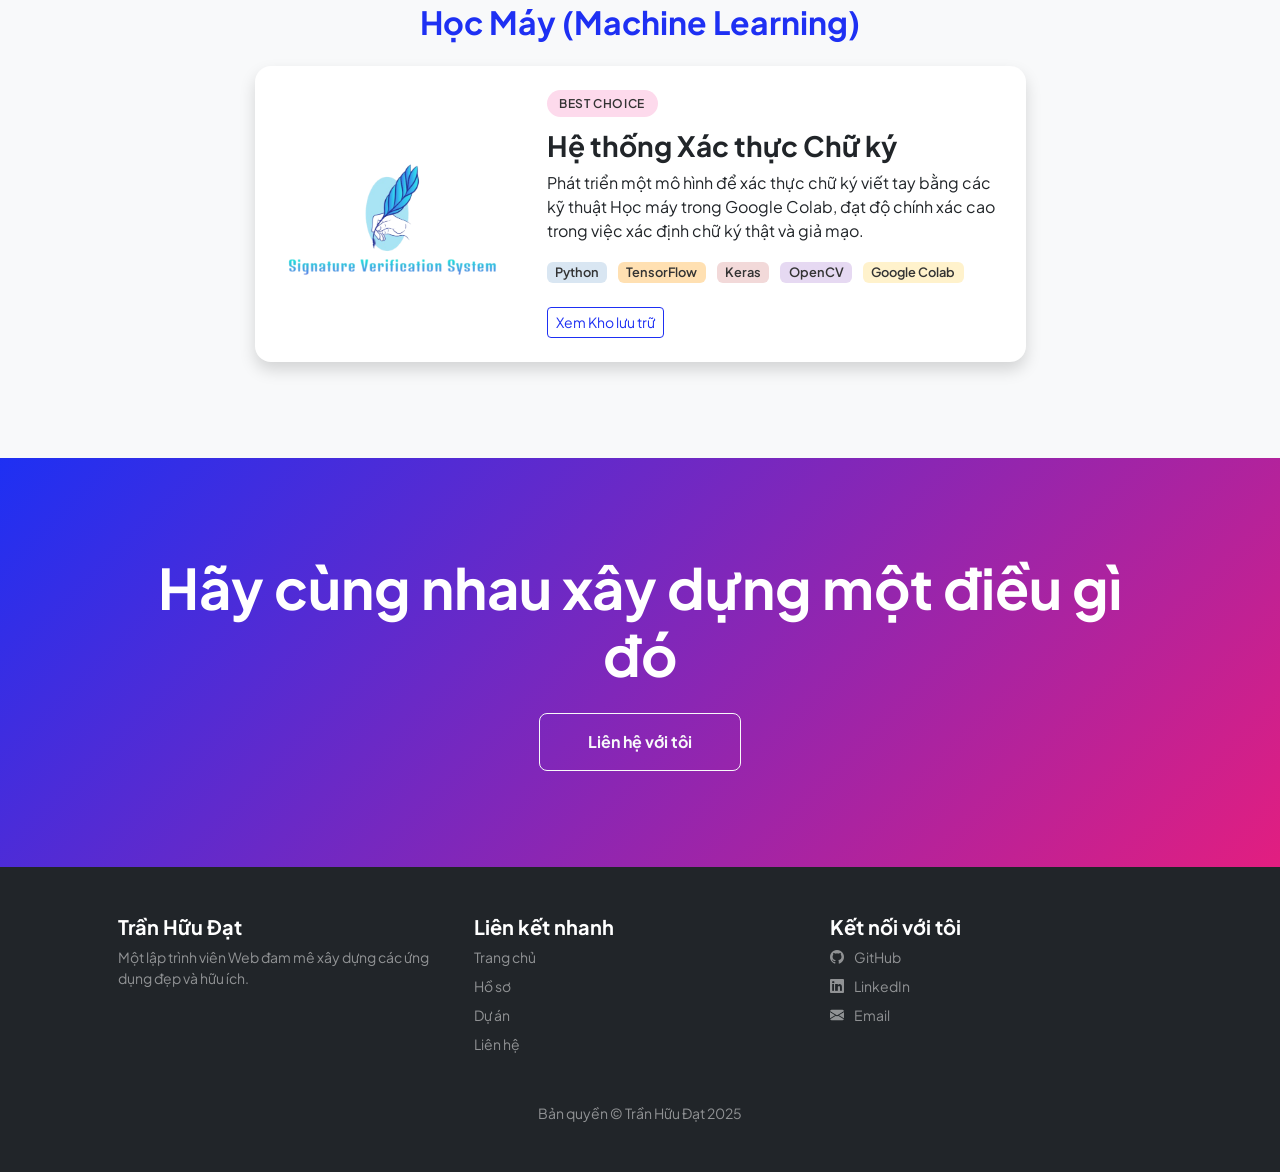
<file: projects.html>
<!DOCTYPE html>
<html lang="vi">

<head>
    <meta charset="utf-8" />
    <meta name="viewport" content="width=device-width, initial-scale=1, shrink-to-fit=no" />
    <meta name="description" content="Các dự án và kỹ năng của tôi" data-translate-key="metaDescription" />
    <meta name="author" content="Trần Hữu Đạt" />
    <title>Dự án - Trần Hữu Đạt</title>
    <!-- Favicon-->
    <link rel="icon" type="image/png" href="assets/favicon.png" />
    <!-- Custom Google font-->
    <link rel="preconnect" href="https://fonts.googleapis.com" />
    <link rel="preconnect" href="https://fonts.gstatic.com" crossorigin />
    <link
        href="https://fonts.googleapis.com/css2?family=Plus+Jakarta+Sans:wght@100;200;300;400;500;600;700;800;900&display=swap"
        rel="stylesheet" />
    <!-- Bootstrap icons-->
    <link href="https://cdn.jsdelivr.net/npm/bootstrap-icons@1.8.1/font/bootstrap-icons.css" rel="stylesheet" />
    <!-- Core theme CSS (includes Bootstrap)-->
    <link href="css/styles.css" rel="stylesheet" />

    <!-- CSS đã được gộp và cập nhật cho con trỏ và nút chuyển ngôn ngữ -->
    <style>
        body {
            cursor: none;
            position: relative;
        }

        a,
        button,
        input[type="submit"],
        .form-control,
        .current-flag {
            cursor: url('assets/hand_blue.png'), auto;
        }

        /* (CSS hiện tại của bạn) */

        /* CSS CHO TAG PHÂN LOẠI DỰ ÁN */
        .project-category-tag {
            display: inline-block;
            background-color: #b3cde0;
            /* Pastel blue */
            color: #333;
            padding: 0.3rem 0.8rem;
            font-size: 0.75rem;
            font-weight: 600;
            border-radius: 50px;
            margin-bottom: 0.75rem;
            text-transform: uppercase;
            letter-spacing: 0.05em;
        }

        .project-category-tag.frontend {
            background-color: #ccebc5;
            /* Pastel green */
        }

        .project-category-tag.mobile {
            background-color: #ffedbc;
            /* Pastel yellow */
            color: #333;
        }

        .project-category-tag.ml {
            background-color: #decbe4;
            /* Pastel purple */
        }

        .project-category-tag.fullstack {
            background-color: #fed9a6;
            /* Pastel orange */
        }

        .project-tag-special {
            background-color: #b3cde0;
            /* Pastel blue */
        }

        .project-tag-highly-recommended {
            background-color: #ccebc5;
            /* Pastel green */
        }

        .project-tag-featured {
            background-color: #ffedbc;
            /* Pastel yellow */
            color: #333;
        }

        .project-tag-best-choice {
            background-color: #fddaec;
            /* Pastel pink */
        }

        .project-tag-new-release {
            background-color: #b3e2cd;
            /* Pastel teal */
            color: #333;
        }

        .project-tag-starter {
            background-color: #f1d4d4;
            /* Pastel red */
        }

        .project-tag-learning {
            background-color: #e6e6e6;
            /* Pastel gray */
        }

        /* CSS CHO TECH TAGS */
        .tech-stack-container {
            margin-top: 0.75rem;
            margin-bottom: 0.5rem;
        }

        .tech-tag {
            display: inline-block;
            padding: 0.35em 0.65em;
            font-size: 0.8em;
            font-weight: 600;
            line-height: 1;
            color: #333;
            text-align: center;
            white-space: nowrap;
            vertical-align: baseline;
            border-radius: 0.375rem;
            margin-right: 0.5rem;
            margin-bottom: 0.5rem;
        }

        .tech-tag.html5 {
            background-color: #f1d4d4;
            /* Pastel red */
        }

        .tech-tag.css3 {
            background-color: #d1e5f0;
            /* Pastel blue */
        }

        .tech-tag.javascript {
            background-color: #fff2cc;
            /* Pastel yellow */
        }

        .tech-tag.bootstrap {
            background-color: #e6d9f2;
            /* Pastel purple */
        }

        .tech-tag.tailwind {
            background-color: #b3e0e6;
            /* Pastel cyan */
        }

        .tech-tag.nodejs {
            background-color: #ccebd7;
            /* Pastel green */
        }

        .tech-tag.expressjs {
            background-color: #e6e6e6;
            /* Pastel gray */
        }

        .tech-tag.php {
            background-color: #f2e6d9;
            /* Pastel beige */
        }

        .tech-tag.mysql {
            background-color: #d9e6f2;
            /* Pastel light blue */
        }

        .tech-tag.firebase {
            background-color: #fff2cc;
            /* Pastel yellow */
        }

        .tech-tag.java {
            background-color: #f2d9e6;
            /* Pastel pink */
        }

        .tech-tag.android {
            background-color: #e0f2e6;
            /* Pastel green */
        }

        .tech-tag.github {
            background-color: #e6f0fa;
            /* Pastel light blue */
        }

        .tech-tag.python {
            background-color: #d9e6f2;
            /* Pastel light blue */
        }

        .tech-tag.tensorflow {
            background-color: #ffe0b2;
            /* Pastel orange */
        }

        .tech-tag.keras {
            background-color: #f2d9d9;
            /* Pastel red */
        }

        .tech-tag.opencv {
            background-color: #e6d9f2;
            /* Pastel purple */
        }

        .tech-tag.colab {
            background-color: #fff2cc;
            /* Pastel yellow */
        }

        .tech-tag.git {
            background-color: #f2e0e6;
            /* Pastel pink */
        }

        .tech-tag.figma {
            background-color: #e6e0f2;
            /* Pastel lavender */
        }

        .project-card-image {
            max-width: 150px;
            display: block;
            margin-left: auto;
            margin-right: auto;
        }

        /* Nút chính (màu nền hồng) */
        .btn-omacha-primary {
            background-color: #E84A7F;
            /* Mã màu hồng từ logo Omacha của bạn */
            border-color: #E84A7F;
            color: #fff;
            /* Chữ màu trắng */
        }

        /* Hiệu ứng khi di chuột vào nút chính */
        .btn-omacha-primary:hover {
            background-color: #d13c6d;
            /* Làm màu hồng đậm hơn một chút */
            border-color: #d13c6d;
            color: #fff;
        }

        /* Nút phụ (viền hồng) */
        .btn-omacha-outline {
            border-color: #E84A7F;
            color: #E84A7F;
        }

        /* Hiệu ứng khi di chuột vào nút phụ */
        .btn-omacha-outline:hover {
            background-color: #E84A7F;
            border-color: #E84A7F;
            color: #fff;
            /* Chữ chuyển thành màu trắng */
        }

        @media (min-width: 768px) {
            .project-card-image {
                max-width: 220px;
                margin-left: 0;
                margin-right: 0;
            }

            .d-flex.flex-md-row>.text-md-start.p-md-0 {
                padding: 1.5rem !important;
            }

            .d-flex.flex-md-row>.p-md-5 {
                padding: 1.5rem !important;
            }
        }

        /* CSS CHO NÚT CHUYỂN NGÔN NGỮ */
        .language-switcher {
            position: relative;
            display: inline-block;
            margin-left: 20px;
        }

        .language-switcher .current-flag img {
            width: 32px;
            border-radius: 4px;
            border: 1px solid #ddd;
        }

        .language-dropdown {
            display: none;
            position: absolute;
            top: 120%;
            right: 0;
            background-color: white;
            border-radius: 12px;
            box-shadow: 0 4px 15px rgba(0, 0, 0, 0.15);
            padding: 8px;
            z-index: 1100;
            width: 180px;
            border: 1px solid #eee;
            opacity: 0;
            transform: translateY(10px);
            transition: opacity 0.2s ease-in-out, transform 0.2s ease-in-out;
            pointer-events: none;
        }

        .language-dropdown.show {
            display: block;
            opacity: 1;
            transform: translateY(0);
            pointer-events: auto;
        }

        .language-dropdown a {
            display: flex;
            align-items: center;
            padding: 10px 15px;
            text-decoration: none;
            color: #333;
            font-size: 1rem;
            font-weight: 500;
            border-radius: 8px;
            transition: background-color 0.2s ease;
        }

        .language-dropdown a:hover {
            background-color: #f0f2f5;
        }

        .language-dropdown img {
            width: 24px;
            margin-right: 12px;
            border-radius: 3px;
        }

        /* CSS CHO CON TRỎ TÙY CHỈNH */
        .cursor-element {
            position: fixed;
            display: flex;
            align-items: center;
            pointer-events: none;
            z-index: 1070;
            opacity: 0;
            transition: opacity 0.3s ease-in-out;
        }

        .cursor-element.visible {
            opacity: 1;
        }

        .cursor-element img {
            width: 28px;
            height: auto;
            margin-right: 8px;
        }

        .cursor-element .cursor-text {
            background-color: #0d6efd;
            color: white;
            padding: 6px 12px;
            border-radius: 20px;
            font-size: 0.95em;
            box-shadow: 0 3px 7px rgba(0, 0, 0, 0.15);
            font-weight: bold;
            opacity: 1;
            transition: opacity 0.5s ease-in-out;
        }

        .cursor-element .cursor-text.fade-out {
            opacity: 0;
        }

        /* Thêm vào cuối file CSS của bạn */
        footer.bg-dark a.text-white-50 {
            transition: color 0.3s ease-in-out;
        }

        footer.bg-dark a.text-white-50:hover {
            color: #ffffff !important;
            /* Dùng !important để ghi đè bootstrap nếu cần */
            text-decoration: underline;
        }

        footer a {
            color: #adb5bd;
            /* Màu chữ liên kết trong footer */
            text-decoration: none;
        }
    </style>
</head>

<body class="d-flex flex-column h-100 bg-light">
    <main class="flex-shrink-0">
        <!-- Navigation-->
        <header-placeholder></header-placeholder>

        <!-- Projects Section -->
        <section class="py-5">
            <div class="container px-5 mb-5">
                <div class="text-center mb-5">
                    <h1 class="display-5 fw-bolder mb-0"><span class="text-gradient d-inline"
                            data-translate-key="projectsTitle">Các Dự án của Tôi</span></h1>
                </div>

                <!-- Full-Stack Websites Section -->
                <div class="mb-5">
                    <h2 class="text-primary fw-bolder mb-4 text-center" data-translate-key="fullstackTitle">Trang web
                        Full-Stack</h2>
                    <div class="row gx-5 justify-content-center">
                        <div class="col-lg-11 col-xl-9 col-xxl-8">
                            <!-- Project Card: Omacha Shop -->
                            <div class="card overflow-hidden shadow rounded-4 border-0 mb-5">
                                <div class="card-body p-0">
                                    <div class="d-flex flex-column flex-md-row align-items-center">

                                        <!-- Logo dự án -->
                                        <div class="text-center text-md-start p-3 p-md-0">
                                            <img class="img-fluid project-card-image" src="assets/logo_omacha.png"
                                                alt="Omacha Shop Logo" />
                                        </div>

                                        <!-- Nội dung chi tiết -->
                                        <div class="p-4 p-md-5 flex-grow-1">
                                            <!-- Tag đặc biệt cho dự án -->
                                            <div class="project-category-tag project-tag-starter"
                                                data-translate-key="tagStarterProject">Starter Project</div>

                                            <!-- Tiêu đề và Mô tả -->
                                            <h3 class="fw-bolder" data-translate-key="omachaTitle">Omacha Shop - Cửa
                                                hàng đồ chơi</h3>
                                            <p data-translate-key="omachaDesc">Một nền tảng thương mại điện tử chuyên về
                                                đồ chơi, được phát triển như một ứng dụng web full-stack. Cung cấp trải
                                                nghiệm mua sắm toàn diện cho khách hàng và một hệ thống quản trị mạnh
                                                mẽ.</p>

                                            <!-- Ngăn xếp công nghệ -->
                                            <div class="tech-stack-container">
                                                <span class="tech-tag php">PHP</span>
                                                <span class="tech-tag mysql">MySQL</span>
                                                <span class="tech-tag html5">HTML5</span>
                                                <span class="tech-tag css3">CSS3</span>
                                                <span class="tech-tag javascript">JavaScript</span>
                                                <span class="tech-tag bootstrap">Bootstrap</span>
                                            </div>

                                            <!-- Các nút bấm -->
                                            <a href="https://tranhuudat2004.github.io/Omacha-Shop-Demo/"
                                                class="btn btn-sm btn-omacha-primary me-2 mt-2" target="_blank"
                                                rel="noopener noreferrer" data-translate-key="btnLiveDemo">Xem trực
                                                tiếp</a>

                                            <a href="omacha-shop.html" class="btn btn-sm btn-primary me-2 mt-2"
                                                rel="noopener noreferrer" data-translate-key="btnViewDetail">Xem thông
                                                tin chi tiết</a>

                                            <a href="https://github.com/TranHuuDat2004/Omacha_Shop"
                                                class="btn btn-sm btn-outline-primary me-2 mt-2" target="_blank"
                                                rel="noopener noreferrer" data-translate-key="btnViewRepo">Xem Kho lưu
                                                trữ</a>
                                        </div>

                                    </div>
                                </div>
                            </div>
                            <!-- Project Card: BrickShop -->
                            <div class="card overflow-hidden shadow rounded-4 border-0 mb-5">
                                <div class="card-body p-0">
                                    <div class="d-flex flex-column flex-md-row align-items-center">
                                        <div class="text-center text-md-start p-3 p-md-0">
                                            <img class="img-fluid project-card-image" src="assets/logo_brickshop.png"
                                                alt="BrickShop Logo" />
                                        </div>
                                        <div class="p-4 p-md-5 flex-grow-1">
                                            <div class="project-category-tag project-tag-special"
                                                data-translate-key="tagspecialProject">Special Project</div>
                                            <h3 class="fw-bolder" data-translate-key="brickshopTitle">BrickShop - Thương
                                                mại điện tử</h3>
                                            <p data-translate-key="brickshopDesc">Xây dựng một trung tâm thương mại điện
                                                tử cho những người đam mê đồ chơi lắp ráp (Qman, Keeppley, LEGO). Các
                                                tính năng bao gồm duyệt sản phẩm liền mạch, thanh toán an toàn, quản lý
                                                đơn hàng và trang quản trị riêng.</p>
                                            <!-- THAY THẾ DÒNG TECH CŨ BẰNG CÁI NÀY -->
                                            <div class="tech-stack-container">
                                                <span class="tech-tag nodejs">Node.js</span>
                                                <span class="tech-tag expressjs">Express.js</span>
                                                <span class="tech-tag mysql">MySQL</span>
                                                <span class="tech-tag html5">HTML5</span>
                                                <span class="tech-tag css3">CSS3</span>
                                                <span class="tech-tag javascript">JavaScript</span>
                                                <span class="tech-tag bootstrap">Bootstrap</span>
                                                <span class="tech-tag tailwind">Tailwind CSS</span>
                                            </div>

                                            <a href="brickshop.html" class="btn btn-sm btn-primary me-2 mt-2"
                                                rel="noopener noreferrer" data-translate-key="btnViewDetail">Xem thông
                                                tin chi tiết</a>

                                            <a href="https://github.com/TranHuuDat2004/brickshop"
                                                class="btn btn-sm btn-outline-primary me-2 mt-2" target="_blank"
                                                rel="noopener noreferrer" data-translate-key="btnViewRepo">Xem Kho lưu
                                                trữ</a>

                                        </div>
                                    </div>
                                </div>
                            </div>
                            <!-- Project Card: ZStyle -->
                            <div class="card overflow-hidden shadow rounded-4 border-0 mb-5">
                                <div class="card-body p-0">
                                    <div class="d-flex flex-column flex-md-row align-items-center">
                                        <div class="text-center text-md-start p-3 p-md-0">
                                            <img class="img-fluid project-card-image"
                                                src="assets/logo_zstyle_resized.png" alt="ZStyle Logo" />
                                        </div>
                                        <div class="p-4 p-md-5 flex-grow-1">
                                            <div class="project-category-tag project-tag-new-release"
                                                data-translate-key="categoryFullstack">New Release</div>
                                            <h3 class="fw-bolder" data-translate-key="zstyleTitle">ZStyle - Thương mại
                                                điện tử Thời trang</h3>
                                            <p data-translate-key="zstyleDesc">Phát triển một trang web thương mại điện
                                                tử cơ bản về quần áo trong khuôn khổ đồ án môn học, triển khai các chức
                                                năng cốt lõi để người dùng khám phá các mặt hàng thời trang.</p>
                                            <div class="tech-stack-container">
                                                <span class="tech-tag php">PHP</span>
                                                <span class="tech-tag mysql">MySQL</span>
                                                <span class="tech-tag html5">HTML5</span>
                                                <span class="tech-tag css3">CSS3</span>
                                                <span class="tech-tag javascript">JavaScript</span>
                                            </div>
                                            <a href="https://github.com/TranHuuDat2004/ZStyle"
                                                class="btn btn-sm btn-outline-primary me-2 mt-2" target="_blank"
                                                rel="noopener noreferrer" data-translate-key="btnViewRepo">Xem Kho lưu
                                                trữ</a>
                                        </div>
                                    </div>
                                </div>
                            </div>
                        </div>
                    </div>
                </div>

                <!-- GitHub Pages & Frontend Projects Section -->
                <div class="mb-5">
                    <h2 class="text-primary fw-bolder mb-4 text-center" data-translate-key="frontendTitle">GitHub Pages
                        & Frontend</h2>
                    <div class="row gx-5 justify-content-center">
                        <div class="col-lg-11 col-xl-9 col-xxl-8">
                            <!-- ========== PROJECT CARD: APTIS PRACTICE ========== -->
                            <div class="card overflow-hidden shadow rounded-4 border-0 mb-5">
                                <div class="card-body p-0">
                                    <div class="d-flex flex-column flex-md-row align-items-center">
                                        <div class="text-center text-md-start p-3 p-md-0">
                                            <!-- Gợi ý: Tạo một logo đơn giản cho Aptis Practice, ví dụ: file aptis-logo.png -->
                                            <img class="img-fluid project-card-image" src="assets/logo_aptis.png"
                                                alt="Aptis Practice Logo" />
                                        </div>
                                        <div class="p-4 p-md-5 flex-grow-1">
                                            <div class="project-category-tag project-tag-highly-recommended"
                                                data-translate-key="tagHighlyRecommended">Highly Recommended</div>
                                            <h3 class="fw-bolder" data-translate-key="aptisTitle">Aptis Practice - Công
                                                cụ Luyện thi Aptis</h3>
                                            <p data-translate-key="aptisDesc">Một công cụ web tương tác được xây dựng để
                                                giải quyết vấn đề cá nhân sau lần thi Aptis đầu tiên. Dự án bao gồm các
                                                bài thi mô phỏng, hệ thống chấm điểm, và các công cụ học tập độc đáo dựa
                                                trên phương pháp "key" và "câu chuyện gợi nhớ".</p>
                                            <div class="tech-stack-container">
                                                <span class="tech-tag html5">HTML5</span>
                                                <span class="tech-tag css3">CSS3</span>
                                                <span class="tech-tag javascript">JavaScript (ES6+)</span>
                                                <span class="tech-tag github">Github Pages</span>
                                            </div>
                                            <a href="https://tranhuudat2004.github.io/aptis-practice/"
                                                class="btn btn-sm btn-primary me-2 mt-2" target="_blank"
                                                rel="noopener noreferrer" data-translate-key="btnLiveDemo">Xem trực
                                                tiếp</a>
                                            <a href="https://github.com/TranHuuDat2004/aptis-practice"
                                                class="btn btn-sm btn-outline-primary mt-2" target="_blank"
                                                rel="noopener noreferrer" data-translate-key="btnViewRepo">Xem Kho lưu
                                                trữ</a>
                                        </div>
                                    </div>
                                </div>
                            </div>
                            <!-- ======================================================== -->

                            <!-- ========== PROJECT CARD: ANIME.TV (MỚI THÊM) ========== -->
                            <div class="card overflow-hidden shadow rounded-4 border-0 mb-5">
                                <div class="card-body p-0">
                                    <div class="d-flex flex-column flex-md-row align-items-center">
                                        <div class="text-center text-md-start p-3 p-md-0">
                                            <img class="img-fluid project-card-image" src="assets/logo_animetv.png"
                                                alt="ANIME.TV Logo" />
                                        </div>
                                        <div class="p-4 p-md-5 flex-grow-1">
                                            <div class="project-category-tag project-tag-highly-recommended"
                                                data-translate-key="tagRecommended">Recommended</div>
                                            <h3 class="fw-bolder" data-translate-key="animetvTitle">ANIME.TV - Thế giới
                                                Anime & Manga</h3>
                                            <p data-translate-key="animetvDesc">Một trang web tĩnh lấy cảm hứng từ
                                                Crunchyroll, được xây dựng để khám phá và thưởng thức nội dung Anime &
                                                Manga. Bao gồm trình phát video, thư viện ảnh/GIF, đọc truyện. Dự án cá
                                                nhân nhằm mục đích học hỏi và rèn luyện kỹ năng.</p>
                                            <div class="tech-stack-container">
                                                <span class="tech-tag html5">HTML5</span>
                                                <span class="tech-tag css3">CSS3</span>
                                                <span class="tech-tag javascript">JavaScript (ES6+)</span>
                                                <span class="tech-tag github">Github Page</span>
                                            </div>
                                            <a href="https://tranhuudat2004.github.io/anime.tv/"
                                                class="btn btn-sm btn-primary me-2 mt-2" target="_blank"
                                                rel="noopener noreferrer" data-translate-key="btnLiveDemo">Xem trực
                                                tiếp</a>
                                            <a href="https://github.com/TranHuuDat2004/anime.tv"
                                                class="btn btn-sm btn-outline-primary mt-2" target="_blank"
                                                rel="noopener noreferrer" data-translate-key="btnViewRepo">Xem Kho lưu
                                                trữ</a>
                                        </div>
                                    </div>
                                </div>
                            </div>
                            <!-- ======================================================== -->

                            <!-- Project Card: MyMusic Player Interface -->
                            <div class="card overflow-hidden shadow rounded-4 border-0 mb-5">
                                <div class="card-body p-0">
                                    <div class="d-flex flex-column flex-md-row align-items-center">
                                        <div class="text-center text-md-start p-3 p-md-0">
                                            <img class="img-fluid project-card-image" src="assets/logo_mymusic.png"
                                                alt="MyMusic Player Logo" />
                                        </div>
                                        <div class="p-4 p-md-5 flex-grow-1">
                                            <div class="project-category-tag project-tag-featured"
                                                data-translate-key="tagFeatured">Featured Project</div>

                                            <h3 class="fw-bolder" data-translate-key="mymusicTitle">Giao diện Trình phát
                                                nhạc MyMusic</h3>
                                            <p data-translate-key="mymusicDesc">Một giao diện trình phát nhạc trực tuyến
                                                đẹp mắt, hiện đại, lấy cảm hứng từ các nền tảng như Spotify, thể hiện
                                                khả năng thiết kế UI/UX và kỹ năng frontend với trọng tâm vào trải
                                                nghiệm tương tác và đáp ứng (responsive).</p>
                                            <div class="tech-stack-container">
                                                <span class="tech-tag html5">HTML5</span>
                                                <span class="tech-tag css3">CSS3</span>
                                                <span class="tech-tag javascript">JavaScript (ES6+)</span>
                                                <span class="tech-tag github">Github Page</span>
                                            </div>
                                            <a href="https://tranhuudat2004.github.io/mymusic-demo/"
                                                class="btn btn-sm btn-primary me-2 mt-2" target="_blank"
                                                rel="noopener noreferrer" data-translate-key="btnLiveDemo">Xem trực
                                                tiếp</a>
                                            <a href="https://github.com/TranHuuDat2004/mymusic"
                                                class="btn btn-sm btn-outline-primary mt-2" target="_blank"
                                                rel="noopener noreferrer" data-translate-key="btnViewRepo">Xem Kho lưu
                                                trữ</a>
                                        </div>
                                    </div>
                                </div>
                            </div>

                            <!-- Project Card: Puzzle & Image Tools Suite -->
                            <div class="card overflow-hidden shadow rounded-4 border-0 mb-5">
                                <div class="card-body p-0">
                                    <div class="d-flex flex-column flex-md-row align-items-center">
                                        <div class="text-center text-md-start p-3 p-md-0">
                                            <img class="img-fluid project-card-image" src="assets/logo_puzzle0.png"
                                                alt="Puzzle & Image Tools Suite Logo" />
                                        </div>
                                        <div class="p-4 p-md-5 flex-grow-1">
                                            <div class="project-category-tag project-tag-learning"
                                                data-translate-key="tagLearningProject">Learning Project</div>
                                            <h3 class="fw-bolder" data-translate-key="puzzleTitle">Bộ Công cụ Xếp hình &
                                                Hình ảnh</h3>
                                            <p data-translate-key="puzzleDesc">Một ứng dụng web hấp dẫn bao gồm trò chơi
                                                xếp hình tương tác và các công cụ xử lý ảnh thực tế (cắt ảnh vuông, chia
                                                lưới, thay đổi kích thước).</p>
                                            <div class="tech-stack-container">
                                                <span class="tech-tag html5">HTML5</span>
                                                <span class="tech-tag css3">CSS3</span>
                                                <span class="tech-tag javascript">JavaScript</span>
                                                <span class="tech-tag bootstrap">Bootstrap</span>
                                                <span class="tech-tag github">Github Page</span>
                                            </div>
                                            <a href="https://tranhuudat2004.github.io/games_tools/"
                                                class="btn btn-sm btn-primary me-2 mt-2" target="_blank"
                                                rel="noopener noreferrer" data-translate-key="btnLiveDemo">Xem trực
                                                tiếp</a>
                                            <a href="https://github.com/TranHuuDat2004/games_tools"
                                                class="btn btn-sm btn-outline-primary mt-2" target="_blank"
                                                rel="noopener noreferrer" data-translate-key="btnViewRepo">Xem Kho lưu
                                                trữ</a>
                                        </div>
                                    </div>
                                </div>
                            </div>

                        </div>
                    </div>
                </div>

                <!-- Machine Learning Projects Section -->
                <div>
                    <h2 class="text-primary fw-bolder mb-4 text-center" data-translate-key="mlTitle">Học Máy (Machine
                        Learning)</h2>
                    <div class="row gx-5 justify-content-center">
                        <div class="col-lg-11 col-xl-9 col-xxl-8">
                            <!-- Project Card: Signature Verification -->
                            <div class="card overflow-hidden shadow rounded-4 border-0">
                                <div class="card-body p-0">
                                    <div class="d-flex flex-column flex-md-row align-items-center">
                                        <div class="text-center text-md-start p-3 p-md-0">
                                            <img class="img-fluid project-card-image" src="assets/logo_handwriting.png"
                                                alt="Signature Verification Logo" />
                                        </div>
                                        <div class="p-4 p-md-5 flex-grow-1">
                                            <div class="project-category-tag project-tag-best-choice"
                                                data-translate-key="categoryML">Best Choice</div>
                                            <h3 class="fw-bolder" data-translate-key="signatureTitle">Hệ thống Xác thực
                                                Chữ ký</h3>
                                            <p data-translate-key="signatureDesc">Phát triển một mô hình để xác thực chữ
                                                ký viết tay bằng các kỹ thuật Học máy trong Google Colab, đạt độ chính
                                                xác cao trong việc xác định chữ ký thật và giả mạo.</p>
                                            <div class="tech-stack-container">
                                                <span class="tech-tag python">Python</span>
                                                <span class="tech-tag tensorflow">TensorFlow</span>
                                                <span class="tech-tag keras">Keras</span>
                                                <span class="tech-tag opencv">OpenCV</span>
                                                <span class="tech-tag colab">Google Colab</span>
                                                <!-- <span class="tech-tag matplotlib">Matplotlib</span> -->
                                            </div>
                                            <a href="https://github.com/TranHuuDat2004/handwriting-signature-recognition"
                                                class="btn btn-sm btn-outline-primary mt-2" target="_blank"
                                                rel="noopener noreferrer" data-translate-key="btnViewRepo">Xem Kho lưu
                                                trữ</a>
                                        </div>
                                    </div>
                                </div>
                            </div>
                        </div>
                    </div>
                </div>
            </div>
        </section>

        <!-- Call to action section -->
        <section class="py-5 bg-gradient-primary-to-secondary text-white">
            <div class="container px-5 my-5">
                <div class="text-center">
                    <h2 class="display-4 fw-bolder mb-4" data-translate-key="ctaTitle">Hãy cùng nhau xây dựng một điều
                        gì đó</h2>
                    <a class="btn btn-outline-light btn-lg px-5 py-3 fs-6 fw-bolder" href="contact.html"
                        data-translate-key="ctaButton">Liên hệ với tôi</a>
                </div>
            </div>
        </section>
    </main>
    <!-- Footer Chuyên nghiệp & Có Cấu trúc -->
    <footer-placeholder></footer-placeholder>

    <!-- Cursor Element HTML -->
    <div class="cursor-element">
        <img src="assets/cursor_blue.png" alt="Custom Cursor Icon">
        <span class="cursor-text">Hữu Đạt</span>
    </div>

    <!-- Bootstrap core JS-->
    <script src="https://cdn.jsdelivr.net/npm/bootstrap@5.2.3/dist/js/bootstrap.bundle.min.js"></script>
    <!-- Core theme JS-->
    <script src="js/scripts.js"></script>
    <script src="js/header.js"></script>
    <script src="js/footer.js"></script>
    <script src="js/main.js"></script>
</body>

</html>
</file>
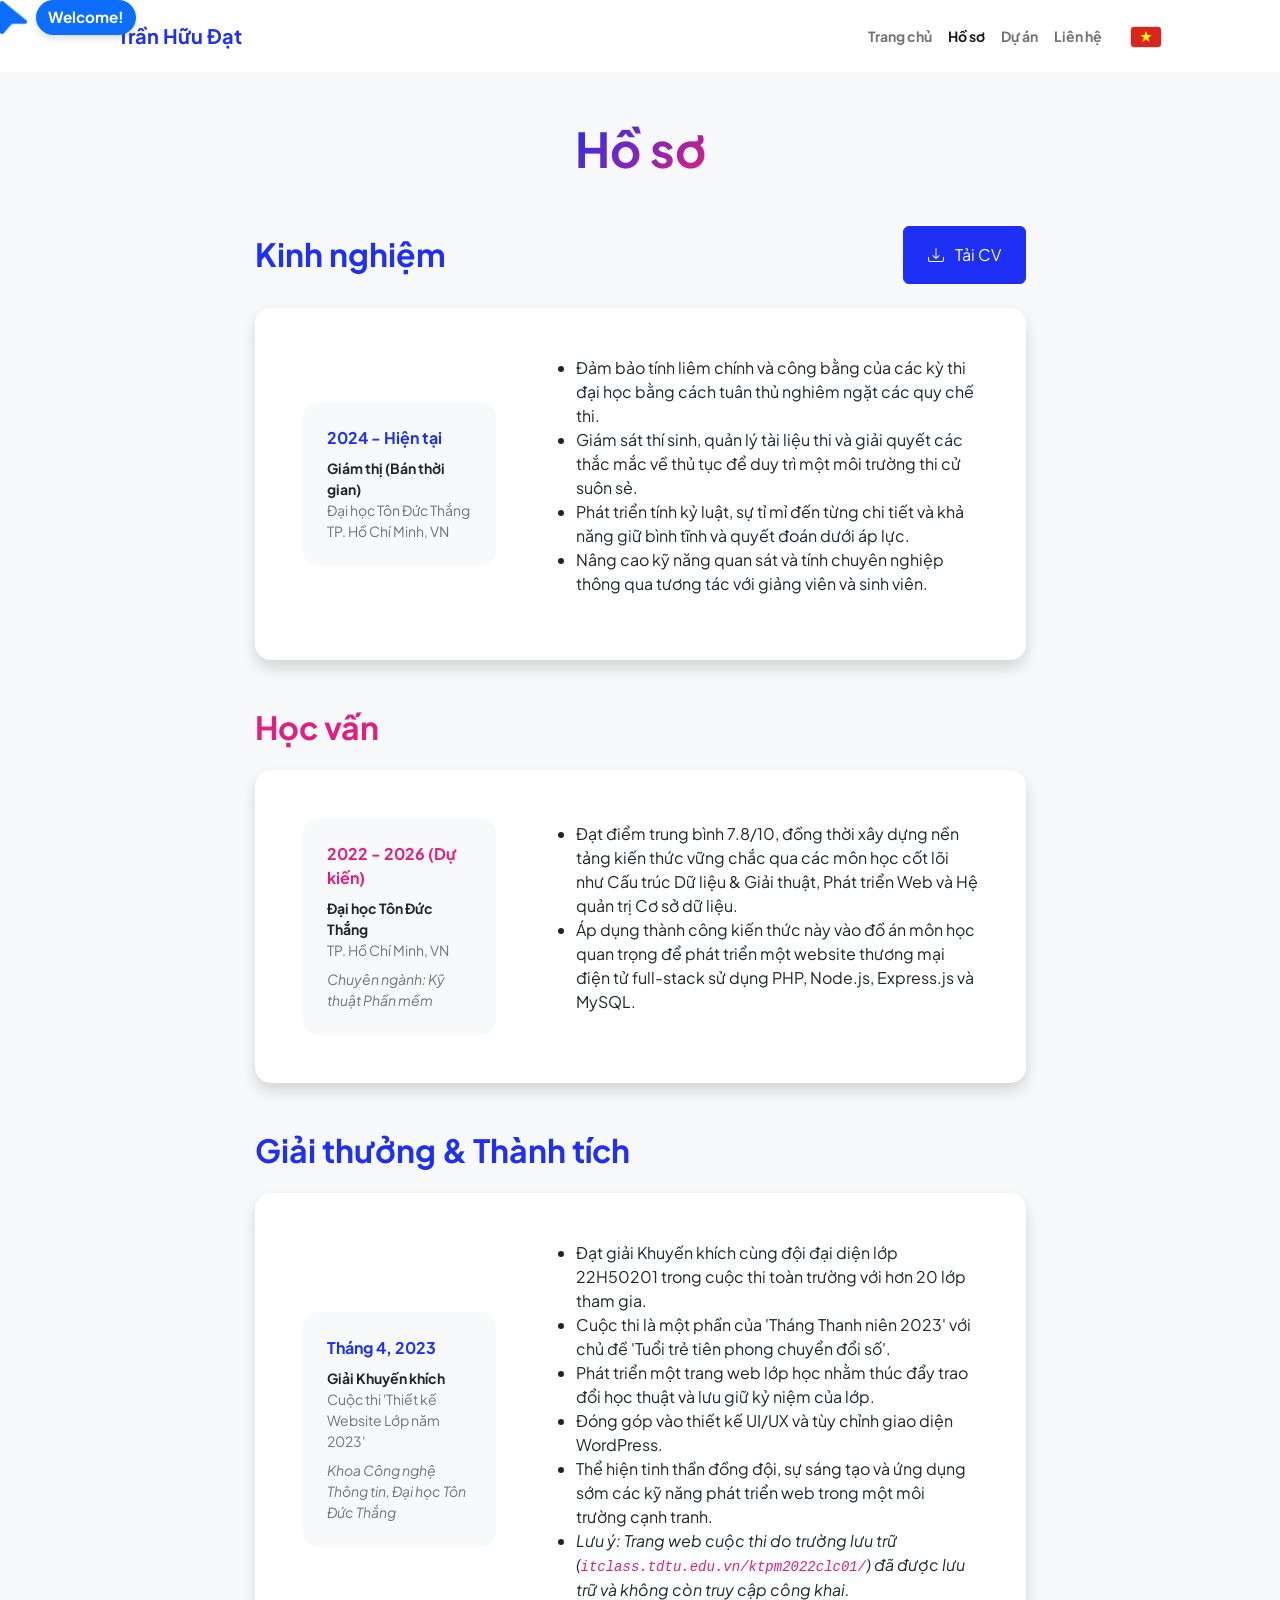
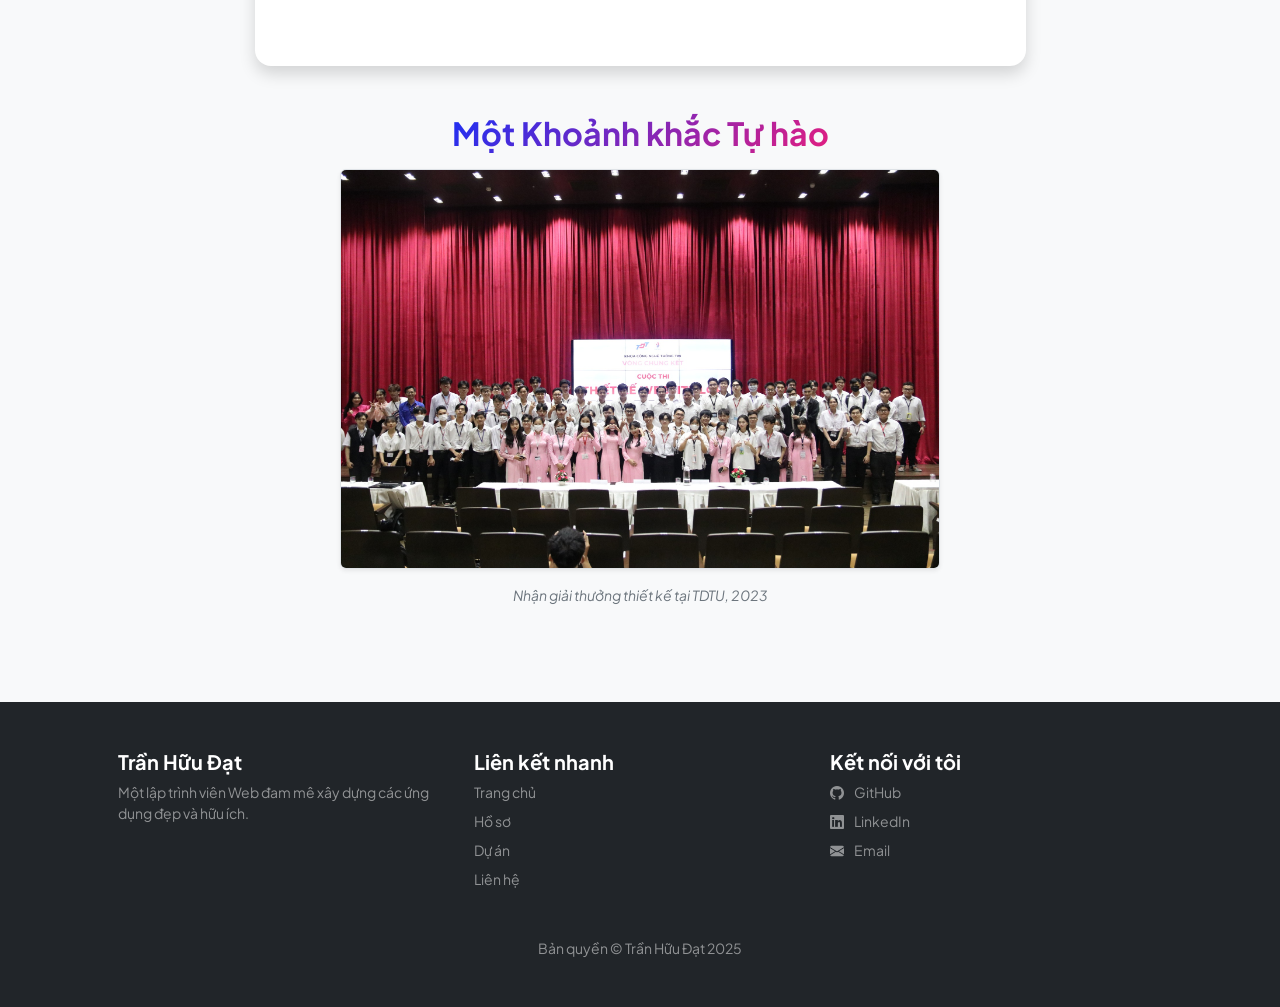
<file: resume.html>
<!DOCTYPE html>
<html lang="vi">

<head>
    <meta charset="utf-8" />
    <meta name="viewport" content="width=device-width, initial-scale=1, shrink-to-fit=no" />
    <meta name="description" content="Hồ sơ của tôi - Trần Hữu Đạt" data-translate-key="metaDescription" />
    <meta name="author" content="Trần Hữu Đạt" />
    <title>Hồ sơ - Trần Hữu Đạt</title>
    <!-- Favicon-->
    <link rel="icon" type="image/png" href="assets/favicon.png" />
    <!-- Custom Google font-->
    <link rel="preconnect" href="https://fonts.googleapis.com" />
    <link rel="preconnect" href="https://fonts.gstatic.com" crossorigin />
    <link
        href="https://fonts.googleapis.com/css2?family=Plus+Jakarta+Sans:wght@100;200;300;400;500;600;700;800;900&display=swap"
        rel="stylesheet" />
    <!-- Bootstrap icons-->
    <link href="https://cdn.jsdelivr.net/npm/bootstrap-icons@1.8.1/font/bootstrap-icons.css" rel="stylesheet" />
    <!-- Core theme CSS (includes Bootstrap)-->
    <link href="css/styles.css" rel="stylesheet" />

    <!-- CSS tùy chỉnh -->
    <style>
        body {
            cursor: none;
            position: relative;
        }

        a,
        button,
        input[type="submit"],
        .form-control,
        .current-flag {
            cursor: url('assets/hand_blue.png'), auto;
        }

        .glimpse-image-wrapper {
            width: 90%;
            max-width: 600px;
            margin-top: 1rem;
            margin-bottom: 1rem;
        }

        @media (max-width: 576px) {
            .glimpse-image-wrapper {
                width: 80%;
            }

            .card-body .row .col-lg-8 ul,
            .card-body .row .col-lg-9 ul {
                padding-left: 1.25rem;
            }

            .card-body .row .col-lg-8 ul li,
            .card-body .row .col-lg-9 ul li,
            .card-body .row .col-lg-8 p,
            .card-body .row .col-lg-9 p {
                font-size: 0.875rem;
                line-height: 1.5;
                margin-bottom: 0.35rem;
            }
        }

        /* CSS CHO NÚT CHUYỂN NGÔN NGỮ */
        .language-switcher {
            position: relative;
            display: inline-block;
            margin-left: 20px;
        }

        .language-switcher .current-flag img {
            width: 32px;
            border-radius: 4px;
            border: 1px solid #ddd;
        }

        .language-dropdown {
            display: none;
            position: absolute;
            top: 120%;
            right: 0;
            background-color: white;
            border-radius: 12px;
            box-shadow: 0 4px 15px rgba(0, 0, 0, 0.15);
            padding: 8px;
            z-index: 1100;
            width: 180px;
            border: 1px solid #eee;
            opacity: 0;
            transform: translateY(10px);
            transition: opacity 0.2s ease-in-out, transform 0.2s ease-in-out;
            pointer-events: none;
        }

        .language-dropdown.show {
            display: block;
            opacity: 1;
            transform: translateY(0);
            pointer-events: auto;
        }

        .language-dropdown a {
            display: flex;
            align-items: center;
            padding: 10px 15px;
            text-decoration: none;
            color: #333;
            font-size: 1rem;
            font-weight: 500;
            border-radius: 8px;
            transition: background-color 0.2s ease;
        }

        .language-dropdown a:hover {
            background-color: #f0f2f5;
        }

        .language-dropdown img {
            width: 24px;
            margin-right: 12px;
            border-radius: 3px;
        }

        /* CSS CHO CON TRỎ TÙY CHỈNH */
        .cursor-element {
            position: fixed;
            display: flex;
            align-items: center;
            pointer-events: none;
            z-index: 1070;
            opacity: 0;
            transition: opacity 0.3s ease-in-out;
        }

        .cursor-element.visible {
            opacity: 1;
        }

        .cursor-element img {
            width: 28px;
            height: auto;
            margin-right: 8px;
        }

        .cursor-element .cursor-text {
            background-color: #0d6efd;
            color: white;
            padding: 6px 12px;
            border-radius: 20px;
            font-size: 0.95em;
            box-shadow: 0 3px 7px rgba(0, 0, 0, 0.15);
            font-weight: bold;
            opacity: 1;
            transition: opacity 0.5s ease-in-out;
        }

        .cursor-element .cursor-text.fade-out {
            opacity: 0;
        }

        /* Thêm vào cuối file CSS của bạn */
        footer.bg-dark a.text-white-50 {
            transition: color 0.3s ease-in-out;
        }

        footer.bg-dark a.text-white-50:hover {
            color: #ffffff !important;
            /* Dùng !important để ghi đè bootstrap nếu cần */
            text-decoration: underline;
        }

        footer a {
            color: #adb5bd;
            /* Màu chữ liên kết trong footer */
            text-decoration: none;
        }
    </style>
</head>

<body class="d-flex flex-column h-100 bg-light">
    <main class="flex-shrink-0">
        <!-- Navigation-->
        <header-placeholder></header-placeholder>

        <!-- Page Content-->
        <div class="container px-5 my-5">
            <div class="text-center mb-5">
                <h1 class="display-5 fw-bolder mb-0"><span class="text-gradient d-inline"
                        data-translate-key="resumeTitle">Hồ sơ</span></h1>
            </div>
            <div class="row gx-5 justify-content-center">
                <div class="col-lg-11 col-xl-9 col-xxl-8">
                    <!-- Experience Section -->
                    <section>
                        <div class="d-flex align-items-center justify-content-between mb-4">
                            <h2 class="text-primary fw-bolder mb-0" data-translate-key="expTitle">Kinh nghiệm</h2>
                            <a class="btn btn-primary px-4 py-3" href="download-resume.html">
                                <div class="d-inline-block bi bi-download me-2"></div>
                                <span data-translate-key="btnDownload">Tải CV</span>
                            </a>
                        </div>

                        <!-- Experience Card for Invigilator -->
                        <div class="card shadow border-0 rounded-4 mb-5">
                            <div class="card-body p-5">
                                <div class="row align-items-center gx-5">
                                    <div class="col text-center text-lg-start mb-4 mb-lg-0">
                                        <div class="bg-light p-4 rounded-4">
                                            <div class="text-primary fw-bolder mb-2" data-translate-key="exp1Date">2024
                                                - Hiện tại</div>
                                            <div class="small fw-bolder" data-translate-key="exp1Role">Giám thị (Bán
                                                thời gian)</div>
                                            <div class="small text-muted" data-translate-key="exp1Company">Đại học Tôn
                                                Đức Thắng</div>
                                            <div class="small text-muted" data-translate-key="exp1Location">TP. Hồ Chí
                                                Minh, VN</div>
                                        </div>
                                    </div>
                                    <div class="col-lg-8">
                                        <div>
                                            <ul>
                                                <li data-translate-key="exp1Desc1">Đảm bảo tính liêm chính và công bằng
                                                    của các kỳ thi đại học bằng cách tuân thủ nghiêm ngặt các quy chế
                                                    thi.</li>
                                                <li data-translate-key="exp1Desc2">Giám sát thí sinh, quản lý tài liệu
                                                    thi và giải quyết các thắc mắc về thủ tục để duy trì một môi trường
                                                    thi cử suôn sẻ.</li>
                                                <li data-translate-key="exp1Desc3">Phát triển tính kỷ luật, sự tỉ mỉ đến
                                                    từng chi tiết và khả năng giữ bình tĩnh và quyết đoán dưới áp lực.
                                                </li>
                                                <li data-translate-key="exp1Desc4">Nâng cao kỹ năng quan sát và tính
                                                    chuyên nghiệp thông qua tương tác với giảng viên và sinh viên.</li>
                                            </ul>
                                        </div>
                                    </div>
                                </div>
                            </div>
                        </div>
                    </section>

                    <!-- Education Section -->
                    <section>
                        <h2 class="text-secondary fw-bolder mb-4" data-translate-key="eduTitle">Học vấn</h2>
                        <div class="card shadow border-0 rounded-4 mb-5">
                            <div class="card-body p-5">
                                <div class="row align-items-center gx-5">
                                    <div class="col text-center text-lg-start mb-4 mb-lg-0">
                                        <div class="bg-light p-4 rounded-4">
                                            <div class="text-secondary fw-bolder mb-2" data-translate-key="edu1Date">
                                                2022 - 2026 (Dự kiến)</div>
                                            <div class="mb-2">
                                                <div class="small fw-bolder" data-translate-key="edu1School">Đại học Tôn
                                                    Đức Thắng</div>
                                                <div class="small text-muted" data-translate-key="edu1Location">TP. Hồ
                                                    Chí Minh, VN</div>
                                            </div>
                                            <div class="fst-italic">
                                                <div class="small text-muted" data-translate-key="edu1Major">Chuyên
                                                    ngành: Kỹ thuật Phần mềm</div>
                                            </div>
                                        </div>
                                    </div>
                                    <div class="col-lg-8">
                                        <ul>
                                            <li data-translate-key="edu1GPA">Đạt điểm trung bình 7.8/10, đồng thời xây
                                                dựng nền tảng kiến thức vững chắc qua các môn học cốt lõi như Cấu trúc
                                                Dữ liệu & Giải thuật, Phát triển Web và Hệ quản trị Cơ sở dữ liệu. </li>
                                            <li data-translate-key="edu2GPA">Áp dụng thành công kiến thức này vào đồ án
                                                môn học quan trọng để phát triển một website thương mại điện tử
                                                full-stack sử dụng PHP, Node.js, Express.js và MySQL.</li>
                                        </ul>

                                    </div>
                                </div>
                            </div>
                        </div>
                    </section>

                    <!-- Awards & Achievements Section -->
                    <section>
                        <h2 class="text-primary fw-bolder mb-4" data-translate-key="awardsTitle">Giải thưởng & Thành
                            tích</h2>
                        <div class="card shadow border-0 rounded-4 mb-5">
                            <div class="card-body p-5">
                                <div class="row align-items-center gx-5">
                                    <div class="col text-center text-lg-start mb-4 mb-lg-0">
                                        <div class="bg-light p-4 rounded-4">
                                            <div class="text-primary fw-bolder mb-2" data-translate-key="award1Date">
                                                Tháng 4, 2023</div>
                                            <div class="small fw-bolder" data-translate-key="award1Prize">Giải Khuyến
                                                khích</div>
                                            <div class="mb-2">
                                                <div class="small text-muted" data-translate-key="award1CompName">Cuộc
                                                    thi "Thiết kế Website Lớp năm 2023"</div>
                                            </div>
                                            <div class="fst-italic">
                                                <div class="small text-muted" data-translate-key="award1Org">Khoa Công
                                                    nghệ Thông tin, Đại học Tôn Đức Thắng</div>
                                            </div>
                                        </div>
                                    </div>
                                    <div class="col-lg-8">
                                        <div>
                                            <ul>
                                                <li data-translate-key="award1Desc1">Đạt giải Khuyến khích cùng đội đại
                                                    diện lớp 22H50201 trong cuộc thi toàn trường với hơn 20 lớp tham
                                                    gia.</li>
                                                <li data-translate-key="award1Desc2">Cuộc thi là một phần của "Tháng
                                                    Thanh niên 2023" với chủ đề "Tuổi trẻ tiên phong chuyển đổi số".
                                                </li>
                                                <li data-translate-key="award1Desc3">Phát triển một trang web lớp học
                                                    nhằm thúc đẩy trao đổi học thuật và lưu giữ kỷ niệm của lớp.</li>
                                                <li data-translate-key="award1Desc4">Đóng góp vào thiết kế UI/UX và tùy
                                                    chỉnh giao diện WordPress.</li>
                                                <li data-translate-key="award1Desc5">Thể hiện tinh thần đồng đội, sự
                                                    sáng tạo và ứng dụng sớm các kỹ năng phát triển web trong một môi
                                                    trường cạnh tranh.</li>
                                                <li data-translate-key="award1Desc6"><em>Lưu ý: Trang web cuộc thi do
                                                        trường lưu trữ (<code>itclass.tdtu.edu.vn/ktpm2022clc01/</code>)
                                                        đã được lưu trữ và không còn truy cập công khai.</em></li>
                                            </ul>
                                        </div>
                                    </div>
                                </div>
                            </div>
                        </div>
                    </section>

                    <!-- Souvenir Photo Section -->
                    <section class="text-center my-5">
                        <h2 class="text-gradient d-inline fw-bolder mb-4" data-translate-key="photoTitle">Một Khoảnh
                            khắc Tự hào</h2>
                        <div class="glimpse-image-wrapper mx-auto">
                            <img src="assets/achive.jpg" alt="A memorable moment - Receiving award at TDTU 2023"
                                class="img-fluid rounded shadow-sm" style="height: auto; border: 1px solid #dee2e6;">
                        </div>
                        <p class="text-muted fst-italic small" data-translate-key="photoCaption">Nhận giải thưởng thiết
                            kế tại TDTU, 2023</p>
                    </section>
                </div>
            </div>
        </div>
    </main>
    <!-- Footer Chuyên nghiệp & Có Cấu trúc -->
    <footer-placeholder></footer-placeholder>

    <!-- Cursor Element HTML -->
    <div class="cursor-element">
        <img src="assets/cursor_blue.png" alt="Custom Cursor Icon">
        <span class="cursor-text">Hữu Đạt</span>
    </div>

    <!-- Bootstrap core JS-->
    <script src="https://cdn.jsdelivr.net/npm/bootstrap@5.2.3/dist/js/bootstrap.bundle.min.js"></script>
    <!-- Core theme JS-->
    <script src="js/scripts.js"></script>
    <script src="js/header.js"></script>
    <script src="js/footer.js"></script>
    <!-- JavaScript tùy chỉnh -->
    <script>
        document.addEventListener('DOMContentLoaded', () => {

            const translations = {
                "en": {
                    "metaDescription": "My Resume - Tran Huu Dat",
                    "navHome": "Home",
                    "navResume": "Resume",
                    "navProjects": "Projects",
                    "navContact": "Contact",
                    "resumeTitle": "Resume",
                    "expTitle": "Experience",
                    "btnDownload": "Download Resume",
                    "exp1Date": "2024 - Present",
                    "exp1Role": "Invigilator (Part-time)",
                    "exp1Company": "Ton Duc Thang University",
                    "exp1Location": "Ho Chi Minh City, VN",
                    "exp1Desc1": "Ensured the integrity and fairness of university examinations by strictly adhering to examination protocols.",
                    "exp1Desc2": "Supervised candidates, managed examination materials, and addressed procedural queries to maintain a smooth testing environment.",
                    "exp1Desc3": "Developed strong discipline, meticulous attention to detail, and the ability to remain composed and decisive under pressure.",
                    "exp1Desc4": "Enhanced observational skills and professionalism through interactions with faculty and students.",
                    "eduTitle": "Education",
                    "edu1Date": "2022 - 2026 (Expected)",
                    "edu1School": "Ton Duc Thang University",
                    "edu1Location": "Ho Chi Minh City, VN",
                    "edu1Major": "Major: Software Engineering",
                    "edu1GPA": "Maintained a GPA of 7.8/10 while gaining a strong foundation in core subjects like Data Structures & Algorithms, Web Development, and Database Systems.",
                    "edu2GPA": "Successfully applied this knowledge in a significant course project to develop a full-stack e-commerce website using PHP, Node.js, Express.js, and MySQL.",
                    "awardsTitle": "Awards & Achievements",
                    "award1Date": "April 2023",
                    "award1Prize": "Consolation Prize",
                    "award1CompName": "'Class Website Design Competition 2023'",
                    "award1Org": "Faculty of Information Technology, Ton Duc Thang University",
                    "award1Desc1": "Achieved a Consolation Prize as part of team representing 22H50201 class in a university-wide competition with over 20 participating classes.",
                    "award1Desc2": "The competition was part of 'Youth Month 2023' under the theme 'Youth Pioneering Digital Transformation'.",
                    "award1Desc3": "Developed a class website aimed at fostering academic exchange and preserving class memories.",
                    "award1Desc4": "Contributed to UI/UX design and WordPress theme customization.",
                    "award1Desc5": "Demonstrated teamwork, creativity, and early application of web development skills in a competitive setting.",
                    "award1Desc6": "<em>Note: The university-hosted competition website (<code>itclass.tdtu.edu.vn/ktpm2022clc01/</code>) has since been archived and is no longer publicly accessible.</em>",
                    "photoTitle": "A Proud Moment",
                    "photoCaption": "Receiving the design award at TDTU, 2023",
                    "footerCopyright": "Copyright © Tran Huu Dat 2024",
                    "footerPrivacy": "Privacy",
                    "footerTerms": "Terms",
                    "footerContact": "Contact",

                    // --- CÁC KEY MỚI CHO FOOTER ---
                    "footerTagline": "A passionate Web Developer dedicated to building beautiful and useful applications.",
                    "footerQuickLinks": "Quick Links",
                    "footerConnect": "Connect with Me",
                    "footerCopyright": "Copyright © Tran Huu Dat 2025"
                },
                "vi": {
                    "metaDescription": "Hồ sơ của tôi - Trần Hữu Đạt",
                    "navHome": "Trang chủ",
                    "navResume": "Hồ sơ",
                    "navProjects": "Dự án",
                    "navContact": "Liên hệ",
                    "resumeTitle": "Hồ sơ",
                    "expTitle": "Kinh nghiệm",
                    "btnDownload": "Tải CV",
                    "exp1Date": "2024 - Hiện tại",
                    "exp1Role": "Giám thị (Bán thời gian)",
                    "exp1Company": "Đại học Tôn Đức Thắng",
                    "exp1Location": "TP. Hồ Chí Minh, VN",
                    "exp1Desc1": "Đảm bảo tính liêm chính và công bằng của các kỳ thi đại học bằng cách tuân thủ nghiêm ngặt các quy chế thi.",
                    "exp1Desc2": "Giám sát thí sinh, quản lý tài liệu thi và giải quyết các thắc mắc về thủ tục để duy trì một môi trường thi cử suôn sẻ.",
                    "exp1Desc3": "Phát triển tính kỷ luật, sự tỉ mỉ đến từng chi tiết và khả năng giữ bình tĩnh và quyết đoán dưới áp lực.",
                    "exp1Desc4": "Nâng cao kỹ năng quan sát và tính chuyên nghiệp thông qua tương tác với giảng viên và sinh viên.",
                    "eduTitle": "Học vấn",
                    "edu1Date": "2022 - 2026 (Dự kiến)",
                    "edu1School": "Đại học Tôn Đức Thắng",
                    "edu1Location": "TP. Hồ Chí Minh, VN",
                    "edu1Major": "Chuyên ngành: Kỹ thuật Phần mềm",
                    "edu1GPA": "Đạt điểm trung bình 7.8/10, đồng thời xây dựng nền tảng kiến thức vững chắc qua các môn học cốt lõi như Cấu trúc Dữ liệu & Giải thuật, Phát triển Web và Hệ quản trị Cơ sở dữ liệu.",
                    "edu2GPA": " Áp dụng thành công kiến thức này vào đồ án môn học quan trọng để phát triển một website thương mại điện tử full-stack sử dụng PHP, Node.js, Express.js và MySQL.",
                    "awardsTitle": "Giải thưởng & Thành tích",
                    "award1Date": "Tháng 4, 2023",
                    "award1Prize": "Giải Khuyến khích",
                    "award1CompName": "Cuộc thi 'Thiết kế Website Lớp năm 2023'",
                    "award1Org": "Khoa Công nghệ Thông tin, Đại học Tôn Đức Thắng",
                    "award1Desc1": "Đạt giải Khuyến khích cùng đội đại diện lớp 22H50201 trong cuộc thi toàn trường với hơn 20 lớp tham gia.",
                    "award1Desc2": "Cuộc thi là một phần của 'Tháng Thanh niên 2023' với chủ đề 'Tuổi trẻ tiên phong chuyển đổi số'.",
                    "award1Desc3": "Phát triển một trang web lớp học nhằm thúc đẩy trao đổi học thuật và lưu giữ kỷ niệm của lớp.",
                    "award1Desc4": "Đóng góp vào thiết kế UI/UX và tùy chỉnh giao diện WordPress.",
                    "award1Desc5": "Thể hiện tinh thần đồng đội, sự sáng tạo và ứng dụng sớm các kỹ năng phát triển web trong một môi trường cạnh tranh.",
                    "award1Desc6": "<em>Lưu ý: Trang web cuộc thi do trường lưu trữ (<code>itclass.tdtu.edu.vn/ktpm2022clc01/</code>) đã được lưu trữ và không còn truy cập công khai.</em>",
                    "photoTitle": "Một Khoảnh khắc Tự hào",
                    "photoCaption": "Nhận giải thưởng thiết kế tại TDTU, 2023",
                    "footerCopyright": "Bản quyền © Trần Hữu Đạt 2024",
                    "footerPrivacy": "Bảo mật",
                    "footerTerms": "Điều khoản",
                    "footerContact": "Liên hệ",
                    // --- CÁC KEY MỚI CHO FOOTER ---
                    "footerTagline": "Một lập trình viên Web đam mê xây dựng các ứng dụng đẹp và hữu ích.",
                    "footerQuickLinks": "Liên kết nhanh",
                    "footerConnect": "Kết nối với tôi",
                    "footerCopyright": "Bản quyền © Trần Hữu Đạt 2025"
                }
            };

            const languageSwitcher = document.querySelector('.language-switcher');
            const currentFlag = languageSwitcher.querySelector('.current-flag');
            const languageDropdown = languageSwitcher.querySelector('.language-dropdown');

            const setLanguage = (lang) => {
                document.querySelectorAll('[data-translate-key]').forEach(element => {
                    const key = element.getAttribute('data-translate-key');
                    if (translations[lang] && translations[lang][key]) {
                        if (element.tagName === 'META') {
                            element.setAttribute('content', translations[lang][key]);
                        } else {
                            element.innerHTML = translations[lang][key];
                        }
                    }
                });

                document.documentElement.lang = lang;
                const flagImg = document.getElementById('current-flag-img');
                flagImg.src = lang === 'en' ? 'assets/en.png' : 'assets/vn.png';
                flagImg.alt = lang === 'en' ? 'English' : 'Tiếng Việt';
                localStorage.setItem('language', lang);
            };

            currentFlag.addEventListener('click', (event) => {
                event.stopPropagation();
                languageDropdown.classList.toggle('show');
            });

            window.addEventListener('click', () => {
                if (languageDropdown.classList.contains('show')) {
                    languageDropdown.classList.remove('show');
                }
            });

            document.querySelectorAll('.lang-option').forEach(item => {
                item.addEventListener('click', (event) => {
                    event.preventDefault();
                    const selectedLang = item.getAttribute('data-lang');
                    setLanguage(selectedLang);
                    languageDropdown.classList.remove('show');
                });
            });

            const savedLang = localStorage.getItem('language') || 'vi';
            setLanguage(savedLang);

            // --- LOGIC CON TRỎ TÙY CHỈNH ---
            const cursorElement = document.querySelector('.cursor-element');
            if (cursorElement) {
                const cursorTextElement = cursorElement.querySelector('.cursor-text');
                const autoTexts = ["Welcome!", "This is my resume", "Let's connect!"];
                let autoTextCurrentIndex = 0;

                function updateCursorPosition(x, y) {
                    if (cursorElement.classList.contains('hidden-by-interaction')) {
                        if (cursorElement.style.opacity !== '0') cursorElement.style.opacity = '0';
                        return;
                    }
                    if (cursorElement.style.opacity !== '1' && cursorElement.classList.contains('visible')) {
                        cursorElement.style.opacity = '1';
                    }
                    cursorElement.style.left = x + 'px';
                    cursorElement.style.top = y + 'px';
                    if (!cursorElement.classList.contains('visible')) {
                        cursorElement.classList.add('visible');
                    }
                }

                function changeCursorTextWithFade(newText) {
                    if (!cursorTextElement || cursorTextElement.isTextFading || cursorTextElement.textContent === newText) return;
                    cursorTextElement.isTextFading = true;
                    cursorTextElement.classList.add('fade-out');
                    setTimeout(() => {
                        cursorTextElement.textContent = newText;
                        cursorTextElement.classList.remove('fade-out');
                        cursorTextElement.isTextFading = false;
                    }, 300);
                }

                function updateAutoCursorText() {
                    changeCursorTextWithFade(autoTexts[autoTextCurrentIndex]);
                    autoTextCurrentIndex = (autoTextCurrentIndex + 1) % autoTexts.length;
                }

                document.addEventListener('mousemove', (e) => updateCursorPosition(e.clientX, e.clientY));

                const interactiveElements = document.querySelectorAll('a, button, input, .form-control, .current-flag');
                interactiveElements.forEach(el => {
                    el.addEventListener('mouseenter', () => cursorElement.classList.add('hidden-by-interaction'));
                    el.addEventListener('mouseleave', () => cursorElement.classList.remove('hidden-by-interaction'));
                });

                updateAutoCursorText();
                setInterval(updateAutoCursorText, 3000);

                setTimeout(() => {
                    if (!cursorElement.classList.contains('hidden-by-interaction')) {
                        cursorElement.classList.add('visible');
                    }
                }, 100);
            }
        });
    </script>
</body>

</html>
</file>
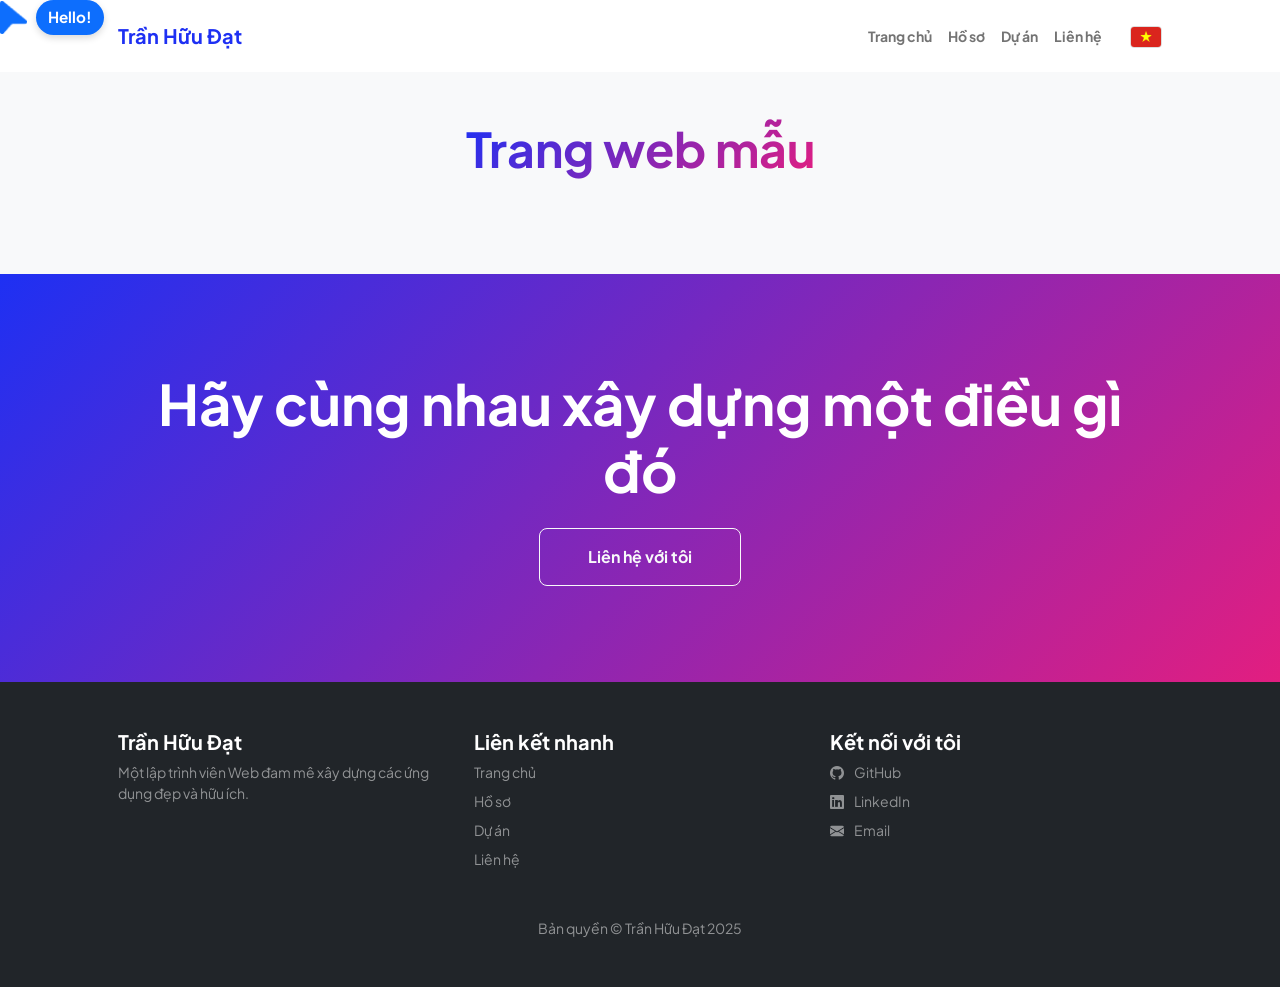
<file: template.html>
<!DOCTYPE html>
<html lang="vi">

<head>
    <meta charset="utf-8" />
    <meta name="viewport" content="width=device-width, initial-scale=1, shrink-to-fit=no" />
    <meta name="description" content="Các dự án và kỹ năng của tôi" data-translate-key="metaDescription" />
    <meta name="author" content="Trần Hữu Đạt" />
    <title>Dự án - Trần Hữu Đạt</title>
    <!-- Favicon-->
    <link rel="icon" type="image/png" href="assets/favicon.png" />
    <!-- Custom Google font-->
    <link rel="preconnect" href="https://fonts.googleapis.com" />
    <link rel="preconnect" href="https://fonts.gstatic.com" crossorigin />
    <link
        href="https://fonts.googleapis.com/css2?family=Plus+Jakarta+Sans:wght@100;200;300;400;500;600;700;800;900&display=swap"
        rel="stylesheet" />
    <!-- Bootstrap icons-->
    <link href="https://cdn.jsdelivr.net/npm/bootstrap-icons@1.8.1/font/bootstrap-icons.css" rel="stylesheet" />
    <!-- Core theme CSS (includes Bootstrap)-->
    <link href="css/styles.css" rel="stylesheet" />

    <!-- CSS đã được gộp và cập nhật cho con trỏ và nút chuyển ngôn ngữ -->
    <style>
        body {
            cursor: none;
            position: relative;
        }

        a,
        button,
        input[type="submit"],
        .form-control,
        .current-flag {
            cursor: url('assets/hand_blue.png'), auto;
        }

        .project-card-image {
            max-width: 150px;
            display: block;
            margin-left: auto;
            margin-right: auto;
        }

        @media (min-width: 768px) {
            .project-card-image {
                max-width: 220px;
                margin-left: 0;
                margin-right: 0;
            }

            .d-flex.flex-md-row>.text-md-start.p-md-0 {
                padding: 1.5rem !important;
            }

            .d-flex.flex-md-row>.p-md-5 {
                padding: 1.5rem !important;
            }
        }

        /* CSS CHO NÚT CHUYỂN NGÔN NGỮ */
        .language-switcher {
            position: relative;
            display: inline-block;
            margin-left: 20px;
        }

        .language-switcher .current-flag img {
            width: 32px;
            border-radius: 4px;
            border: 1px solid #ddd;
        }

        .language-dropdown {
            display: none;
            position: absolute;
            top: 120%;
            right: 0;
            background-color: white;
            border-radius: 12px;
            box-shadow: 0 4px 15px rgba(0, 0, 0, 0.15);
            padding: 8px;
            z-index: 1100;
            width: 180px;
            border: 1px solid #eee;
            opacity: 0;
            transform: translateY(10px);
            transition: opacity 0.2s ease-in-out, transform 0.2s ease-in-out;
            pointer-events: none;
        }

        .language-dropdown.show {
            display: block;
            opacity: 1;
            transform: translateY(0);
            pointer-events: auto;
        }

        .language-dropdown a {
            display: flex;
            align-items: center;
            padding: 10px 15px;
            text-decoration: none;
            color: #333;
            font-size: 1rem;
            font-weight: 500;
            border-radius: 8px;
            transition: background-color 0.2s ease;
        }

        .language-dropdown a:hover {
            background-color: #f0f2f5;
        }

        .language-dropdown img {
            width: 24px;
            margin-right: 12px;
            border-radius: 3px;
        }

        /* CSS CHO CON TRỎ TÙY CHỈNH */
        .cursor-element {
            position: fixed;
            display: flex;
            align-items: center;
            pointer-events: none;
            z-index: 1070;
            opacity: 0;
            transition: opacity 0.3s ease-in-out;
        }

        .cursor-element.visible {
            opacity: 1;
        }

        .cursor-element img {
            width: 28px;
            height: auto;
            margin-right: 8px;
        }

        .cursor-element .cursor-text {
            background-color: #0d6efd;
            color: white;
            padding: 6px 12px;
            border-radius: 20px;
            font-size: 0.95em;
            box-shadow: 0 3px 7px rgba(0, 0, 0, 0.15);
            font-weight: bold;
            opacity: 1;
            transition: opacity 0.5s ease-in-out;
        }

        .cursor-element .cursor-text.fade-out {
            opacity: 0;
        }


        /* Thêm vào cuối file CSS của bạn */
        footer.bg-dark a.text-white-50 {
            transition: color 0.3s ease-in-out;
        }

        footer.bg-dark a.text-white-50:hover {
            color: #ffffff !important;
            /* Dùng !important để ghi đè bootstrap nếu cần */
            text-decoration: underline;
        }

        footer a {
            color: #adb5bd;
            /* Màu chữ liên kết trong footer */
            text-decoration: none;
        }
    </style>
</head>

<body class="d-flex flex-column h-100 bg-light">
    <main class="flex-shrink-0">
        <!-- Navigation-->
        <header-placeholder></header-placeholder>

        <!-- Projects Section -->
        <section class="py-5">
            <div class="container px-5 mb-5">
                <div class="text-center mb-5">
                    <h1 class="display-5 fw-bolder mb-0"><span class="text-gradient d-inline"
                            data-translate-key="templateTitle">Trang web mẫu</span></h1>
                </div>

            </div>
        </section>

        <!-- Call to action section -->
        <section class="py-5 bg-gradient-primary-to-secondary text-white">
            <div class="container px-5 my-5">
                <div class="text-center">
                    <h2 class="display-4 fw-bolder mb-4" data-translate-key="ctaTitle">Hãy cùng nhau xây dựng một điều
                        gì đó</h2>
                    <a class="btn btn-outline-light btn-lg px-5 py-3 fs-6 fw-bolder" href="contact.html"
                        data-translate-key="ctaButton">Liên hệ với tôi</a>
                </div>
            </div>
        </section>
    </main>
    <!-- Footer Chuyên nghiệp & Có Cấu trúc -->
    <footer-placeholder></footer-placeholder>

    <!-- Cursor Element HTML -->
    <div class="cursor-element">
        <img src="assets/cursor_blue.png" alt="Custom Cursor Icon">
        <span class="cursor-text">Hữu Đạt</span>
    </div>

    <!-- Bootstrap core JS-->
    <script src="https://cdn.jsdelivr.net/npm/bootstrap@5.2.3/dist/js/bootstrap.bundle.min.js"></script>
    <!-- Core theme JS-->
    <script src="js/scripts.js"></script>
    <script src="js/header.js"></script>
    <script src="js/footer.js"></script>
    <!-- JavaScript tùy chỉnh cho chuyển đổi ngôn ngữ và con trỏ -->
    <script>
        document.addEventListener('DOMContentLoaded', () => {

            // --- PHẦN 1: LOGIC CHUYỂN NGÔN NGỮ ---

            const translations = {
                "en": {
                    "metaDescription": "My Projects and Skills",
                    "navHome": "Home",
                    "navResume": "Resume",
                    "navProjects": "Projects",
                    "navContact": "Contact",
                    "templateTitle": "Template", 
                    "ctaTitle": "Let's build something together",
                    "ctaButton": "Contact me",
                    // --- CÁC KEY MỚI CHO FOOTER ---
                    "footerTagline": "A passionate Web Developer dedicated to building beautiful and useful applications.",
                    "footerQuickLinks": "Quick Links",
                    "footerConnect": "Connect with Me",
                    "footerCopyright": "Copyright © Tran Huu Dat 2025"
                },
                "vi": {
                    "metaDescription": "Các dự án và kỹ năng của tôi",
                    "navHome": "Trang chủ",
                    "navResume": "Hồ sơ",
                    "navProjects": "Dự án",
                    "navContact": "Liên hệ",
                    "ctaTitle": "Hãy cùng nhau xây dựng một điều gì đó",
                    "ctaButton": "Liên hệ với tôi",
                    "templateTitle": "Trang web mẫu",
                    "templateTitle": "Trang web mẫu",
                    // --- CÁC KEY MỚI CHO FOOTER ---
                    "footerTagline": "Một lập trình viên Web đam mê xây dựng các ứng dụng đẹp và hữu ích.",
                    "footerQuickLinks": "Liên kết nhanh",
                    "footerConnect": "Kết nối với tôi",
                    "footerCopyright": "Bản quyền © Trần Hữu Đạt 2025"
                }
            };

            const languageSwitcher = document.querySelector('.language-switcher');
            const currentFlag = languageSwitcher.querySelector('.current-flag');
            const languageDropdown = languageSwitcher.querySelector('.language-dropdown');

            const setLanguage = (lang) => {
                document.querySelectorAll('[data-translate-key]').forEach(element => {
                    const key = element.getAttribute('data-translate-key');
                    if (translations[lang] && translations[lang][key]) {
                        if (element.tagName === 'META' && element.name === 'description') {
                            element.setAttribute('content', translations[lang][key]);
                        } else {
                            element.innerHTML = translations[lang][key];
                        }
                    }
                });

                document.documentElement.lang = lang;
                const flagImg = document.getElementById('current-flag-img');
                if (lang === 'en') {
                    flagImg.src = 'assets/en.png';
                    flagImg.alt = 'English';
                } else {
                    flagImg.src = 'assets/vn.png';
                    flagImg.alt = 'Tiếng Việt';
                }
                localStorage.setItem('language', lang);
            };

            currentFlag.addEventListener('click', (event) => {
                event.stopPropagation();
                languageDropdown.classList.toggle('show');
            });

            window.addEventListener('click', () => {
                if (languageDropdown.classList.contains('show')) {
                    languageDropdown.classList.remove('show');
                }
            });

            document.querySelectorAll('.lang-option').forEach(item => {
                item.addEventListener('click', (event) => {
                    event.preventDefault();
                    const selectedLang = item.getAttribute('data-lang');
                    setLanguage(selectedLang);
                    languageDropdown.classList.remove('show');
                });
            });

            const savedLang = localStorage.getItem('language') || 'vi';
            setLanguage(savedLang);

            // --- PHẦN 2: LOGIC CON TRỎ TÙY CHỈNH ---
            const cursorElement = document.querySelector('.cursor-element');
            if (cursorElement) {
                const cursorTextElement = cursorElement.querySelector('.cursor-text');
                const autoTexts = ["Hello!", "I'm Huu Dat", "Welcome to my projects!"];
                let autoTextCurrentIndex = 0;

                function updateCursorPosition(x, y) {
                    if (cursorElement.classList.contains('hidden-by-interaction')) {
                        if (cursorElement.style.opacity !== '0') cursorElement.style.opacity = '0';
                        return;
                    }
                    if (cursorElement.style.opacity !== '1' && cursorElement.classList.contains('visible')) {
                        cursorElement.style.opacity = '1';
                    }
                    cursorElement.style.left = x + 'px';
                    cursorElement.style.top = y + 'px';
                    if (!cursorElement.classList.contains('visible')) {
                        cursorElement.classList.add('visible');
                    }
                }

                function changeCursorTextWithFade(newText) {
                    if (!cursorTextElement || cursorTextElement.isTextFading || cursorTextElement.textContent === newText) return;
                    cursorTextElement.isTextFading = true;
                    cursorTextElement.classList.add('fade-out');
                    setTimeout(() => {
                        cursorTextElement.textContent = newText;
                        cursorTextElement.classList.remove('fade-out');
                        cursorTextElement.isTextFading = false;
                    }, 300);
                }

                function updateAutoCursorText() {
                    changeCursorTextWithFade(autoTexts[autoTextCurrentIndex]);
                    autoTextCurrentIndex = (autoTextCurrentIndex + 1) % autoTexts.length;
                }

                document.addEventListener('mousemove', (e) => updateCursorPosition(e.clientX, e.clientY));

                const interactiveElements = document.querySelectorAll('a, button, input, .form-control, .current-flag');
                interactiveElements.forEach(el => {
                    el.addEventListener('mouseenter', () => cursorElement.classList.add('hidden-by-interaction'));
                    el.addEventListener('mouseleave', () => cursorElement.classList.remove('hidden-by-interaction'));
                });

                updateAutoCursorText();
                setInterval(updateAutoCursorText, 3000);

                setTimeout(() => {
                    if (!cursorElement.classList.contains('hidden-by-interaction')) {
                        cursorElement.classList.add('visible');
                    }
                }, 100);
            }
        });
    </script>
</body>

</html>
</file>
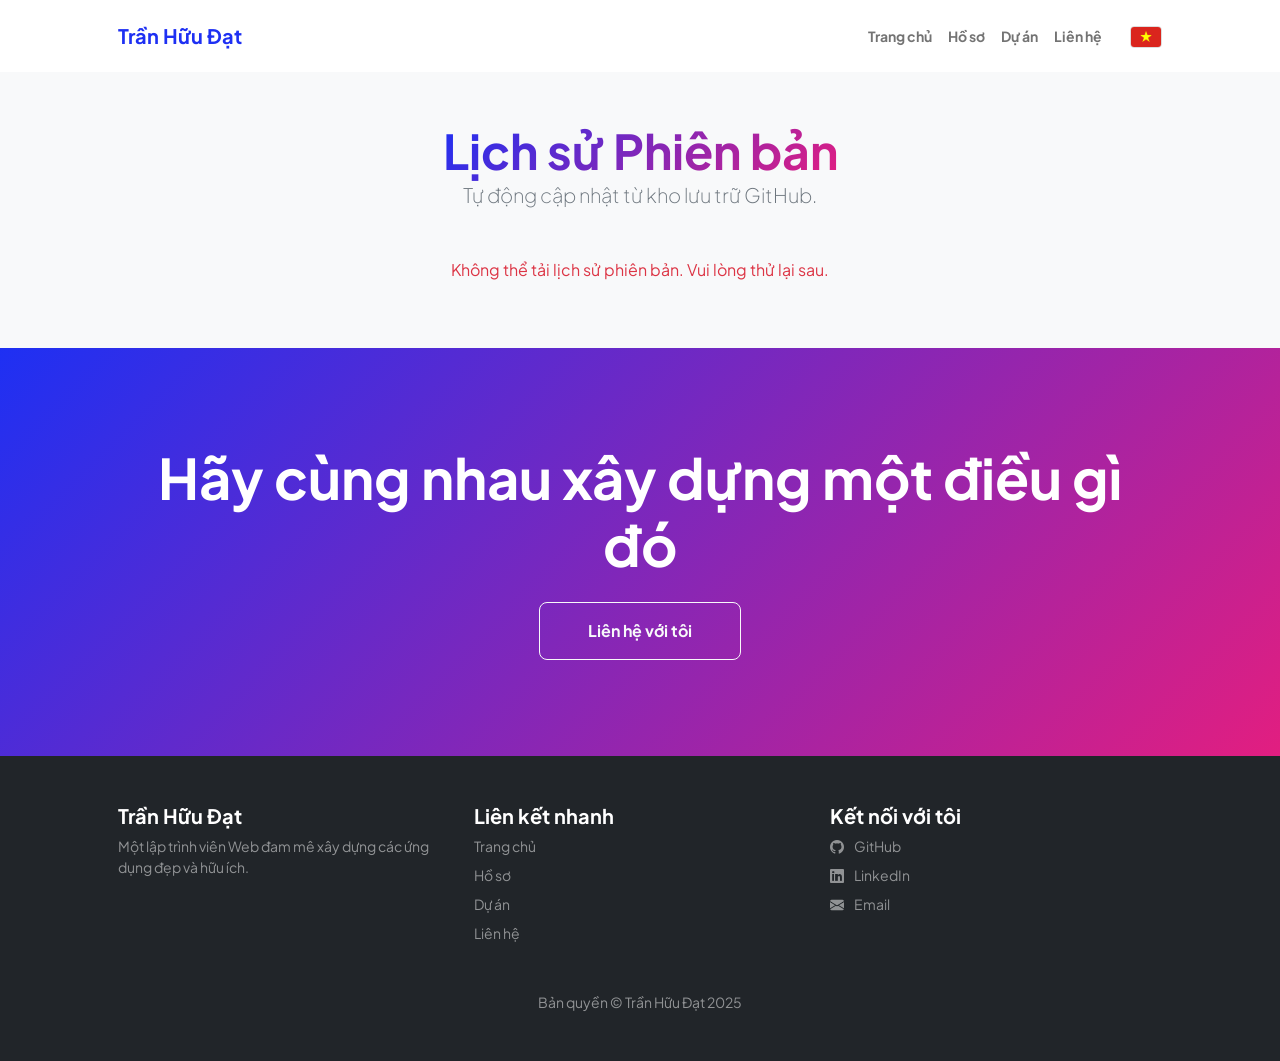
<file: version.html>
<!DOCTYPE html>
<html lang="vi">

<head>
    <meta charset="utf-8" />
    <meta name="viewport" content="width=device-width, initial-scale=1, shrink-to-fit=no" />
    <meta name="description" content="Lịch sử phiên bản tự động cập nhật từ GitHub"
        data-translate-key="metaDescription" />
    <meta name="author" content="Trần Hữu Đạt" />
    <title>Lịch sử phiên bản - Trần Hữu Đạt</title>
    <!-- Favicon-->
    <link rel="icon" type="image/png" href="assets/favicon.png" />
    <!-- Custom Google font-->
    <link rel="preconnect" href="https://fonts.googleapis.com" />
    <link rel="preconnect" href="https://fonts.gstatic.com" crossorigin />
    <link
        href="https://fonts.googleapis.com/css2?family=Plus+Jakarta+Sans:wght@100;200;300;400;500;600;700;800;900&display=swap"
        rel="stylesheet" />
    <!-- Bootstrap icons-->
    <link href="https://cdn.jsdelivr.net/npm/bootstrap-icons@1.8.1/font/bootstrap-icons.css" rel="stylesheet" />
    <!-- Core theme CSS (includes Bootstrap)-->
    <link href="css/styles.css" rel="stylesheet" />

    <!-- CSS (giữ nguyên như cũ) -->
    <style>
        body {
            /* cursor: none; */
            position: relative;
        }

        a,
        button,
        input[type="submit"],
        .form-control,
        .current-flag {
            cursor: url('assets/hand_blue.png'), auto;
        }

        /* =================================
           CSS CHO GIAO DIỆN TIMELINE
           ================================= */
        .timeline-section {
            padding: 50px 0;
        }

        .timeline-container {
            position: relative;
            padding: 20px 0;
        }

        .timeline-container::before {
            content: '';
            position: absolute;
            top: 0;
            left: 20px;
            width: 4px;
            height: 100%;
            background-color: #e9ecef;
            /* Light grey line */
        }

        .timeline-item {
            padding: 10px 0 30px 60px;
            position: relative;
        }

        .timeline-item:last-child {
            padding-bottom: 10px;
        }

        .timeline-icon {
            content: '';
            position: absolute;
            width: 20px;
            height: 20px;
            border-radius: 50%;
            left: 10px;
            top: 18px;
            transform: translateY(-50%);
            z-index: 1;
            border: 4px solid #f8f9fa;
            /* Match body background */
            background-color: var(--bs-primary);
        }

        .timeline-content h3 {
            font-size: 1.25rem;
            font-weight: 700;
            color: #212529;
            margin-bottom: 10px;
        }

        .timeline-content ul {
            list-style: none;
            padding-left: 0;
            margin-bottom: 0;
        }

        .timeline-content ul li {
            background-color: #fff;
            border: 1px solid #dee2e6;
            border-radius: 0.375rem;
            margin-bottom: 0.75rem;
            transition: transform 0.2s ease-in-out, box-shadow 0.2s ease-in-out;
        }

        .timeline-content ul li:hover {
            transform: translateY(-3px);
            box-shadow: 0 4px 15px rgba(0, 0, 0, .07);
        }

        .commit-link {
            display: block;
            padding: 0.75rem 1.25rem;
            text-decoration: none;
            color: #343a40;
            font-weight: 500;
        }

        /* Thêm vào cuối file CSS của bạn */
        footer.bg-dark a.text-white-50 {
            transition: color 0.3s ease-in-out;
        }

        footer.bg-dark a.text-white-50:hover {
            color: #ffffff !important;
            /* Dùng !important để ghi đè bootstrap nếu cần */
            text-decoration: underline;
        }

        footer a {
            color: #adb5bd;
            /* Màu chữ liên kết trong footer */
            text-decoration: none;
        }
    </style>
</head>

<body class="d-flex flex-column h-100 bg-light">
    <!-- Phần HTML của header và navigation giữ nguyên -->
    <main class="flex-shrink-0">
        <!-- Navigation-->
        <header-placeholder></header-placeholder>

        <section class="timeline-section">
            <div class="container px-5">
                <div class="text-center mb-5">
                    <h1 class="display-5 fw-bolder mb-0"><span class="text-gradient d-inline">Lịch sử Phiên bản</span>
                    </h1>
                    <p class="lead fw-light text-muted">Tự động cập nhật từ kho lưu trữ GitHub.</p>
                </div>
                <div class="row justify-content-center">
                    <div class="col-lg-10 col-xl-9">
                        <div id="timeline-container">
                            <p class="text-center text-muted">Đang tải lịch sử phiên bản...</p>
                        </div>
                    </div>
                </div>
            </div>
        </section>
        <section class="py-5 bg-gradient-primary-to-secondary text-white">
            <div class="container px-5 my-5">
                <div class="text-center">
                    <h2 class="display-4 fw-bolder mb-4">Hãy cùng nhau xây dựng một điều gì đó</h2>
                    <a class="btn btn-outline-light btn-lg px-5 py-3 fs-6 fw-bolder" href="contact.html">Liên hệ với
                        tôi</a>
                </div>
            </div>
        </section>
    </main>
    <!-- Footer Chuyên nghiệp & Có Cấu trúc -->
    <footer-placeholder></footer-placeholder>

    <!-- Cursor Element HTML -->
    <!-- <div class="cursor-element">
        <img src="assets/cursor_blue.png" alt="Custom Cursor Icon">
        <span class="cursor-text">Hữu Đạt</span>
    </div> -->

    <!-- Bootstrap core JS-->
    <script src="https://cdn.jsdelivr.net/npm/bootstrap@5.2.3/dist/js/bootstrap.bundle.min.js"></script>
    <script src="js/header.js"></script>
    <script src="js/footer.js"></script>
    <!-- Custom JavaScript for fetching commits -->
    <script>
        document.addEventListener('DOMContentLoaded', () => {
            const owner = 'TranHuuDat2004';
            const repo = 'TranHuuDat2004.github.io';
            // THAY ĐỔI CHÍNH Ở ĐÂY: Thêm "?per_page=100"
            const apiUrl = `https://api.github.com/repos/${owner}/${repo}/commits?per_page=100`;
            const timelineContainer = document.getElementById('timeline-container');

            async function fetchAndDisplayCommits() {
                try {
                    const response = await fetch(apiUrl);
                    if (!response.ok) {
                        throw new Error(`Lỗi từ GitHub API: ${response.status} ${response.statusText}`);
                    }
                    const commits = await response.json();

                    const groupedCommits = commits.reduce((acc, commitData) => {
                        const commitDate = new Date(commitData.commit.author.date);
                        const formattedDate = new Intl.DateTimeFormat('vi-VN').format(commitDate);
                        const commit = {
                            message: commitData.commit.message,
                            url: commitData.html_url
                        };
                        if (!acc[formattedDate]) {
                            acc[formattedDate] = [];
                        }
                        acc[formattedDate].push(commit);
                        return acc;
                    }, {});

                    let timelineHtml = '';
                    for (const date in groupedCommits) {
                        timelineHtml += `
                            <div class="timeline-item">
                                <div class="timeline-icon"></div>
                                <div class="timeline-content">
                                    <h3>Cập nhật ngày ${date}</h3>
                                    <ul>
                        `;

                        groupedCommits[date].forEach(commit => {
                            timelineHtml += `
                                <li>
                                    <a href="${commit.url}" target="_blank" rel="noopener noreferrer" class="commit-link">
                                        ${commit.message}
                                    </a>
                                </li>
                            `;
                        });

                        timelineHtml += `
                                    </ul>
                                </div>
                            </div>
                        `;
                    }

                    if (timelineHtml === '') {
                        timelineContainer.innerHTML = '<p class="text-center">Không tìm thấy commit nào.</p>';
                    } else {
                        timelineContainer.innerHTML = timelineHtml;
                    }

                } catch (error) {
                    console.error('Lỗi khi tải dữ liệu commits:', error);
                    timelineContainer.innerHTML = '<p class="text-center text-danger">Không thể tải lịch sử phiên bản. Vui lòng thử lại sau.</p>';
                }
            }

            fetchAndDisplayCommits();


            // --- PHẦN 1: LOGIC CHUYỂN NGÔN NGỮ ---

            const translations = {
                "en": {
                    "metaDescription": "My Projects and Skills",
                    "navHome": "Home",
                    "navResume": "Resume",
                    "navProjects": "Projects",
                    "navContact": "Contact",
                    "projectsTitle": "My Projects",
                    "fullstackTitle": "Full-Stack Websites",
                    "brickshopTitle": "BrickShop - E-commerce",
                    "brickshopDesc": "Engineered an e-commerce hub for building block enthusiasts (Qman, Keeppley, LEGO). Features seamless product browsing, secure checkout, order management, and a dedicated admin dashboard.",
                    "zstyleTitle": "ZStyle - Clothing E-commerce",
                    "zstyleDesc": "Developed a foundational e-commerce website for clothing as a course project, implementing core functionalities for users to explore fashion items.",
                    "frontendTitle": "GitHub Pages & Frontend",
                    "puzzleTitle": "Puzzle & Image Tools Suite",
                    "puzzleDesc": "An engaging web application featuring an interactive jigsaw puzzle and practical image manipulation tools (square cropper, grid splitter, resizer).",
                    "mymusicTitle": "MyMusic Player Interface",
                    "mymusicDesc": "A sleek, modern online music player interface inspired by platforms like Spotify, showcasing UI/UX design and front-end proficiency with a focus on responsive and interactive experience.",
                    "mlTitle": "Machine Learning",
                    "signatureTitle": "Signature Verification System",
                    "signatureDesc": "Developed a model to authenticate handwritten signatures using Machine Learning techniques in Google Colab, achieving high accuracy in identifying genuine and forged signatures.",
                    "btnViewRepo": "View Repository",
                    "btnLiveDemo": "Live Demo",
                    "ctaTitle": "Let's build something together",
                    "ctaButton": "Contact me",
                    "footerCopyright": "Copyright © Tran Huu Dat 2024",
                    "footerPrivacy": "Privacy",
                    "footerTerms": "Terms",
                    "footerContact": "Contact",
                    "btnViewDetail": "View Details",
                    "animetvTitle": "ANIME.TV - World of Anime & Manga",
                    "animetvDesc": "A Crunchyroll-inspired static website built to explore and enjoy Anime & Manga content. Features video player, image/GIF galleries, manga reader. A personal project for learning and skill development.",
                    "templateTitle": "Template",
                    // --- CÁC KEY MỚI CHO FOOTER ---
                    "footerTagline": "A passionate Web Developer dedicated to building beautiful and useful applications.",
                    "footerQuickLinks": "Quick Links",
                    "footerConnect": "Connect with Me",
                    "footerCopyright": "Copyright © Tran Huu Dat 2025"
                },
                "vi": {
                    "metaDescription": "Các dự án và kỹ năng của tôi",
                    "navHome": "Trang chủ",
                    "navResume": "Hồ sơ",
                    "navProjects": "Dự án",
                    "navContact": "Liên hệ",
                    "projectsTitle": "Các Dự án của Tôi",
                    "fullstackTitle": "Trang web Full-Stack",
                    "brickshopTitle": "BrickShop - Thương mại điện tử",
                    "brickshopDesc": "Xây dựng một trung tâm thương mại điện tử cho những người đam mê đồ chơi lắp ráp (Qman, Keeppley, LEGO). Các tính năng bao gồm duyệt sản phẩm liền mạch, thanh toán an toàn, quản lý đơn hàng và trang quản trị riêng.",
                    "zstyleTitle": "ZStyle - Thương mại điện tử Thời trang",
                    "zstyleDesc": "Phát triển một trang web thương mại điện tử cơ bản về quần áo trong khuôn khổ đồ án môn học, triển khai các chức năng cốt lõi để người dùng khám phá các mặt hàng thời trang.",
                    "frontendTitle": "GitHub Pages & Frontend",
                    "puzzleTitle": "Bộ Công cụ Xếp hình & Hình ảnh",
                    "puzzleDesc": "Một ứng dụng web hấp dẫn bao gồm trò chơi xếp hình tương tác và các công cụ xử lý ảnh thực tế (cắt ảnh vuông, chia lưới, thay đổi kích thước).",
                    "mymusicTitle": "Giao diện Trình phát nhạc MyMusic",
                    "mymusicDesc": "Một giao diện trình phát nhạc trực tuyến đẹp mắt, hiện đại, lấy cảm hứng từ các nền tảng như Spotify, thể hiện khả năng thiết kế UI/UX và kỹ năng frontend với trọng tâm vào trải nghiệm tương tác và đáp ứng (responsive).",
                    "mlTitle": "Học Máy (Machine Learning)",
                    "signatureTitle": "Hệ thống Xác thực Chữ ký",
                    "signatureDesc": "Phát triển một mô hình để xác thực chữ ký viết tay bằng các kỹ thuật Học máy trong Google Colab, đạt độ chính xác cao trong việc xác định chữ ký thật và giả mạo.",
                    "btnViewRepo": "Xem Kho lưu trữ",
                    "btnLiveDemo": "Xem trực tiếp",
                    "ctaTitle": "Hãy cùng nhau xây dựng một điều gì đó",
                    "ctaButton": "Liên hệ với tôi",
                    "footerCopyright": "Bản quyền © Trần Hữu Đạt 2024",
                    "footerPrivacy": "Bảo mật",
                    "footerTerms": "Điều khoản",
                    "footerContact": "Liên hệ",
                    "btnViewDetail": "Xem thông tin chi tiết",
                    "animetvTitle": "ANIME.TV - Thế giới Anime & Manga",
                    "animetvDesc": "Một trang web tĩnh lấy cảm hứng từ Crunchyroll, được xây dựng để khám phá và thưởng thức nội dung Anime & Manga. Bao gồm trình phát video, thư viện ảnh/GIF, đọc truyện. Dự án cá nhân nhằm mục đích học hỏi và rèn luyện kỹ năng.",
                    "templateTitle": "Trang web mẫu",
                    // --- CÁC KEY MỚI CHO FOOTER ---
                    "footerTagline": "Một lập trình viên Web đam mê xây dựng các ứng dụng đẹp và hữu ích.",
                    "footerQuickLinks": "Liên kết nhanh",
                    "footerConnect": "Kết nối với tôi",
                    "footerCopyright": "Bản quyền © Trần Hữu Đạt 2025"
                }
            };

            const languageSwitcher = document.querySelector('.language-switcher');
            const currentFlag = languageSwitcher.querySelector('.current-flag');
            const languageDropdown = languageSwitcher.querySelector('.language-dropdown');

            const setLanguage = (lang) => {
                document.querySelectorAll('[data-translate-key]').forEach(element => {
                    const key = element.getAttribute('data-translate-key');
                    if (translations[lang] && translations[lang][key]) {
                        if (element.tagName === 'META' && element.name === 'description') {
                            element.setAttribute('content', translations[lang][key]);
                        } else {
                            element.innerHTML = translations[lang][key];
                        }
                    }
                });

                document.documentElement.lang = lang;
                const flagImg = document.getElementById('current-flag-img');
                if (lang === 'en') {
                    flagImg.src = 'assets/en.png';
                    flagImg.alt = 'English';
                } else {
                    flagImg.src = 'assets/vn.png';
                    flagImg.alt = 'Tiếng Việt';
                }
                localStorage.setItem('language', lang);
            };

            currentFlag.addEventListener('click', (event) => {
                event.stopPropagation();
                languageDropdown.classList.toggle('show');
            });

            window.addEventListener('click', () => {
                if (languageDropdown.classList.contains('show')) {
                    languageDropdown.classList.remove('show');
                }
            });

            document.querySelectorAll('.lang-option').forEach(item => {
                item.addEventListener('click', (event) => {
                    event.preventDefault();
                    const selectedLang = item.getAttribute('data-lang');
                    setLanguage(selectedLang);
                    languageDropdown.classList.remove('show');
                });
            });

            const savedLang = localStorage.getItem('language') || 'vi';
            setLanguage(savedLang);

            // --- PHẦN 2: LOGIC CON TRỎ TÙY CHỈNH ---
            const cursorElement = document.querySelector('.cursor-element');
            if (cursorElement) {
                const cursorTextElement = cursorElement.querySelector('.cursor-text');
                const autoTexts = ["Hello!", "I'm Huu Dat", "Welcome to my projects!"];
                let autoTextCurrentIndex = 0;

                function updateCursorPosition(x, y) {
                    if (cursorElement.classList.contains('hidden-by-interaction')) {
                        if (cursorElement.style.opacity !== '0') cursorElement.style.opacity = '0';
                        return;
                    }
                    if (cursorElement.style.opacity !== '1' && cursorElement.classList.contains('visible')) {
                        cursorElement.style.opacity = '1';
                    }
                    cursorElement.style.left = x + 'px';
                    cursorElement.style.top = y + 'px';
                    if (!cursorElement.classList.contains('visible')) {
                        cursorElement.classList.add('visible');
                    }
                }

                function changeCursorTextWithFade(newText) {
                    if (!cursorTextElement || cursorTextElement.isTextFading || cursorTextElement.textContent === newText) return;
                    cursorTextElement.isTextFading = true;
                    cursorTextElement.classList.add('fade-out');
                    setTimeout(() => {
                        cursorTextElement.textContent = newText;
                        cursorTextElement.classList.remove('fade-out');
                        cursorTextElement.isTextFading = false;
                    }, 300);
                }

                function updateAutoCursorText() {
                    changeCursorTextWithFade(autoTexts[autoTextCurrentIndex]);
                    autoTextCurrentIndex = (autoTextCurrentIndex + 1) % autoTexts.length;
                }

                document.addEventListener('mousemove', (e) => updateCursorPosition(e.clientX, e.clientY));

                const interactiveElements = document.querySelectorAll('a, button, input, .form-control, .current-flag');
                interactiveElements.forEach(el => {
                    el.addEventListener('mouseenter', () => cursorElement.classList.add('hidden-by-interaction'));
                    el.addEventListener('mouseleave', () => cursorElement.classList.remove('hidden-by-interaction'));
                });

                updateAutoCursorText();
                setInterval(updateAutoCursorText, 3000);

                setTimeout(() => {
                    if (!cursorElement.classList.contains('hidden-by-interaction')) {
                        cursorElement.classList.add('visible');
                    }
                }, 100);
            }
        });



    </script>
</body>

</html>
</file>
<file: css/github.css>
.project-card-image {
            max-width: 150px;
            /* Kích thước logo trên mobile */
            /* margin-bottom: 1rem; Khoảng cách với text khi ở dạng cột (nếu ảnh ở trên) */
            /* Nếu ảnh ở bên, margin-bottom không cần thiết khi flex-direction: column */
            display: block;
            /* Loại bỏ khoảng trắng thừa nếu là ảnh inline */
            margin-left: auto;
            /* Căn giữa ảnh trên mobile nếu text-align:center cho div cha */
            margin-right: auto;
        }

        .featured-projects h2 {
            text-align: center;
            color: #fff;
            margin-bottom: 2rem;
        }

        .projects-grid {
            display: grid;
            grid-template-columns: repeat(auto-fill, minmax(300px, 1fr));
            gap: 1.5rem;
            max-width: 1200px;
            margin: 0 auto;
            padding: 0 1rem;
        }

        .project-card {
            background-color: white;

            border-radius: 6px;
            padding: 1.5rem;
            display: flex;
            flex-direction: column;
            justify-content: space-between;
        }

        .card-header {
            display: flex;
            justify-content: space-between;
            align-items: center;
            margin-bottom: 0.75rem;
        }

        .project-title {
            font-size: 1.25rem;
            font-weight: 600;
            color: #58a6ff;
            /* Màu tiêu đề */
        }

        .external-link-icon svg {
            width: 16px;
            height: 16px;
            fill: #8b949e;
        }

        .project-description {
            font-size: 0.875rem;
            color: #8b949e;
            margin-bottom: 1rem;
            flex-grow: 1;
            /* Để description chiếm không gian còn lại */
            line-height: 1.5;
        }

        .card-footer {
            display: flex;
            justify-content: space-between;
            align-items: center;
            font-size: 0.875rem;
            color: #8b949e;
        }

        .project-language {
            display: flex;
            align-items: center;
        }

        .language-dot {
            width: 12px;
            height: 12px;
            border-radius: 50%;
            margin-right: 6px;
        }

        .language-dot.ruby {
            background-color: #701516;
        }

        .language-dot.css {
            background-color: #563d7c;
        }

        .language-dot.html {
            background-color: #e34c26;
        }

        .language-dot.javascript {
            background-color: #f1e05a;
        }

        .language-dot.unknown, .language-dot.jupyter-notebook {
            background-color: #ccc;
        }

        .language-dot.php {
            background-color: #777BB4;
        }

        .language-dot.dart {
            background-color: #00B4AB;
        }

        .language-dot.java {
            background-color: #b07219;
        }

        .language-dot.nodejs {
            background-color: #339933;
        }

        .language-dot.ejs {
            background-color: #a91e50;
        }

        /* Thêm các ngôn ngữ/công nghệ khác nếu cần */
        .language-dot.python {
            background-color: #3572A5;
            /* Xanh dương của Python */
        }

        .language-dot.csharp {
            /* Cho C# */
            background-color: #178600;
            /* Xanh lá cây đậm */
        }

        .language-dot.swift {
            background-color: #FA7343;
            /* Cam của Swift */
        }

        .language-dot.kotlin {
            background-color: #7F52FF;
            /* Tím của Kotlin */
        }

        .language-dot.go {
            background-color: #00ADD8;
            /* Xanh da trời của Go */
        }

        .language-dot.typescript {
            background-color: #3178c6;
            /* Xanh dương của TypeScript */
        }

        .project-stats span {
            margin-left: 1rem;
        }

        .project-stats .stars::before {
            content: '⭐';
            margin-right: 4px;
        }

        /* Hoặc dùng SVG icon */
        .project-stats .forks::before {
            content: '🍴';
            margin-right: 4px;
        }
</file>
<file: css/animation.css>
/* Import fonts từ Google Fonts */
@import url('https://fonts.googleapis.com/css2?family=Fredoka:wght@300;400;500;600;700&family=Poppins:wght@300;400;500;600;700;800&family=Quicksand:wght@300;400;500;600;700&display=swap');

* {
    margin: 0;
    padding: 0;
    box-sizing: border-box;
}

/* body {
    font-family: 'Poppins', 'Segoe UI', Tahoma, Geneva, Verdana, sans-serif;
    background: linear-gradient(135deg,
            #ff9a9e 0%,
            #fecfef 15%,
            #ffecd2 30%,
            #fcb69f 45%,
            #ff6b6b 60%,
            #ee5a52 75%,
            #d63384 90%,
            #b91c1c 100%); */

    /* Hiệu ứng nền Gradient chính */


    /* background: linear-gradient(-45deg, #ee7752, #e73c7e, #23a6d5, #23d5ab); */

    /* background: linear-gradient(135deg, #1e30f3 0%, #e21e80 100%); */

    /* background: linear-gradient(125deg,
            #ff6b6b,
            /* Đỏ hồng 
            #ff9a8b,
            /* Cam nhạt 
            #fecfef,
            /* Hồng phấn 
            #ffda07,
            /* Vàng 
            #a8e6cf,
            /* Xanh bạc hà 
            #23d5ab,
            /* Xanh lá cây sáng 
            #23a6d5,
            /* Xanh dương 
            #a1c4fd,
            /* Xanh da trời nhạt 
            #c6a9e8,
            /* Tím Lavender 
            #e73c7e
            /* Hồng đậm 
        ); */


    /* background-size: 400% 400%;
    /* Kích thước của gradient lớn hơn viewport để có thể di chuyển */
    /* animation: gradient-animation 10s ease infinite; */
    /* Gọi animation để chạy nền */
    /* color: #333; */
    /* Đảm bảo màu chữ mặc định dễ đọc */

    /* min-height: 100vh;
    display: flex;
    align-items: center;
    justify-content: center;
    position: relative;
    overflow-x: hidden; */
/* } */ 

/* Định nghĩa chuyển động của gradient
@keyframes gradient-animation {
    0% {
        background-position: 0% 50%;
    }

    50% {
        background-position: 100% 50%;
    }

    100% {
        background-position: 0% 50%;
    }
} */

/* Hiệu ứng nền màu nước */
/* body::before {
    content: '';
    position: fixed;
    top: 0;
    left: 0;
    width: 100%;
    height: 100%;
    background:
        radial-gradient(circle at 20% 20%, rgba(255, 182, 193, 0.4) 0%, transparent 50%),
        radial-gradient(circle at 80% 30%, rgba(255, 105, 97, 0.3) 0%, transparent 50%),
        radial-gradient(circle at 40% 70%, rgba(255, 192, 203, 0.5) 0%, transparent 50%),
        radial-gradient(circle at 70% 80%, rgba(220, 20, 60, 0.3) 0%, transparent 50%),
        radial-gradient(circle at 10% 60%, rgba(255, 20, 147, 0.4) 0%, transparent 50%);
    filter: blur(40px);
    animation: watercolor 20s ease-in-out infinite alternate;
    z-index: -2;
} */

/* === CSS CHO NỀN ĐỘNG ĐA PHIÊN BẢN === */

/* --- 1. NỀN MẶC ĐỊNH CHO MÀN HÌNH LỚN (DESKTOP-FIRST) --- */
body {
    font-family: 'Poppins', 'Segoe UI', Tahoma, Geneva, Verdana, sans-serif;
    /* 
     * Nền gradient chảy màu SÁNG NHẠT cho desktop.
     * Các màu được chọn để tạo cảm giác nhẹ nhàng, chuyên nghiệp.
    */
    background: linear-gradient(125deg, 
        #fde6e6, /* Hồng rất nhạt */
        #e9e7fd, /* Tím rất nhạt */
        #d8f5fa, /* Xanh dương rất nhạt */
        #fff4e0  /* Cam rất nhạt */
    );
    background-size: 400% 400%;
    animation: GentleFlow 25s ease-in-out infinite;
    min-height: 100vh;
    display: flex;
    align-items: center;
    justify-content: center;
    position: relative;
    overflow-x: hidden;
    transition: linear-gradient 0.5s ease; /* Thêm transition để chuyển nền mượt hơn */
}

@keyframes GentleFlow {
    0% { background-position: 0% 50%; }
    50% { background-position: 100% 50%; }
    100% { background-position: 0% 50%; }
}


/* --- 2. THAY ĐỔI NỀN CHO MÀN HÌNH NHỎ (MOBILE) --- */
/* Áp dụng các quy tắc này khi chiều rộng màn hình từ 992px trở xuống */
@media (max-width: 992px) {
    body {
        /* 
         * Ghi đè bằng nền gradient ĐẬM và RỰC RỠ hơn cho mobile.
         * Đây là mã gradient gốc của bạn.
        */
        background: linear-gradient(135deg,
            #ff9a9e 0%,
            #fecfef 15%,
            #ffecd2 30%,
            #fcb69f 45%,
            #ff6b6b 60%,
            #ee5a52 75%,
            #d63384 90%,
            #b91c1c 100%);
        background-size: 600% 600%; /* Giữ nguyên kích thước và animation của nền đậm */
        /* animation: RainbowFlow 20s ease-in-out infinite; */
    }

    /* Keyframe cho nền đậm (có thể đã có, nếu chưa thì thêm vào) */
    @keyframes RainbowFlow {
        0% { background-position: 0% 50%; }
        50% { background-position: 100% 50%; }
        100% { background-position: 0% 50%; }
    }
}


/* --- 3. LỚP PHỦ VÀ HIỆU ỨNG GIẤY (Giữ nguyên) --- */
/* Hiệu ứng màu nước và giấy nhám vẫn áp dụng cho cả hai nền */
body::before {
    content: '';
    position: fixed;
    top: 0; left: 0; width: 100%; height: 100%;
    background:
        radial-gradient(circle at 20% 20%, rgba(255, 182, 193, 0.2) 0%, transparent 50%),
        radial-gradient(circle at 80% 30%, rgba(255, 105, 97, 0.15) 0%, transparent 50%);
    filter: blur(40px);
    animation: watercolor 5s ease-in-out infinite alternate;
    z-index: -2;
}

/* Hiệu ứng giấy nhám */
body::after {
    content: '';
    position: fixed;
    top: 0;
    left: 0;
    width: 100%;
    height: 100%;
    background: url('data:image/svg+xml,<svg xmlns="http://www.w3.org/2000/svg" viewBox="0 0 1000 1000"><defs><filter id="roughpaper" x="0%" y="0%" width="100%" height="100%"><feTurbulence result="noise" baseFrequency="0.04" numOctaves="5" seed="1"/><feDiffuseLighting in="noise" lighting-color="white" surfaceScale="1"><feDistantLight azimuth="45" elevation="60"/></feDiffuseLighting></filter></defs><rect width="100%" height="100%" filter="url(%23roughpaper)" opacity="0.03"/></svg>') repeat;
    z-index: -1;
}

@keyframes watercolor {
    0% {
        filter: blur(40px) hue-rotate(0deg);
        transform: scale(1);
    }

    50% {
        filter: blur(50px) hue-rotate(10deg);
        transform: scale(1.05);
    }

    100% {
        filter: blur(35px) hue-rotate(-10deg);
        transform: scale(1.02);
    }
}

.container {
    max-width: 1200px;
    width: 100%;
    margin: 0 auto;
    padding: 20px;
    display: grid;
    grid-template-columns: 1fr 1fr;
    gap: 40px;
    align-items: center;
    min-height: 100vh;
}

.left-section {
    background: rgba(255, 255, 255, 0.95);
    backdrop-filter: blur(25px);
    border-radius: 35px;
    padding: 52px;
    box-shadow: 0 30px 60px rgba(220, 38, 38, 0.15), 0 8px 25px rgba(0, 0, 0, 0.08), inset 0 1px 0 rgba(255, 255, 255, 0.6);
    border: 2px solid rgba(255, 182, 193, 0.3);
    position: relative;
    overflow: hidden;
}

.left-section::before {
    content: '';
    position: absolute;
    top: 0;
    left: 0;
    right: 0;
    height: 8px;
    background: linear-gradient(90deg, #ff6b6b 0%, #ff8a80 25%, #ff5722 50%, #e91e63 75%, #d63384 100%);
    border-radius: 35px 35px 0 0;
}

.left-section::after {
    content: '';
    position: absolute;
    top: -50%;
    right: -50%;
    width: 200%;
    height: 200%;
    background: conic-gradient(from 0deg, transparent, rgba(255, 182, 193, 0.08), transparent);
    animation: rotate 15s linear infinite;
    z-index: -1;
}

@keyframes rotate {
    0% {
        transform: rotate(0deg);
    }

    100% {
        transform: rotate(360deg);
    }
}

.right-section {
    background: rgba(255, 255, 255, 0.15);
    backdrop-filter: blur(25px);
    border-radius: 35px;
    padding: 52px;
    border: 2px solid rgba(255, 255, 255, 0.3);
    display: flex;
    flex-direction: column;
    align-items: center;
    justify-content: center;
    text-align: center;
    position: relative;
    overflow: hidden;
}

.right-section::before {
    content: '';
    position: absolute;
    top: -50%;
    left: -50%;
    width: 200%;
    height: 200%;
    background: linear-gradient(45deg, transparent, rgba(255, 255, 255, 0.1), transparent);
    animation: shine 6s ease-in-out infinite;
}

@keyframes shine {
    0% {
        transform: translateX(-100%) translateY(-100%) rotate(45deg);
    }

    100% {
        transform: translateX(100%) translateY(100%) rotate(45deg);
    }
}

.logo {
    display: flex;
    align-items: center;
    gap: 15px;
    margin-bottom: 32px;
}

.logo h1 {
    font-size: 28px;
    font-weight: 800;
    font-family: 'Fredoka', 'Segoe UI', sans-serif;
    background: linear-gradient(45deg, #2d3748, #4a5568, #1a202c);
    -webkit-background-clip: text;
    -webkit-text-fill-color: transparent;
    background-clip: text;
    margin: 0;
    text-shadow: 2px 2px 4px rgba(0, 0, 0, 0.1);
}

.main-title {
    position: relative;
    /* Bắt buộc để định vị icon */
    display: inline-block;
    /* Giúp khối bao vừa vặn với chữ */
    padding-right: 35px;
    /* Tạo không gian cho icon */
}

.main-title::after {
    content: '🛠️';
    /* Hoặc bạn có thể dùng '✨', '💻' */
    font-size: 24px;
    /* Điều chỉnh kích thước icon */
    position: absolute;
    /* Định vị tuyệt đối so với .main-title */
    right: 0;
    top: 50%;
    transform: translateY(-50%);
    /* Căn giữa icon theo chiều dọc */
    animation: pulse-glow 3s ease-in-out infinite;
    /* Thêm hiệu ứng lấp lánh nếu muốn */
}

.subtitle {
    font-size: 16px;
    color: #64748b;
    margin-bottom: 32px;
    line-height: 1.6;
    font-weight: 500;
}

.instruction,
.warning {
    border-radius: 18px;
    padding: 24px;
    margin-bottom: 24px;
    position: relative;
    border-left: 6px solid;
    box-shadow: 0 6px 20px rgba(0, 0, 0, 0.1);
}

.instruction {
    background: linear-gradient(135deg, #fef2f2 0%, #fdf2f8 100%);
    border-left-color: #ef4444;
}

.warning {
    background: linear-gradient(135deg, #fef3c7 0%, #fde68a 100%);
    border-left-color: #f59e0b;
}

.instruction h3,
.warning h3 {
    font-size: 18px;
    font-weight: 700;
    margin-bottom: 12px;
    font-family: 'Quicksand', 'Segoe UI', sans-serif;
}

.instruction h3 {
    color: #dc2626;
}

.warning h3 {
    color: #92400e;
}

.instruction p,
.warning p {
    font-size: 15px;
    line-height: 1.6;
    margin: 0;
    font-weight: 500;
}

.instruction p {
    color: #991b1b;
}

.warning p {
    color: #78350f;
}

.btn {
    display: inline-flex;
    align-items: center;
    gap: 12px;
    padding: 18px 36px;
    border: none;
    border-radius: 20px;
    font-weight: 700;
    font-size: 16px;
    cursor: pointer;
    transition: all 0.4s cubic-bezier(0.4, 0, 0.2, 1);
    text-decoration: none;
    box-shadow: 0 8px 25px rgba(0, 0, 0, 0.15);
    position: relative;
    overflow: hidden;
    font-family: 'Quicksand', 'Segoe UI', sans-serif;
}

.btn::before {
    content: '';
    position: absolute;
    top: 0;
    left: -100%;
    width: 100%;
    height: 100%;
    background: linear-gradient(90deg, transparent, rgba(255, 255, 255, 0.3), transparent);
    transition: left 0.6s ease;
}

.btn:hover::before {
    left: 100%;
}

.btn-primary {
    background: linear-gradient(135deg, #ff6b6b 0%, #ff8a80 25%, #e91e63 50%, #d63384 100%);
    color: white;
    box-shadow: 0 10px 30px rgba(255, 107, 107, 0.4);
    border: 2px solid rgba(255, 255, 255, 0.2);
}

.btn-primary:hover {
    transform: translateY(-4px) scale(1.05);
    box-shadow: 0 15px 40px rgba(255, 107, 107, 0.6);
}

.footer {
    margin-top: 32px;
    padding-top: 24px;
    border-top: 2px solid rgba(255, 182, 193, 0.3);
    font-size: 14px;
    color: #64748b;
    font-weight: 600;
}

.footer ul {
    list-style: none;
    display: flex;
    flex-wrap: wrap;
    gap: 20px;
    justify-content: center;
}

.footer li {
    display: flex;
    align-items: center;
    gap: 8px;
}

.footer li a:hover {
    color: #d63384;
}

.anime-illustration {
    width: 280px;
    height: 280px;
    margin-bottom: 40px;
    background: linear-gradient(135deg, #ff6b6b 0%, #ff8a80 25%, #e91e63 50%, #d63384 75%, #b91c1c 100%);
    border-radius: 50%;
    display: flex;
    align-items: center;
    justify-content: center;
    box-shadow: 0 30px 60px rgba(255, 107, 107, 0.4), 0 10px 30px rgba(233, 30, 99, 0.3), inset 0 5px 0 rgba(255, 255, 255, 0.2);
    animation: anime-float 4s ease-in-out infinite;
    position: relative;
    overflow: hidden;
    border: 4px solid rgba(255, 255, 255, 0.3);
    padding: 8px;
}

.anime-illustration img {
    width: 100%;
    height: 100%;
    object-fit: cover;
    border-radius: 50%;
}

@keyframes anime-float {

    0%,
    100% {
        transform: translateY(0px) rotate(0deg);
    }

    50% {
        transform: translateY(-15px) rotate(5deg);
    }
}

.right-section h3 {
    font-size: 28px;
    font-weight: 800;
    margin-bottom: 20px;
    font-family: 'Fredoka', 'Segoe UI', sans-serif;
    text-shadow: 2px 2px 4px rgba(0, 0, 0, 0.3);
}

.right-section p {
    font-size: 16px;
    margin-bottom: 36px;
    opacity: 0.95;
    line-height: 1.6;
    font-weight: 500;
}

.feature-list {
    list-style: none;
    margin-bottom: 32px;
    padding-left: 0;
}

.feature-list li {
    margin-bottom: 20px;
}

.feature-list li a {
    transition: transform 0.3s ease;
}

.feature-list li a:hover {
    transform: scale(1.1) translateX(10px);
}

.feature-list span {
    font-weight: 600;
    font-size: 16px;
}

/* Hiệu ứng hạt bay */
.particles {
    position: fixed;
    top: 0;
    left: 0;
    width: 100%;
    height: 100%;
    pointer-events: none;
    z-index: -1;
}

.particle {
    position: absolute;
    width: 4px;
    height: 4px;
    background: rgba(255, 107, 107, 0.6);
    border-radius: 50%;
    animation: float-particle 15s linear infinite;
}

@keyframes float-particle {
    0% {
        transform: translateY(100vh) rotate(0deg);
        opacity: 0;
    }

    10% {
        opacity: 1;
    }

    90% {
        opacity: 1;
    }

    100% {
        transform: translateY(-100vh) rotate(360deg);
        opacity: 0;
    }
}

/* Responsive cho di động */
@media (max-width: 992px) {

    /* Thay đổi breakpoint để bố cục 1 cột sớm hơn */
    .container {
        grid-template-columns: 1fr;
        gap: 20px;
        padding: 16px;
    }

    .left-section,
    .right-section {
        padding: 32px 24px;
    }

    .main-title {
        font-size: 28px;
    }

    .anime-illustration {
        width: 180px;
        height: 180px;
    }

    .right-section {
        order: -1;
    }

    /* Đưa cột phải lên đầu trên di động */
    .right-section h3 {
        font-size: 24px;
    }
}


/* === CSS CHO NÚT CHUYỂN NGÔN NGỮ === */
.language-switcher-container {
    position: fixed;
    top: 20px;
    right: 20px;
    z-index: 1000;
}

.language-switcher {
    position: relative;
    display: inline-block;
}

.language-switcher .current-flag {
    cursor: pointer;
}

.language-switcher .current-flag img {
    width: 38px;
    height: auto;
    border-radius: 8px;
    border: 2px solid rgba(255, 255, 255, 0.7);
    box-shadow: 0 4px 15px rgba(0, 0, 0, 0.2);
    transition: transform 0.3s ease;
}

.language-switcher .current-flag:hover img {
    transform: scale(1.1);
}

.language-dropdown {
    display: none;
    position: absolute;
    top: 120%;
    right: 0;
    background-color: rgba(255, 255, 255, 0.95);
    backdrop-filter: blur(10px);
    border-radius: 12px;
    box-shadow: 0 8px 30px rgba(0, 0, 0, 0.15);
    padding: 8px;
    z-index: 1100;
    width: 180px;
    border: 1px solid rgba(255, 255, 255, 0.5);
    opacity: 0;
    transform: translateY(10px);
    transition: opacity 0.2s ease-in-out, transform 0.2s ease-in-out;
    pointer-events: none;
}

.language-dropdown.show {
    display: block;
    opacity: 1;
    transform: translateY(0);
    pointer-events: auto;
}

.language-dropdown a {
    display: flex;
    align-items: center;
    padding: 10px 15px;
    text-decoration: none;
    color: #4A5568;
    font-size: 1rem;
    font-weight: 600;
    border-radius: 8px;
    transition: background-color 0.2s ease, color 0.2s ease;
}

.language-dropdown a:hover {
    background-color: rgba(255, 107, 107, 0.2);
    color: #d63384;
}

.language-dropdown img {
    width: 24px;
    margin-right: 12px;
    border-radius: 3px;
}

/* === CSS CHO HIỆU ỨNG ICON NHẤP NHÁY === */

/* Áp dụng animation cho tất cả các icon có class .animated-icon */
.animated-icon {
    display: inline-block;
    /* Bắt buộc để transform hoạt động */
    animation: pulse-glow 3s ease-in-out infinite;
    /* Gán một độ trễ khác nhau cho mỗi icon để chúng không nháy cùng lúc */
}

.feature-list li:nth-child(1) .animated-icon {
    animation-delay: 0s;
}

.feature-list li:nth-child(2) .animated-icon {
    animation-delay: 0.5s;
}

.feature-list li:nth-child(3) .animated-icon {
    animation-delay: 1s;
}

.feature-list li:nth-child(4) .animated-icon {
    animation-delay: 1.5s;
}


/* Keyframes animation (có thể dùng lại từ code cũ nếu có) */
@keyframes pulse-glow {

    0%,
    100% {
        transform: scale(1);
        filter: drop-shadow(0 2px 4px rgba(220, 38, 38, 0.3));
    }

    50% {
        transform: scale(1.2);
        /* Tăng độ nảy lên một chút */
        filter: drop-shadow(0 4px 12px rgba(220, 38, 38, 0.5));
    }
}
</file>
